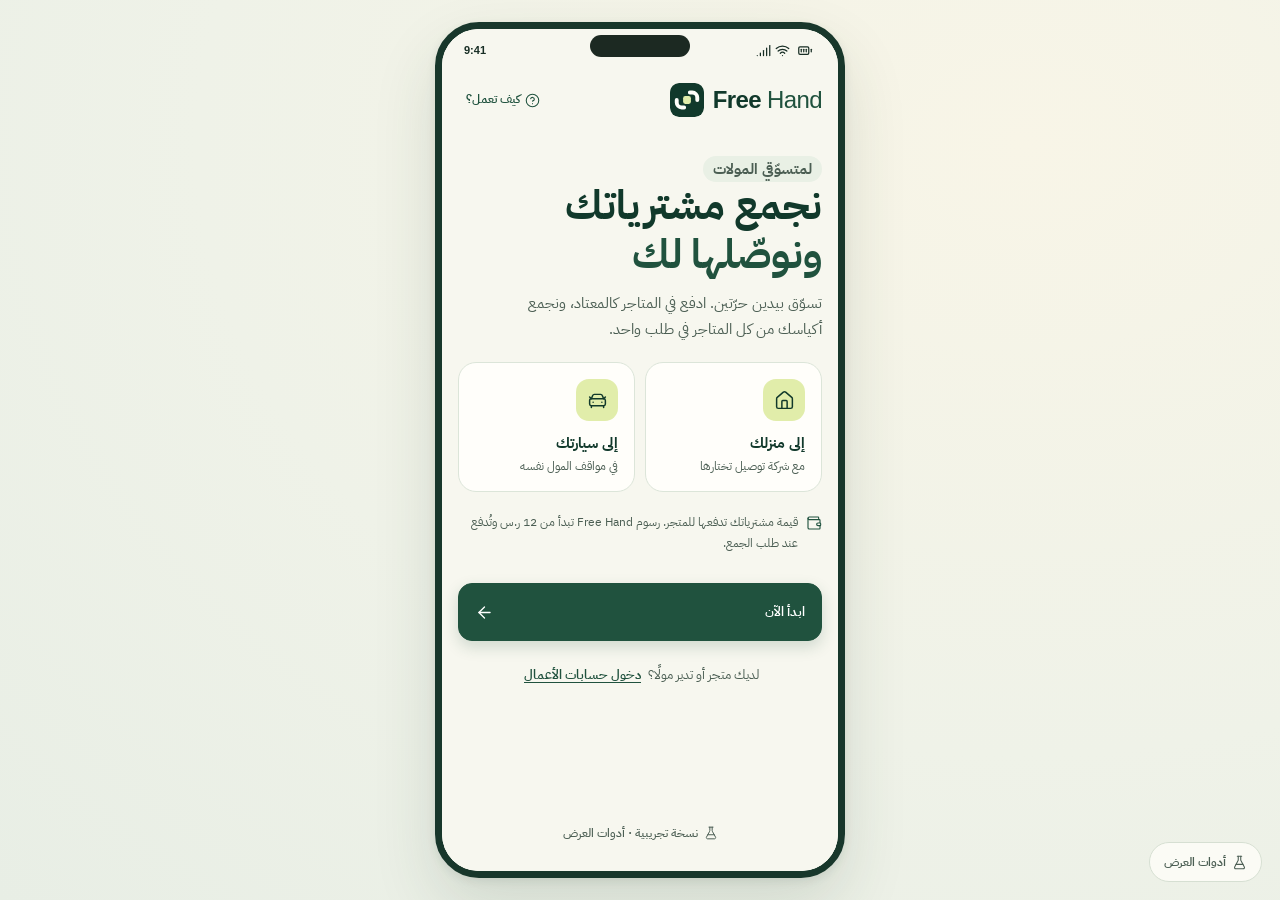
<file: index.html>
<!doctype html>
<html lang="ar" dir="rtl">
<head>
<meta charset="utf-8"><meta name="viewport" content="width=device-width,initial-scale=1,viewport-fit=cover">
<meta name="theme-color" content="#11392b"><meta name="description" content="تسوّق من المتاجر المشاركة واجمع مشترياتك في طلب واحد إلى منزلك أو موقف سيارتك.">
<title>Free Hand | جمع وتوصيل مشتريات المول</title>
<link rel="icon" type="image/svg+xml" href="assets/favicon.svg"><link rel="apple-touch-icon" href="assets/brand/free-hand-icon.svg">
<link rel="stylesheet" href="fonts.css?v=24"><link rel="stylesheet" href="app.css?v=24"><link rel="stylesheet" href="unified.css?v=24"><link rel="stylesheet" href="visit.css?v=24">
<link rel="stylesheet" href="assets/leaflet.css?v=24"><link rel="stylesheet" href="location.css?v=24"><link rel="stylesheet" href="saved-places.css?v=24"><link rel="stylesheet" href="design.css?v=24"></head>
<body class="unified-app">
<div id="studio">
  <header class="studio-header"><a class="studio-brand" href="#" aria-label="Free Hand"><span class="brand-symbol"><i data-lucide="shopping-bag"></i></span><strong dir="ltr">freehand</strong></a><div class="studio-heading"><span class="studio-kicker">PRODUCT EXPERIENCE / 01</span><h1>تطبيق يبدأ معك، من أول خطوة.</h1></div><span class="studio-demo"><span></span> نموذج تفاعلي للعرض فقط</span><button id="map-toggle" class="studio-icon" aria-label="فتح خريطة الصفحات"><i data-lucide="panel-right"></i></button></header>
  <div class="studio-layout">
    <aside id="journey-panel"><div class="panel-title"><span>خريطة التجربة</span><span id="screen-count"></span></div><label class="studio-label" for="role-picker">الواجهة</label><select id="role-picker"><option value="customer">تطبيق العميل</option><option value="merchant">بوابة المتجر</option><option value="operations">تطبيق العمليات</option><option value="delivery">شريك التوصيل</option><option value="mall">إدارة المول</option><option value="admin">إدارة Free Hand</option></select><div id="screen-tree"></div><div class="panel-bottom"><button id="restart-demo"><i data-lucide="rotate-ccw"></i> إعادة الرحلة من البداية</button><p>البيانات والأسعار افتراضية. لا تُرسل رسائل أو تُحصّل مبالغ فعلية.</p></div></aside>
    <section class="prototype-stage" aria-label="معاينة التطبيق"><div class="stage-toolbar"><div class="view-switch"><button data-view="phone" aria-pressed="true"><i data-lucide="smartphone"></i> جوال</button><button data-view="web" aria-pressed="false"><i data-lucide="monitor"></i> شاشة واسعة</button></div><div class="stage-buttons"><button id="presentation-toggle" aria-label="توسيع العرض"><i data-lucide="maximize-2"></i></button><button id="stage-options" aria-label="خيارات العرض"><i data-lucide="sliders-horizontal"></i></button></div></div>
      <div id="device" data-view="phone"><div class="device-notch" aria-hidden="true"></div><div id="phone-app"><div id="system-bar"><span dir="ltr">9:41</span><div><i data-lucide="signal"></i><i data-lucide="wifi"></i><i data-lucide="battery-full"></i></div></div><div id="app-header"></div><main id="app-screen"></main><div id="app-cta"></div><nav id="app-nav" aria-label="تنقل التطبيق"></nav><div id="app-overlay" hidden></div><div id="app-toast" role="status" aria-live="polite" hidden></div></div></div>
      <div class="stage-caption"><span id="current-screen-label">شاشة الافتتاح</span><span id="current-screen-id" dir="ltr">LAUNCH</span></div>
    </section>
    <aside id="context-panel"><div class="context-title">مسار العرض</div><h2 id="context-heading">من فتح التطبيق<br>إلى أول طلب.</h2><p id="context-description">تجربة متصلة يمكنك استعراضها خطوة بخطوة، أو القفز لأي شاشة من خريطة الصفحات.</p><div class="context-actions"><button id="walkthrough-start"><i data-lucide="play"></i><span>ابدأ من فتح التطبيق</span><i data-lucide="arrow-left"></i></button><button id="sample-shopping"><i data-lucide="shopping-bag"></i><span>جرّب جلسة فيها مشتريات</span><i data-lucide="arrow-left"></i></button><button id="sample-order"><i data-lucide="route"></i><span>جرّب طلبًا قيد التنفيذ</span><i data-lucide="arrow-left"></i></button></div><div class="context-note"><i data-lucide="mouse-pointer-2"></i><p>الأزرار والحقول والقوائم قابلة للتجربة. أدوات التحكم هنا خارج واجهة التطبيق.</p></div><div class="demo-shortcuts"><span>للتجربة</span><p dir="ltr">0500000000</p><p>رمز التحقق والاستلام: <b dir="ltr">1234</b></p></div><label class="studio-label" for="scenario-picker">استعراض حالة</label><select id="scenario-picker"><option value="normal">الحالة المعتادة</option><option value="empty">مشتريات فارغة</option><option value="pending">فاتورة قيد التحقق</option><option value="payment-failed">فشل الدفع</option><option value="collecting">جارٍ الجمع</option><option value="ready">جاهز للاستلام</option><option value="delivered">تم التسليم</option></select><div id="branch-control" hidden><label class="studio-label" for="branch-picker">حساب الفرع في العرض</label><select id="branch-picker"><option value="linen">لين للأزياء</option><option value="step">خطوة للأحذية</option><option value="home">دار المنزل</option></select></div></aside>
  </div>
  <footer class="studio-footer"><span>FREE HAND / EXPERIENCE PROTOTYPE</span><span>تصميم تصوري · نوفمبر 2026</span></footer>
</div>
<script src="assets/lucide.min.js?v=24"></script><script src="app.js?v=24"></script><script src="customer.js?v=24"></script><script src="partners.js?v=24"></script><script src="enterprise.js?v=24"></script><script src="studio.js?v=24"></script><script src="unified.js?v=24"></script><script src="access.js?v=24"></script><script src="journey.js?v=24"></script><script src="visit.js?v=24"></script><script src="visit-work.js?v=24"></script><script src="mall-joining.js?v=24"></script><script src="assets/leaflet.js?v=24"></script><script src="address-location.js?v=24"></script><script src="saved-places.js?v=24"></script>
<script src="assets/qrcode-generator.min.js?v=24"></script><script src="design.js?v=24"></script><script src="shell.js?v=24"></script><script src="shopper.js?v=24"></script><script src="business.js?v=24"></script>
</body></html>
</file>
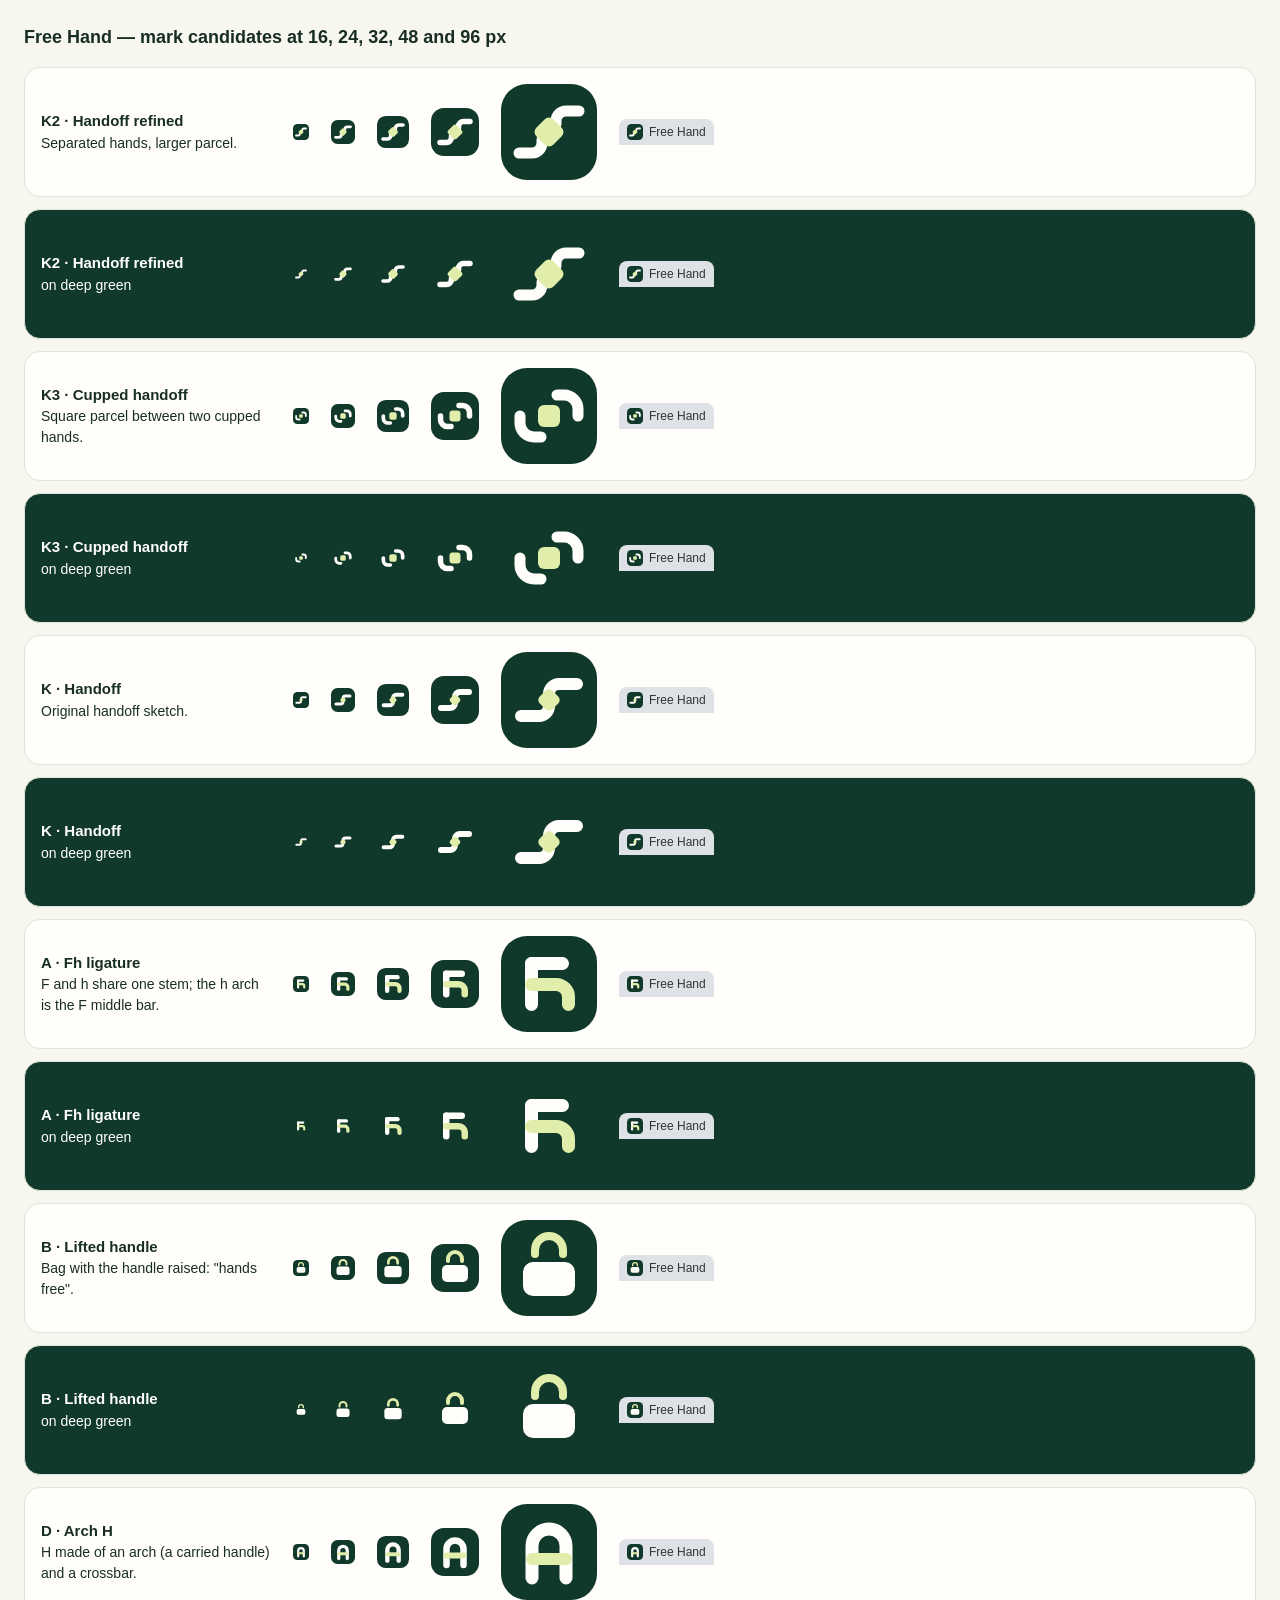
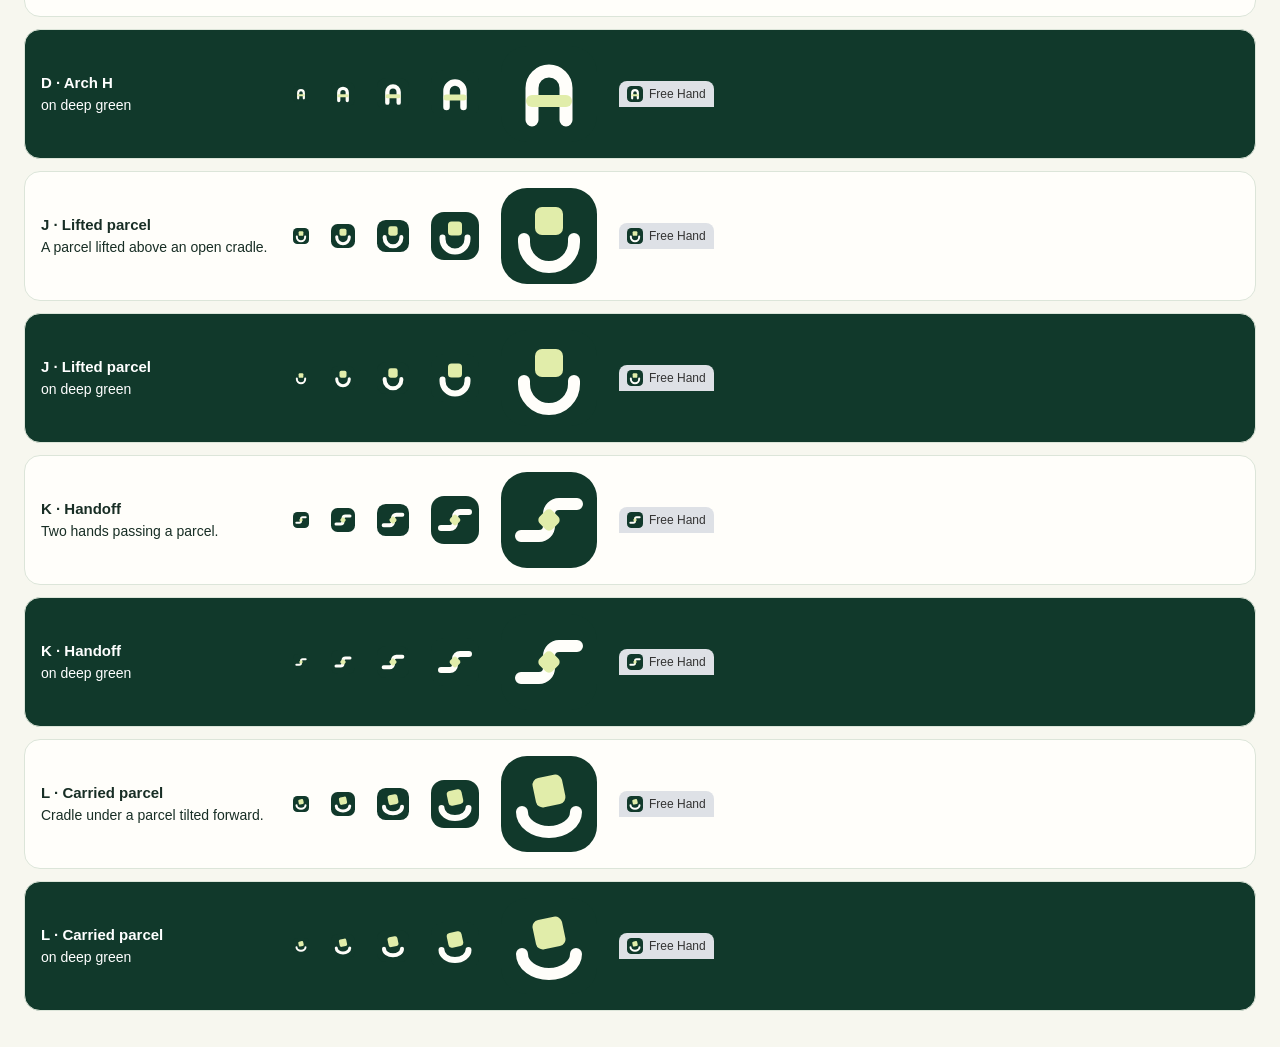
<file: docs/brand/exploration.html>
<!doctype html>
<html lang="en">
<head>
<meta charset="utf-8">
<title>Free Hand mark exploration</title>
<style>
  body { margin: 0; padding: 24px; font: 14px/1.5 'Segoe UI', Arial, sans-serif; background: #f7f7ef; color: #182e25; }
  h1 { font-size: 18px; margin: 0 0 16px; }
  .row { display: flex; align-items: center; gap: 22px; padding: 16px; margin-bottom: 12px; background: #fffefa; border: 1px solid #dce5d9; border-radius: 16px; }
  .row.dark { background: #11392b; color: #fff; }
  .label { width: 230px; }
  .label b { display: block; font-size: 15px; }
  svg { display: block; }
  .tab { display: flex; align-items: center; gap: 6px; padding: 4px 8px; background: #dee1e6; border-radius: 8px 8px 0 0; font-size: 12px; color: #333; }
</style>
</head>
<body>
<h1>Free Hand — mark candidates at 16, 24, 32, 48 and 96 px</h1>
<svg width="0" height="0" style="position:absolute">
  <defs>
    <!-- A. "Fh" ligature: F (white) shares its stem with a lowercase h whose arch (lime) is the F's middle bar. -->
    <symbol id="a" viewBox="0 0 48 48">
      <rect width="48" height="48" rx="13" fill="#11392b"/>
      <rect x="12" y="10.5" width="6.5" height="27" rx="3.25" fill="#fffefa"/>
      <rect x="12" y="10.5" width="22" height="6.5" rx="3.25" fill="#fffefa"/>
      <path d="M15.25 24.25H27.5a6.25 6.25 0 0 1 6.25 6.25v3.75" fill="none" stroke="#e1edaa" stroke-width="6.5" stroke-linecap="round"/>
    </symbol>
    <!-- B. Lifted handle: a bag body with its handle raised away from it — "hands free". -->
    <symbol id="b" viewBox="0 0 48 48">
      <rect width="48" height="48" rx="13" fill="#11392b"/>
      <path d="M17 17v-2a7 7 0 0 1 14 0v2" fill="none" stroke="#e1edaa" stroke-width="4" stroke-linecap="round"/>
      <rect x="11" y="21" width="26" height="17" rx="5" fill="#fffefa"/>
    </symbol>
    <!-- D. Arch H: two stems joined by an arch (a carried handle) with a lime crossbar. -->
    <symbol id="d" viewBox="0 0 48 48">
      <rect width="48" height="48" rx="13" fill="#11392b"/>
      <path d="M15.5 37V21a8.5 8.5 0 0 1 17 0v16" fill="none" stroke="#fffefa" stroke-width="6.5" stroke-linecap="round"/>
      <path d="M15.5 27.5h17" stroke="#e1edaa" stroke-width="6" stroke-linecap="round"/>
    </symbol>
    <!-- J. Lifted package: a parcel raised above an open cradle — "we take it off your hands". -->
    <symbol id="j" viewBox="0 0 48 48">
      <rect width="48" height="48" rx="13" fill="#11392b"/>
      <rect x="17" y="9.5" width="14" height="14" rx="3.5" fill="#e1edaa"/>
      <path d="M11.5 25.5v1.5a12.5 12.5 0 0 0 25 0v-1.5" fill="none" stroke="#fffefa" stroke-width="6" stroke-linecap="round"/>
    </symbol>
    <!-- K. Handoff: two quarter shapes passing a parcel between them. -->
    <symbol id="k" viewBox="0 0 48 48">
      <rect width="48" height="48" rx="13" fill="#11392b"/>
      <path d="M10 32h9a5 5 0 0 0 5-5" fill="none" stroke="#fffefa" stroke-width="6" stroke-linecap="round"/>
      <path d="M38 16h-9a5 5 0 0 0-5 5" fill="none" stroke="#fffefa" stroke-width="6" stroke-linecap="round"/>
      <rect x="19.5" y="19.5" width="9" height="9" rx="2.5" fill="#e1edaa" transform="rotate(45 24 24)"/>
    </symbol>
    <!-- L. Carried parcel: a cradle arc under a parcel tilted forward (motion). -->
    <symbol id="l" viewBox="0 0 48 48">
      <rect width="48" height="48" rx="13" fill="#11392b"/>
      <rect x="16.5" y="10" width="15" height="15" rx="3.5" fill="#e1edaa" transform="rotate(-12 24 17.5)"/>
      <path d="M10.5 28a13.5 10 0 0 0 27 0" fill="none" stroke="#fffefa" stroke-width="6" stroke-linecap="round"/>
    </symbol>
    <!-- K2. Handoff, refined: separated hands, larger parcel. -->
    <symbol id="k2" viewBox="0 0 48 48">
      <rect width="48" height="48" rx="13" fill="#11392b"/>
      <path d="M9 34.5h6.5a5 5 0 0 0 5-5V28" fill="none" stroke="#fffefa" stroke-width="5.5" stroke-linecap="round"/>
      <path d="M39 13.5h-6.5a5 5 0 0 0-5 5V20" fill="none" stroke="#fffefa" stroke-width="5.5" stroke-linecap="round"/>
      <rect x="18" y="18" width="12" height="12" rx="3" fill="#e1edaa" transform="rotate(45 24 24)"/>
    </symbol>
    <!-- K3. Handoff, square parcel held between two cupped hands. -->
    <symbol id="k3" viewBox="0 0 48 48">
      <rect width="48" height="48" rx="13" fill="#11392b"/>
      <path d="M9.5 24v3.5a7 7 0 0 0 7 7H20" fill="none" stroke="#fffefa" stroke-width="5.5" stroke-linecap="round"/>
      <path d="M38.5 24v-3.5a7 7 0 0 0-7-7H28" fill="none" stroke="#fffefa" stroke-width="5.5" stroke-linecap="round"/>
      <rect x="18.5" y="18.5" width="11" height="11" rx="3" fill="#e1edaa"/>
    </symbol>
  </defs>
</svg>
<div id="rows"></div>
<script>
  const sets = [['k2', 'K2 · Handoff refined', 'Separated hands, larger parcel.'], ['k3', 'K3 · Cupped handoff', 'Square parcel between two cupped hands.'], ['k', 'K · Handoff', 'Original handoff sketch.'], ['a', 'A · Fh ligature', 'F and h share one stem; the h arch is the F middle bar.'], ['b', 'B · Lifted handle', 'Bag with the handle raised: "hands free".'], ['d', 'D · Arch H', 'H made of an arch (a carried handle) and a crossbar.'], ['j', 'J · Lifted parcel', 'A parcel lifted above an open cradle.'], ['k', 'K · Handoff', 'Two hands passing a parcel.'], ['l', 'L · Carried parcel', 'Cradle under a parcel tilted forward.']];
  const sizes = [16, 24, 32, 48, 96];
  document.getElementById('rows').innerHTML = sets.map(([id, name, note]) =>
    ['', 'dark'].map(tone => `<div class="row ${tone}"><div class="label"><b>${name}</b>${tone ? 'on deep green' : note}</div>${sizes.map(s => `<svg width="${s}" height="${s}"><use href="#${id}"/></svg>`).join('')}<span class="tab"><svg width="16" height="16"><use href="#${id}"/></svg>Free Hand</span></div>`).join('')).join('');
</script>
</body>
</html>
</file>
<file: fonts.css>
@font-face {
  font-family: 'IBM Plex Sans Arabic';
  font-style: normal;
  font-weight: 400;
  font-display: swap;
  src: url(assets/arabic-1.ttf) format('truetype');
}
@font-face {
  font-family: 'IBM Plex Sans Arabic';
  font-style: normal;
  font-weight: 500;
  font-display: swap;
  src: url(assets/arabic-2.ttf) format('truetype');
}
@font-face {
  font-family: 'IBM Plex Sans Arabic';
  font-style: normal;
  font-weight: 600;
  font-display: swap;
  src: url(assets/arabic-3.ttf) format('truetype');
}
@font-face {
  font-family: 'IBM Plex Sans Arabic';
  font-style: normal;
  font-weight: 700;
  font-display: swap;
  src: url(assets/arabic-4.ttf) format('truetype');
}
</file>
<file: app.css>
:root{color-scheme:light;--ink:#172e25;--green:#174b38;--deep:#103a2d;--lime:#deec99;--mint:#edf3ea;--paper:#fff;--canvas:#f7f7f2;--muted:#7a857d;--line:#e8ebe3;--red:#b04d45;--amber:#8c6b20;--shadow:0 26px 90px #152b2220;--font:"IBM Plex Sans Arabic","Segoe UI",Tahoma,sans-serif}
*{box-sizing:border-box}body{margin:0;background:#f0f2ec;color:var(--ink);font:14px/1.7 var(--font)}button,input,select,textarea{font:inherit}button,a,input,select,textarea{-webkit-tap-highlight-color:transparent}button{cursor:pointer}button:disabled{cursor:not-allowed;opacity:.42}button,a{touch-action:manipulation}button:focus-visible,a:focus-visible,input:focus-visible,select:focus-visible,textarea:focus-visible{outline:3px solid #98b57a;outline-offset:3px}button{border:0}a{color:inherit;text-decoration:none}svg{width:20px;height:20px;stroke-width:1.7;flex-shrink:0}h1,h2,h3,h4,p{margin:0}input,select,textarea{min-width:0;max-width:100%}[hidden]{display:none!important}
.studio-header{height:92px;display:flex;align-items:center;gap:30px;max-width:1580px;margin:auto;padding:0 36px;border-bottom:1px solid #dce3d7}.studio-brand{display:flex;align-items:center;gap:10px;direction:ltr}.studio-brand strong{font:700 25px/1 Arial,sans-serif;letter-spacing:-1px}.studio-brand strong>span{font-size:10px;vertical-align:top;margin-left:2px}.brand-symbol{display:flex;align-items:center;justify-content:center;width:35px;height:38px;border-radius:11px;background:var(--green);color:#fff}.brand-symbol svg{width:22px;height:22px}.studio-heading{border-right:1px solid #d1dbce;padding-right:25px}.studio-kicker{font:10px/1.4 Arial,sans-serif;letter-spacing:2px;color:#788576}.studio-heading h1{font-size:15px;font-weight:500;margin-top:5px}.studio-demo{margin-right:auto;font-size:11px;display:flex;align-items:center;gap:7px;color:#657361;white-space:nowrap}.studio-demo>span{width:6px;height:6px;background:#4d7d4d;border-radius:50%}.studio-icon{display:none;background:transparent;color:var(--ink)}
.studio-layout{max-width:1580px;margin:auto;display:grid;grid-template-columns:248px minmax(430px,1fr) 254px;gap:25px;padding:27px 34px 15px;align-items:start}.studio-layout>aside{min-width:0}.panel-title{display:flex;justify-content:space-between;font-size:14px;font-weight:600;margin-bottom:22px}.panel-title span+span{font-size:11px;color:#7b8979;font-weight:400}.studio-label{display:block;font-size:11px;color:#778472;margin:16px 0 7px}.studio-layout select{width:100%;background:#ffffffb3;border:1px solid #d7dfd2;min-height:43px;border-radius:11px;color:var(--ink);padding:9px 11px;font-size:12px}.tree-group{margin-top:20px}.tree-group h3{font-size:10px;font-weight:500;color:#87927e;margin:0 0 6px;padding:0 8px}.tree-group>button{width:100%;display:flex;align-items:center;text-align:right;gap:9px;min-height:35px;padding:7px 10px;background:transparent;color:#65745e;border-radius:8px;font-size:11px;margin-bottom:2px}.tree-group>button .tree-dot{width:5px;height:5px;background:#bdc9b6;border-radius:50%;flex-shrink:0}.tree-group>button[aria-current=page]{background:#fff;color:var(--green);box-shadow:0 2px 7px #1e3d1b06;font-weight:600}.tree-group>button[aria-current=page] .tree-dot{background:var(--green)}.tree-group>button>span:last-child{margin-right:auto;font:9px/1 Arial,sans-serif;direction:ltr;color:#9aa690}.panel-bottom{border-top:1px solid #dce3d7;padding-top:16px;margin-top:24px}.panel-bottom button{display:flex;gap:8px;align-items:center;color:var(--green);background:transparent;font-size:11px;padding:8px 0}.panel-bottom button svg{width:15px;height:15px}.panel-bottom p{font-size:10px;color:#88927f;line-height:1.9;margin-top:10px}
.tree-group{border-bottom:1px solid #dfe5d8;padding-bottom:11px;margin-top:13px}.tree-group summary{list-style:none;display:flex;align-items:center;justify-content:space-between;font-size:10px;font-weight:500;color:#819071;padding:5px 8px 10px;cursor:pointer}.tree-group summary::-webkit-details-marker{display:none}.tree-group summary svg{width:12px;height:12px;transition:transform .15s}.tree-group[open] summary svg{transform:rotate(180deg)}#screen-tree{max-height:calc(100dvh -370px);overflow-y:auto;scrollbar-width:thin;padding-left:6px}
.prototype-stage{min-width:0;display:flex;flex-direction:column;align-items:center;padding:0 10px 22px;position:sticky;top:16px}.stage-toolbar{display:flex;align-items:center;justify-content:space-between;width:min(430px,100%);gap:10px;margin-bottom:20px}.view-switch{display:flex;gap:3px;background:#e5eadd;padding:4px;border-radius:11px}.view-switch button{display:flex;align-items:center;gap:6px;background:transparent;border-radius:8px;padding:6px 11px;font-size:10px;color:#71826a;min-height:30px}.view-switch button[aria-pressed=true]{background:#fff;color:var(--green);box-shadow:0 1px 5px #17372108}.view-switch svg{width:14px;height:14px}.stage-buttons{display:flex;gap:5px}.stage-buttons button{background:transparent;color:#778572;width:30px;height:32px;display:flex;align-items:center;justify-content:center;border-radius:8px}.stage-buttons button:hover{background:#e4e9de}.stage-buttons svg{width:17px;height:17px}
#device{width:390px;height:824px;border:7px solid #1c2922;border-radius:46px;box-shadow:var(--shadow),inset 0 0 0 1px #5d665c;position:relative;background:var(--canvas);padding:0;overflow:hidden;flex-shrink:0;isolation:isolate}.device-notch{position:absolute;z-index:30;top:7px;left:50%;transform:translateX(-50%);width:105px;height:24px;background:#1c2922;border-radius:18px;pointer-events:none}#phone-app{height:100%;display:flex;flex-direction:column;position:relative;overflow:hidden;border-radius:37px;background:var(--canvas)}#system-bar{height:43px;min-height:43px;display:flex;align-items:center;justify-content:space-between;padding:8px 22px 0;direction:ltr;font:600 12px/1 Arial,sans-serif;background:var(--canvas);color:var(--ink);z-index:11}#system-bar>div{display:flex;align-items:center;gap:4px}#system-bar svg{width:15px;height:15px;stroke-width:2}#system-bar svg:last-child{width:22px}
#app-header{flex-shrink:0}#app-screen{flex:1;min-height:0;overflow-y:auto;overflow-x:hidden;overscroll-behavior:contain;scrollbar-width:none;position:relative}#app-screen::-webkit-scrollbar{display:none}#app-screen.animating{animation:screen-enter .2s ease-out}#app-cta{flex-shrink:0;padding:14px 21px 18px;background:var(--canvas);border-top:1px solid transparent}#app-cta:empty{display:none}#app-nav{flex-shrink:0;display:grid;grid-template-columns:repeat(var(--tabs,4),minmax(0,1fr));gap:0;background:var(--paper);border-top:1px solid var(--line);padding:8px 8px 15px;z-index:8}#app-nav:empty{display:none}#app-nav button{background:transparent;display:flex;flex-direction:column;align-items:center;gap:4px;font-size:9px;line-height:1.5;color:#8d978e;padding:6px 2px;min-height:46px;position:relative}#app-nav svg{width:21px;height:21px}#app-nav button[aria-current=page]{color:var(--green);font-weight:600}#app-nav button[aria-current=page]:before{content:"";width:29px;height:3px;position:absolute;top:-8px;background:var(--green);border-radius:0 0 4px 4px}
.stage-caption{width:min(390px,100%);display:flex;justify-content:space-between;color:#7a8870;font-size:10px;margin-top:17px;gap:12px}.stage-caption span:last-child{font:9px/1.6 Arial,sans-serif;letter-spacing:1px;color:#96a18b}.context-title{font-size:10px;color:#7f8d74;letter-spacing:.5px;margin:8px 0 14px}.context-title:before{content:"";display:inline-block;width:6px;height:6px;border-radius:50%;background:#95aa70;margin-left:7px}#context-panel h2{font-size:27px;line-height:1.7;font-weight:500;letter-spacing:-.5px}#context-panel>p{font-size:11px;color:#7d8875;line-height:2.1;margin-top:12px}.context-actions{display:flex;flex-direction:column;gap:8px;margin-top:27px}.context-actions button{background:#fff;border:1px solid #e1e6da;border-radius:12px;display:flex;align-items:center;gap:10px;text-align:right;padding:13px 12px;color:#4f6546;font-size:11px;min-height:50px}.context-actions svg{width:15px;height:15px}.context-actions span{flex:1}.context-actions svg:last-child{width:13px}.context-note{display:flex;gap:10px;color:#88957c;margin-top:24px;font-size:10px;line-height:1.9}.context-note svg{width:16px;height:16px;margin-top:3px}.demo-shortcuts{border-top:1px solid #dce3d7;border-bottom:1px solid #dce3d7;padding:16px 0;margin-top:21px;color:#87917e;font-size:10px}.demo-shortcuts>span{display:block;margin-bottom:5px}.demo-shortcuts>p[dir=ltr]{text-align:right;color:#5b6e50;letter-spacing:1px;font:12px/1.8 Arial,sans-serif}.demo-shortcuts b{font-weight:500;color:#5b6e50}.studio-footer{max-width:1580px;margin:8px auto 0;padding:15px 36px 22px;display:flex;justify-content:space-between;border-top:1px solid #dce3d7;color:#8b967f;font-size:9px}.studio-footer>span:first-child{font:9px/1.7 Arial,sans-serif;letter-spacing:2px}
/* App foundations */
.a-pad{padding:18px 21px 25px}.a-stack{display:flex;flex-direction:column;gap:15px}.a-row{display:flex;align-items:center;justify-content:space-between;gap:10px;flex-wrap:wrap}.a-inline{display:flex;align-items:center;gap:10px;min-width:0}.a-grow{flex:1;min-width:0}.a-muted{color:var(--muted);font-size:11px;line-height:1.9}.a-small{font-size:11px}.a-code{display:inline-block;direction:ltr;font:11px/1.8 Arial,sans-serif;letter-spacing:.5px;color:var(--muted)}.a-title{font-size:24px;line-height:1.6;font-weight:600;letter-spacing:-.6px}.a-sub{font-size:11px;line-height:2;color:var(--muted);margin-top:7px}.a-section{font-size:14px;font-weight:600;line-height:1.7}.a-sectionrow{display:flex;justify-content:space-between;align-items:center;gap:8px;margin:5px 0 12px}.a-link{background:transparent;color:var(--green);font-size:10px;font-weight:500;display:inline-flex;align-items:center;gap:4px;padding:5px 0}.a-link svg{width:13px;height:13px}.a-button{display:flex;justify-content:center;align-items:center;gap:8px;min-height:49px;border-radius:14px;padding:12px 16px;background:var(--green);color:#fff;font-size:12px;font-weight:500;width:100%;transition:background .15s}.a-button:hover:not(:disabled){background:#0f3b2a}.a-button.secondary{background:var(--paper);color:var(--green);border:1px solid #dce4d7}.a-button.ghost{background:transparent;color:var(--green);min-height:37px;padding:8px}.a-button.lime{background:var(--lime);color:var(--deep)}.a-button.dark{background:#18251e}.a-button.small{min-height:36px;padding:7px 12px;width:auto;font-size:10px;border-radius:9px}.a-button svg{width:17px;height:17px}.a-iconbtn{width:36px;height:36px;border-radius:11px;display:inline-flex;justify-content:center;align-items:center;background:var(--paper);border:1px solid var(--line);color:var(--ink);flex-shrink:0}.a-iconbtn svg{width:17px;height:17px}.a-iconbtn.clear{background:transparent;border-color:transparent}.a-pagehead{height:62px;padding:10px 17px;display:flex;align-items:center;justify-content:space-between;gap:10px;background:var(--canvas)}.a-pagehead h1{font-size:14px;font-weight:600}.a-pagehead>.a-spacer{width:36px}.a-card{background:var(--paper);border:1px solid var(--line);border-radius:17px;padding:16px;min-width:0}.a-card.soft{background:var(--mint);border-color:transparent}.a-card.dark{background:var(--deep);color:#fff;border-color:var(--deep)}.a-tag{font-size:9px;color:#4c7052;background:#edf4e9;border-radius:6px;display:inline-flex;align-items:center;gap:4px;padding:3px 7px;line-height:1.7}.a-tag.warn{background:#f7efdc;color:var(--amber)}.a-tag.red{background:#f9ebe8;color:var(--red)}.a-tag.neutral{background:#f0f2ed;color:#7a8575}.a-tag:before{content:"";width:4px;height:4px;background:currentColor;border-radius:50%;flex-shrink:0}.a-rule{height:1px;background:var(--line);border:0;margin:13px 0}.a-grid2{display:grid;grid-template-columns:repeat(2,minmax(0,1fr));gap:10px}.a-grid3{display:grid;grid-template-columns:repeat(3,minmax(0,1fr));gap:9px}.a-note{font-size:10px;line-height:1.9;background:var(--mint);color:#527047;display:flex;gap:8px;align-items:flex-start;border-radius:11px;padding:11px 12px}.a-note svg{width:15px;height:15px;margin-top:3px}.a-note.warn{color:var(--amber);background:#f8f1e2}.a-note.error{color:var(--red);background:#fbefec}.a-empty{text-align:center;padding:31px 15px;display:flex;flex-direction:column;align-items:center;gap:11px}.a-empty .empty-art{width:91px;height:91px;border-radius:32px;background:#eaf0e4;display:flex;align-items:center;justify-content:center;transform:rotate(-6deg);margin:9px 0 12px}.empty-art svg{width:39px;height:39px;color:#527348;transform:rotate(6deg);stroke-width:1.3}.a-empty h2{font-size:17px;font-weight:500}.a-empty p{font-size:11px;line-height:2;color:var(--muted);max-width:245px}.a-avatar{display:flex;align-items:center;justify-content:center;width:37px;height:37px;border-radius:13px;background:#e6ecde;color:#47613c;font-size:13px;flex-shrink:0}.store-logo{display:flex;align-items:center;justify-content:center;width:40px;height:42px;border-radius:12px;background:#f1ece4;color:#5f584b;flex-shrink:0;font-size:18px;font-weight:500}.store-logo.step{background:#e9eeed;color:#4a6864}.store-logo.home{background:#efe8e2;color:#8c6e59}.a-itemrow{display:flex;align-items:center;gap:11px;padding:13px 0;border-top:1px solid var(--line)}.a-itemrow:first-child{padding-top:0;border-top:0}.a-itemrow:last-child{padding-bottom:0}.a-itemrow h3{font-size:12px;font-weight:500}.a-chevron{width:14px;height:14px;color:#a2ab9c;flex-shrink:0}.a-form{display:flex;flex-direction:column;gap:16px}.a-field{display:flex;flex-direction:column;gap:7px;font-size:11px;color:#596952}.a-field input,.a-field select,.a-field textarea{background:var(--paper);border:1px solid #dfe5d9;border-radius:12px;min-height:49px;width:100%;padding:11px 13px;color:var(--ink);font-size:13px}.a-field input::placeholder,.a-field textarea::placeholder{color:#a3ab9c}.a-field textarea{resize:vertical;min-height:100px;line-height:1.9}.a-field input:focus,.a-field select:focus,.a-field textarea:focus{border-color:#829775;outline:0;box-shadow:0 0 0 3px #dfe9d64d}.a-phonefield{display:flex;align-items:center;gap:12px;direction:ltr;background:#fff;border:1px solid #dfe5d9;border-radius:12px;padding:0 13px}.a-phonefield input{border:0;padding-inline:0;box-shadow:none!important;font:15px/1.7 Arial,sans-serif;letter-spacing:1px}.a-phonefield span{font:12px/1 Arial,sans-serif;color:#62755c;white-space:nowrap}.a-phonefield b{font-size:18px;font-weight:400}.a-phonefield:focus-within{border-color:#829775;box-shadow:0 0 0 3px #dfe9d64d}.a-check{display:flex;align-items:flex-start;gap:9px;font-size:10px;color:#78846e;line-height:1.9}.a-check input{width:17px;height:17px;accent-color:var(--green);flex-shrink:0;margin:2px 0 0}.a-error{color:var(--red);background:#faefec;font-size:10px;padding:9px 12px;border-radius:9px;margin-bottom:12px}.a-metric small{font-size:10px;color:#829078;display:block}.a-metric strong{font-size:22px;font-weight:600;line-height:1.5;display:block;margin:3px 0}.a-metric span{font-size:9px;color:#9aa490}.a-listbutton{width:100%;display:flex;align-items:center;gap:11px;background:#fff;color:var(--ink);padding:15px 0;text-align:right;border-bottom:1px solid var(--line)}.a-listbutton:last-child{border-bottom:0}.a-listbutton .a-grow{font-size:12px}.a-listbutton>svg:first-child{width:18px;height:18px;color:#708367}
/* First-open experience */
.app-splash #system-bar{background:var(--deep);color:#fff}.app-splash #phone-app{background:var(--deep)}.app-splash #app-screen{background:var(--deep);color:#fff}.splash{height:100%;min-height:420px;display:flex;flex-direction:column;align-items:center;justify-content:center;padding:40px 25px;position:relative;overflow:hidden}.splash-mark{width:88px;height:96px;border-radius:28px;background:var(--lime);color:var(--deep);display:flex;justify-content:center;align-items:center;box-shadow:0 20px 45px #00000012;transform:rotate(-8deg);margin-bottom:26px}.splash-mark svg{width:46px;height:46px;stroke-width:1.45;transform:rotate(8deg)}.splash h1{font:700 43px/1.2 Arial,sans-serif;letter-spacing:-2px}.splash p{font-size:14px;color:#c2d1ba;margin-top:12px;letter-spacing:1px}.splash-bottom{position:absolute;bottom:28px;display:flex;flex-direction:column;align-items:center;gap:15px}.splash-bottom small{font-size:9px;color:#8fa58c}.splash-bottom button{background:#ffffff0d;border:1px solid #ffffff20;color:#e2ebd7;padding:9px 20px;border-radius:30px;font-size:10px}.splash-dots{display:flex;gap:5px}.splash-dots span{width:4px;height:4px;background:#b8cc9f;border-radius:50%;animation:dot 1.2s infinite}.splash-dots span:nth-child(2){animation-delay:.2s}.splash-dots span:nth-child(3){animation-delay:.4s}
.onboarding{display:flex;flex-direction:column;min-height:100%;padding:12px 22px 15px}.onboard-top{display:flex;align-items:center;justify-content:space-between;margin-bottom:10px}.mini-brand{font:700 20px/1 Arial,sans-serif;letter-spacing:-.7px;direction:ltr}.mini-brand span{color:#74934b}.onboard-top button{background:transparent;font-size:10px;color:#86917d;padding:8px}.onboard-art{height:315px;min-height:260px;flex:1;max-height:350px;position:relative;margin:0 -6px 15px;border-radius:125px 125px 23px 23px;overflow:hidden;background:#eee9dc}.onboard-art img{width:100%;height:100%;object-fit:cover;object-position:center;display:block}.onboard-art:after{content:"";position:absolute;inset:0;background:linear-gradient(0deg,#132d1420,transparent 45%)}.onboard-float{position:absolute;z-index:1;background:#fffffff2;border-radius:12px;padding:9px 12px;box-shadow:0 10px 30px #172e2510;display:flex;gap:7px;align-items:center;font-size:10px;color:#4b6341;bottom:27px;right:15px}.onboard-float svg{width:17px;height:17px}.onboard-float.second{right:auto;left:12px;bottom:79px;background:var(--green);color:#fff;transform:rotate(-4deg)}.onboard-copy{padding:3px 2px}.onboard-copy small{font-size:9px;letter-spacing:1px;color:#84916f}.onboard-copy h1{font-size:29px;font-weight:600;line-height:1.55;letter-spacing:-.7px;margin:8px 0}.onboard-copy p{font-size:11px;line-height:2;color:#839077;max-width:286px}.onboard-dots{display:flex;justify-content:center;gap:5px;margin:18px 0 3px;direction:ltr}.onboard-dots span{height:4px;width:5px;border-radius:4px;background:#dce3d1}.onboard-dots span.active{width:21px;background:var(--green)}.auth-art{width:62px;height:65px;border-radius:21px;background:#e5edda;color:var(--green);display:flex;align-items:center;justify-content:center;margin:8px 0 22px}.auth-art svg{width:29px;height:29px;stroke-width:1.4}.auth-lead{margin-bottom:27px}.auth-legal{font-size:9px;text-align:center;color:#9aa28f;line-height:2;margin-top:20px}.otp-display{font:22px/1.5 Arial,sans-serif!important;letter-spacing:16px;text-align:center;direction:ltr;padding-right:0!important}.auth-resend{display:flex;justify-content:space-between;font-size:10px;color:#8a967f;margin-top:13px}.auth-resend button{background:transparent;color:var(--green);font-size:10px}
/* Home / sessions */
.home-head{padding:13px 21px;display:flex;justify-content:space-between;align-items:center;gap:10px}.location-button{display:flex;align-items:center;gap:6px;background:transparent;text-align:right;color:var(--ink);padding:0}.location-button svg:first-child{width:16px;height:16px;color:#729061}.location-button small{display:block;color:#9aa48e;font-size:9px}.location-button strong{font-size:11px;font-weight:500}.location-button svg:last-child{width:11px;height:11px;color:#7a8c6b}.home-actions{display:flex;gap:8px;align-items:center}.home-hello{font-size:22px;font-weight:500;letter-spacing:-.5px}.home-intro{font-size:11px;color:#8e9983;margin-top:4px}.session-card{background:var(--deep);border-radius:20px;padding:21px;color:#fff;position:relative;overflow:hidden}.session-card>.a-row{align-items:flex-start}.session-card small{font-size:9px;color:#b5c6a5}.session-card h2{font-size:22px;line-height:1.6;font-weight:500;letter-spacing:-.5px;margin:8px 0}.session-card .session-bag{position:absolute;left:-3px;bottom:18px;width:97px;height:114px;background:#ffffff09;border:1px solid #ffffff12;border-radius:45px 45px 18px 18px;transform:rotate(-10deg);display:flex;align-items:center;justify-content:center}.session-bag svg{width:50px;height:50px;stroke-width:1.25;color:#d4e3a0}.session-card .a-button{width:auto;min-height:36px;font-size:10px;border-radius:10px;margin-top:16px;padding:8px 12px}.session-card .a-tag{background:#ffffff12;color:#dbe9c3;position:relative;z-index:1}.quick-actions{display:grid;grid-template-columns:repeat(3,minmax(0,1fr));gap:10px}.quick-actions button{background:transparent;display:flex;flex-direction:column;gap:8px;align-items:center;color:#6d7d61;font-size:10px;padding:4px}.quick-actions .quick-icon{width:46px;height:46px;border:1px solid #e3e9dc;border-radius:15px;background:#fff;display:flex;align-items:center;justify-content:center;color:#45683d}.quick-icon svg{width:21px;height:21px}.session-count{font-size:10px;background:#e9efdf;color:#64814d;border-radius:7px;padding:2px 7px}.mall-banner{height:128px;background:#e9ebdf;border-radius:14px;position:relative;overflow:hidden;display:flex;align-items:end;padding:17px;color:#294f34;background-image:linear-gradient(0deg,#153b25ad,#12291a00);background-size:cover;background-position:center 37%}.mall-banner h2{color:#fff;font-size:20px;font-weight:500}.mall-card{padding:0;overflow:hidden}.mall-card .mall-banner{border-radius:0;height:135px}.mall-card .mall-info{padding:15px}.mall-card button{border:0;text-align:right;background:transparent;display:block;width:100%;padding:0}.mall-info h3{font-size:13px;font-weight:500}.session-code{padding:22px;text-align:center;background:#fff;border:1px solid var(--line);border-radius:20px}.session-code .qr-box{margin:0 auto 14px;width:152px;height:152px;border:1px solid #dfe6d6;border-radius:16px;padding:14px;display:flex;align-items:center;justify-content:center}.qr-box img{width:100%;height:100%;image-rendering:pixelated}.session-code h2{font:600 22px/1.5 Arial,sans-serif;letter-spacing:2px}.session-code p{font-size:10px;color:#91a082;line-height:1.9;margin-top:9px}.bag-check{display:flex;gap:9px;align-items:center;padding:12px 0;border-top:1px solid var(--line)}.bag-check:first-child{border:0;padding-top:0}.bag-check:last-child{padding-bottom:0}.bag-check input{width:17px;height:17px;accent-color:var(--green);margin:0;flex-shrink:0}.bag-check h3{font-size:11px;font-weight:500}.bag-check p{font-size:9px;color:#92a087;margin-top:3px}.bag-mini-icon{width:32px;height:35px;background:#f3f4ed;border-radius:9px;display:flex;align-items:center;justify-content:center;color:#82916e;flex-shrink:0}.bag-mini-icon svg{width:17px;height:17px}.store-head{display:flex;align-items:center;gap:10px;margin-bottom:14px}.store-head h2{font-size:13px;font-weight:500}.store-head p{font-size:9px;color:#9aa58e;margin-top:2px}.store-head .a-link{margin-right:auto}.cta-total{display:flex;align-items:center;justify-content:space-between;margin-bottom:12px;font-size:10px;color:#8b9780}.cta-total strong{font-size:14px;color:var(--ink);font-weight:500}.checkout-steps{display:flex;align-items:center;gap:5px;padding:0 21px 10px}.checkout-steps span{height:3px;flex:1;border-radius:3px;background:#e3e8db}.checkout-steps span.on{background:var(--green)}.destination-card{display:flex;align-items:center;gap:12px;width:100%;text-align:right;background:#fff;border:1px solid #e1e6d8;border-radius:15px;padding:16px;color:var(--ink)}.destination-card[aria-pressed=true]{border-color:#577b42;background:#f1f5e9;box-shadow:0 0 0 1px #577b4220}.destination-card .destination-icon{width:41px;height:44px;background:#f1f4eb;border-radius:12px;display:flex;align-items:center;justify-content:center;color:#5c7c48}.destination-card h3{font-size:12px;font-weight:500}.destination-card p{font-size:10px;color:#95a085;margin-top:4px}.a-radio{width:16px;height:16px;border:1px solid #cbd7bf;border-radius:50%;margin-right:auto;display:flex;align-items:center;justify-content:center}.destination-card[aria-pressed=true] .a-radio{border:5px solid var(--green)}.price-line{display:flex;justify-content:space-between;gap:10px;font-size:11px;padding:5px 0;color:#7d8d6c}.price-line.total{font-size:13px;color:var(--ink);font-weight:600;margin-top:7px;border-top:1px solid var(--line);padding-top:13px}.payment-choice{width:100%;display:flex;align-items:center;gap:10px;text-align:right;background:#fff;border:1px solid var(--line);padding:15px;border-radius:13px;color:var(--ink)}.payment-choice[aria-pressed=true]{border-color:#719157;background:#f4f7ee}.pay-logo{height:25px;min-width:45px;padding:4px 6px;border:1px solid #e3e6dc;border-radius:5px;display:flex;justify-content:center;align-items:center;font:600 10px/1 Arial,sans-serif;background:#fff;color:#183322}.pay-logo.mada{color:#087661}.payment-choice p{font-size:10px;color:#9aa58e}.success-screen{text-align:center;padding:25px 22px}.success-icon{display:flex;align-items:center;justify-content:center;width:91px;height:91px;border-radius:32px;background:#e6efdc;margin:12px auto 23px;transform:rotate(-7deg)}.success-icon svg{width:39px;height:39px;stroke-width:1.5;color:#426b31;transform:rotate(7deg)}.success-screen h1{font-size:24px;font-weight:500}.success-screen>p{font-size:11px;color:#8d9c7c;line-height:2;margin:10px auto 25px;max-width:270px}.success-summary{margin-top:25px;text-align:right}.order-card-title{font-size:11px;font-weight:600}.tracking-hero{background:var(--deep);color:#fff;border-radius:18px;padding:20px}.tracking-hero small{font-size:9px;color:#bdcfa8}.tracking-hero h2{font-size:21px;font-weight:500;line-height:1.6;margin:7px 0}.tracking-hero p{font-size:10px;color:#b9caa4;line-height:1.9}.tracking-time{display:flex;align-items:baseline;gap:5px;margin-top:13px}.tracking-time strong{font:500 25px/1.5 Arial,sans-serif;direction:ltr}.tracking-time span{font-size:10px;color:#bdcda9}.a-timeline{display:flex;flex-direction:column}.timeline-item{display:flex;gap:12px;position:relative;padding-bottom:22px;color:#a0aa95}.timeline-item:last-child{padding-bottom:0}.timeline-item:not(:last-child):before{content:"";position:absolute;right:12px;top:28px;height:calc(100% - 31px);width:1px;background:#dce5d0}.timeline-item.done:not(:last-child):before{background:#78965b}.timeline-dot{width:25px;height:25px;border:1px solid #dce4d2;border-radius:50%;display:flex;align-items:center;justify-content:center;background:#fff;flex-shrink:0;color:#9caa8e}.timeline-dot svg{width:13px;height:13px}.timeline-item.done{color:#3b5c2e}.timeline-item.done .timeline-dot{background:#e8f0de;border-color:#d7e3c7;color:#436b30}.timeline-item.current .timeline-dot{background:var(--green);border-color:var(--green);color:#fff;box-shadow:0 0 0 4px #e9f0e1}.timeline-item h3{font-size:11px;font-weight:500;line-height:1.7}.timeline-item p{font-size:9px;color:#98a58b;line-height:1.9;margin-top:4px}.delivery-code{display:flex;justify-content:space-between;align-items:center;background:#f0f5e8;border-radius:12px;padding:14px 16px;margin-top:10px}.delivery-code strong{font:500 24px/1.5 Arial,sans-serif;letter-spacing:5px;color:#406331}.delivery-code span{font-size:10px;color:#839571}.order-tabs{display:flex;border-bottom:1px solid var(--line);gap:25px;padding:0 21px}.order-tabs button{background:transparent;color:#9aa58f;font-size:11px;padding:10px 2px 13px;border-bottom:2px solid transparent}.order-tabs button[aria-pressed=true]{color:var(--green);border-color:var(--green)}.a-stars{display:flex;justify-content:center;gap:10px;direction:ltr;margin:23px 0}.a-stars button{padding:3px;background:transparent;color:#ccd5bf}.a-stars svg{width:29px;height:29px;stroke-width:1.3}.a-stars button.selected{color:#b99748}.a-stars button.selected svg{fill:#d8bd66;stroke:#b99748}
#phone-app .a-field input:not(.otp-display),#phone-app .a-field select,#phone-app .a-field textarea{font-size:16px}#phone-app .a-button{font-size:13px}#phone-app .a-button.small{font-size:11px}#app-nav button{font-size:10px}
/* Operations and management */
.task-banner{display:flex;justify-content:space-between;gap:10px;align-items:center;padding:12px 14px;background:#eaf1e1;border-radius:12px;color:#5a7747;font-size:10px}.task-title{font-size:19px;font-weight:500}.table-row{display:grid;grid-template-columns:1.4fr .7fr 1fr;gap:8px;font-size:10px;padding:12px 0;align-items:center;border-top:1px solid var(--line)}.table-row:first-child{border-top:0;padding-top:0}.table-row:last-child{padding-bottom:0}.storage-grid{display:grid;grid-template-columns:repeat(3,minmax(0,1fr));gap:8px}.storage-grid>div{padding:16px 5px;text-align:center;border:1px solid #e4eadb;border-radius:12px;background:#f8faf4}.storage-grid>div.occupied{background:#eaf1df;border-color:#d6e3c5}.storage-grid h3{font:600 14px/1.7 Arial,sans-serif;color:#557341}.storage-grid p{font-size:9px;color:#9aa88b;margin-top:5px}.metric-strip{display:grid;grid-template-columns:repeat(3,minmax(0,1fr));gap:9px}.metric-strip .a-card{padding:12px}.a-chat{display:flex;flex-direction:column;gap:12px}.chat-bubble{font-size:11px;line-height:2;background:#fff;padding:13px;border:1px solid var(--line);border-radius:14px 14px 3px 14px;max-width:90%;align-self:flex-start}.chat-bubble.me{background:#e9f0df;border-color:transparent;border-radius:14px 14px 14px 3px;align-self:flex-end}.chat-time{font-size:8px;color:#9baa8b;margin-top:3px;display:block}.attachment{border:1px dashed #cbd9bd;border-radius:12px;padding:15px;display:flex;align-items:center;justify-content:center;gap:8px;color:#799363;font-size:10px;background:#f8faf4}.attachment svg{width:17px;height:17px}.chip-row{display:flex;gap:6px;flex-wrap:wrap}.chip-row button{background:#fff;border:1px solid #e1e7d8;border-radius:8px;padding:6px 9px;color:#8b9a7c;font-size:9px}.chip-row button[aria-pressed=true]{background:#eaf0e0;color:#476e32;border-color:#b5c99f}.badge-icon{width:36px;height:36px;border-radius:12px;background:#edf3e5;color:#557a3d;display:flex;align-items:center;justify-content:center;flex-shrink:0}.badge-icon svg{width:18px;height:18px}
/* Sheets and feedback */
#app-overlay{position:absolute;inset:0;background:#13251970;z-index:25;display:flex;align-items:flex-end;backdrop-filter:blur(3px)}.a-sheet{width:100%;max-height:88%;overflow-y:auto;border-radius:25px 25px 0 0;background:var(--canvas);padding:10px 21px 23px;box-shadow:0 -12px 60px #001c1520;animation:sheet-enter .2s ease-out}.sheet-handle{width:32px;height:4px;background:#d1dac8;border-radius:4px;margin:0 auto 19px}.a-sheet h2{font-size:18px;font-weight:500;margin-bottom:9px}.a-sheet>p{font-size:11px;color:#87987a;line-height:2}.sheet-actions{display:flex;flex-direction:column;gap:9px;margin-top:21px}#app-toast{position:absolute;z-index:50;bottom:90px;left:17px;right:17px;background:#1b3529;color:#fff;border-radius:12px;padding:13px 15px;font-size:10px;line-height:1.9;box-shadow:0 8px 20px #15382020;text-align:center}#app-toast.error{background:#7c413a}.admin-web #device[data-view=web]{width:100%;max-width:900px;height:820px;border:1px solid #d5decf;border-radius:18px;box-shadow:0 12px 50px #14382310}.admin-web #device[data-view=web] .device-notch,.admin-web #device[data-view=web] #system-bar{display:none}.admin-web #device[data-view=web] #phone-app{border-radius:17px}.admin-web #device[data-view=web] .a-pad{padding:25px 30px}.admin-web #device[data-view=web] .a-stack.web-grid{display:grid;grid-template-columns:repeat(2,minmax(0,1fr))}.admin-web #device[data-view=web] .metric-strip{grid-template-columns:repeat(3,minmax(0,1fr))}.admin-web #device[data-view=web] #app-nav button{flex-direction:row;justify-content:center;gap:10px}.presentation .studio-layout{display:flex;justify-content:center}.presentation .studio-layout>aside{display:none}.presentation .prototype-stage{width:100%;max-width:1080px}.presentation .studio-heading,.presentation .studio-demo,.presentation .studio-footer{display:none}.presentation .studio-header{height:72px}.presentation .prototype-stage{position:static}.presentation .stage-toolbar{width:min(430px,100%)}
.present-exit{display:none;background:#fff;border:1px solid #dce3d7;border-radius:9px;padding:7px 12px;font-size:10px;color:var(--green);align-items:center;gap:7px;margin-right:auto}.present-exit svg{width:14px;height:14px}.presentation .present-exit{display:inline-flex}body.options-open #context-panel{display:block;position:fixed;top:92px;left:18px;bottom:20px;width:280px;background:#f1f3ed;border:1px solid #dce3d7;border-radius:18px;padding:22px;z-index:90;overflow-y:auto;box-shadow:0 10px 60px #142c2325}
@keyframes screen-enter{from{opacity:.45;transform:translateX(-7px)}to{opacity:1;transform:translateX(0)}}@keyframes sheet-enter{from{transform:translateY(25px);opacity:.6}to{transform:translateY(0);opacity:1}}@keyframes dot{0%,70%,100%{opacity:.3;transform:translateY(0)}35%{opacity:1;transform:translateY(-3px)}}
@media(min-width:1450px){#device{height:852px;width:402px}.studio-layout{grid-template-columns:265px minmax(430px,1fr) 280px;gap:38px;padding-inline:40px}#journey-panel{padding-top:6px}#context-panel{padding-top:3px}}
@media(max-width:1190px){.studio-layout{grid-template-columns:220px minmax(390px,1fr);gap:20px;padding:24px}#context-panel{display:none}.studio-heading{display:none}.studio-header{padding-inline:25px}.prototype-stage{padding-inline:0}.studio-demo{margin-right:auto}}
@media(max-width:720px){.studio-layout{display:block;padding:14px 10px}.studio-header{height:65px;padding:0 17px;gap:12px}.studio-brand strong{font-size:21px}.brand-symbol{width:29px;height:33px;border-radius:9px}.brand-symbol svg{width:18px;height:18px}.studio-demo{font-size:9px}.studio-icon{display:flex;align-items:center;justify-content:center;width:30px;height:34px;margin-right:4px}#journey-panel{display:none;position:fixed;top:65px;right:0;bottom:0;background:#f0f2ec;width:min(310px,90vw);padding:24px;z-index:80;overflow-y:auto;box-shadow:-20px 0 70px #142b2825;border-left:1px solid #dce3d7}#journey-panel.open{display:block}.prototype-stage{position:static}.stage-toolbar{margin-bottom:14px}.studio-footer{padding:12px 18px}.studio-footer span+span{display:none}#device{width:min(390px,100%);height:810px}.stage-caption{padding:0 6px}.presentation .studio-header{height:60px}.presentation .studio-layout{padding:0}.presentation .stage-toolbar,.presentation .stage-caption{display:none}.presentation #device{width:100%;height:calc(100dvh - 60px);border:0;border-radius:0;box-shadow:none}.presentation #phone-app{border-radius:0}.presentation .device-notch{display:none}.presentation #system-bar{display:none}.presentation .prototype-stage{padding-bottom:0}}
@media(max-width:390px){.studio-demo{font-size:8px}#device{border-width:5px;border-radius:39px;height:780px}#phone-app{border-radius:33px}.a-pad{padding-inline:17px}.a-pagehead{padding-inline:13px}.onboarding{padding-inline:19px}.onboard-copy h1{font-size:27px}.onboard-art{height:285px;min-height:235px}.onboard-copy p{font-size:10px}.a-title{font-size:22px}.a-card{padding:14px}.metric-strip{gap:6px}.a-metric strong{font-size:20px}.a-metric small{font-size:9px}.studio-header{padding-inline:12px;gap:9px}.studio-brand strong{font-size:19px}.studio-demo>span{display:none}}
@media(prefers-reduced-motion:reduce){*{scroll-behavior:auto!important;animation:none!important;transition:none!important}}
/* Business journeys retain the same material, typography and mobile scale. */
.business-hero{padding:22px 22px 24px;border-radius:20px;background:var(--deep);color:#fff;position:relative;overflow:hidden}.business-hero:after{content:"";position:absolute;width:150px;height:150px;left:-55px;bottom:-75px;border:28px solid #deec9914;border-radius:50%;pointer-events:none}.business-hero small{font:10px/1.6 Arial,sans-serif;letter-spacing:1.8px;color:#c5d9b6}.business-hero .a-row>span{display:flex;width:37px;height:37px;border:1px solid #d3e4c830;border-radius:12px;align-items:center;justify-content:center;color:var(--lime)}.business-hero h2{font-size:27px;font-weight:500;line-height:1.55;letter-spacing:-.4px;margin:16px 0 9px;overflow-wrap:anywhere}.business-hero p{font-size:11px;color:#c8d9c4;line-height:2;max-width:95%}.business-trail{display:flex;justify-content:space-between;position:relative;padding:0 0 13px;gap:7px;border-bottom:1px solid var(--line)}.business-trail>div{display:flex;align-items:center;gap:5px;min-width:0;color:#a0aa98}.business-trail span{width:21px;height:21px;border:1px solid #d9e1d3;border-radius:50%;font:10px/1 Arial,sans-serif;display:flex;align-items:center;justify-content:center;flex-shrink:0}.business-trail small{font-size:9px}.business-trail .done{color:var(--green)}.business-trail .done span{background:var(--green);border-color:var(--green);color:#fff}.business-trail svg{width:12px;height:12px}.business-list{margin:14px 0 0;padding-right:17px;color:#7a8871;font-size:11px;line-height:2.1}.business-list li+li{margin-top:8px}.document-upload{position:relative;display:flex;align-items:center;gap:12px;padding:18px;background:#f0f5e9;border:1px dashed #b6caa4;border-radius:13px;overflow:hidden;cursor:pointer}.document-upload>span{min-width:0}.document-upload strong{display:block;font-size:11px;font-weight:500}.document-upload small{display:block;font-size:9px;color:#819174;overflow-wrap:anywhere}.document-upload svg{width:22px;height:22px;color:var(--green)}.document-upload input{position:absolute;inset:0;opacity:0;cursor:pointer;width:100%;height:100%}.demo-url{padding:12px;background:#f0f4eb;border-radius:10px;color:var(--green);font:11px/1.7 monospace;overflow-wrap:anywhere;margin-top:12px}.parcel-dimensions{display:grid;grid-template-columns:repeat(3,minmax(0,1fr));gap:9px}.parcel-dimensions input{padding-inline:10px}.quote-context{display:flex;align-items:center;justify-content:space-between;gap:10px;padding:12px;background:#eaf0e2;border-radius:12px}.quote-context>span{display:flex;align-items:center;gap:7px;font-size:10px;color:#65814e}.quote-context svg{width:15px;height:15px}.quote-sort{display:flex;padding:4px;border-radius:12px;background:#e7ecdf;gap:3px}.quote-sort button{display:flex;align-items:center;justify-content:center;gap:6px;flex:1;background:transparent;font-size:10px;color:#809174;padding:9px 6px;border-radius:9px}.quote-sort button[aria-pressed=true]{background:#fff;color:var(--green);box-shadow:0 2px 6px #123c2409}.quote-sort svg{width:14px;height:14px}.quote-card{border:1px solid #e1e8d9;background:#fff;border-radius:17px;overflow:hidden}.quote-card.selected{border-color:#608c4b;box-shadow:0 0 0 2px #8fac6b14}.quote-main{background:transparent;display:block;width:100%;padding:17px 17px 13px;text-align:right;color:var(--ink)}.quote-main h3{font-size:15px;font-weight:500}.quote-main .a-inline p{font-size:10px;color:#8b9980;margin-top:1px}.carrier-mark{width:40px;height:40px;display:flex;align-items:center;justify-content:center;flex-shrink:0;border-radius:12px;background:#e4e8f5;color:#374a7c;font:700 23px/1 Arial,sans-serif;direction:ltr}.carrier-mark.sms a{color:inherit}.carrier-mark.sms a,.carrier-mark.smsa{background:#e9e8f4;color:#5a438c}.carrier-mark.aramex{background:#f9eae7;color:#bc514a}.carrier-mark.spl{background:#e4f0ed;color:#30856f}.quote-price{display:flex;align-items:center;justify-content:space-between;gap:8px;margin-top:15px}.quote-price>strong{font-size:22px;font-weight:500;white-space:nowrap;letter-spacing:-.5px}.quote-price .a-tag{font-size:8px}.quote-eta{display:flex;align-items:center;gap:6px;color:#718260;font-size:10px;margin-top:5px}.quote-eta svg{width:13px;height:13px}.quote-fees{display:flex;gap:14px;margin-top:10px;padding-top:11px;border-top:1px solid #edf0e7;font-size:9px;color:#97a08e}.quote-detail{padding:10px 17px;background:#f8faf5;display:flex;align-items:center;justify-content:space-between;width:100%;border-top:1px solid #edf0e7;font-size:9px;color:#748967}.quote-detail svg{width:12px;height:12px}.quote-card.selected .a-radio{border-color:var(--green);box-shadow:inset 0 0 0 4px #fff;background:var(--green)}.carrier-summary h3{font-size:13px}.carrier-summary .price-line{font-size:10px}.audit-event{display:flex;gap:11px;padding:15px 0;border-bottom:1px solid var(--line)}.audit-event:first-child{padding-top:0}.audit-event:last-child{border:0;padding-bottom:0}.audit-event h3{font-size:12px;font-weight:500}.audit-event p{font-size:10px;color:#829274;overflow-wrap:anywhere}.audit-event small{font-size:9px;color:#a0ab96;direction:ltr}.enterprise-launchers{border-top:1px solid #dce3d7;padding-top:4px;margin-top:21px}.enterprise-launchers button{background:#fff9;color:#607650;border:1px solid #dce4d4;border-radius:10px;padding:10px 11px;font-size:10px;display:flex;align-items:center;width:100%;gap:9px;margin-bottom:8px;text-align:right}.enterprise-launchers button span{flex:1}.enterprise-launchers button svg{width:15px;height:15px}.enterprise-launchers button svg:last-child{width:12px;height:12px}.a-form>.a-check+.a-check{margin-top:6px}.a-field textarea{min-height:90px}.a-card .price-line strong{max-width:65%;text-align:left;overflow-wrap:anywhere}.a-error{overflow-wrap:anywhere}.a-note span{min-width:0;overflow-wrap:anywhere}.a-inline .a-grow{min-width:0}.a-card h3{overflow-wrap:anywhere}.a-inline h3{overflow-wrap:anywhere}
@media(max-width:390px){.business-hero{padding:18px}.business-hero h2{font-size:24px}.quote-main{padding:15px}.quote-price>strong{font-size:20px}.business-trail{gap:3px}.business-trail small{font-size:8px}.business-trail>div{gap:3px}.parcel-dimensions{gap:6px}.parcel-dimensions .a-field{font-size:9px}}
.admin-web #device[data-view=web] .a-pad{max-width:1040px;margin-inline:auto;width:100%}.admin-web #device[data-view=web] .business-hero{padding:28px 30px}.admin-web #device[data-view=web] .business-hero h2{font-size:34px}.admin-web #device[data-view=web] .quote-card{max-width:620px;width:100%;margin-inline:auto}.admin-web #device[data-view=web] .business-trail{max-width:620px;width:100%;margin-inline:auto}
</file>
<file: unified.css>
/* One mobile-first application. Presentation plumbing stays out of the product. */
body.unified-app{background:#e9ede5;min-height:100dvh;overflow-x:hidden}
.unified-app .studio-header,.unified-app #journey-panel,.unified-app #context-panel,.unified-app .stage-toolbar,.unified-app .stage-caption,.unified-app .studio-footer{display:none!important}
.unified-app .studio-layout{display:flex;justify-content:center;max-width:none;padding:26px 20px;min-height:100dvh;align-items:center}
.unified-app .prototype-stage{position:relative;top:auto;padding:0;width:auto;min-width:0}
.unified-app #device,.unified-app #device[data-view=web]{width:430px;height:min(920px,calc(100dvh - 52px));min-height:640px;border:7px solid #203329;border-radius:44px;box-shadow:0 32px 90px #213c2a25;background:var(--canvas)}
.unified-app #phone-app{border-radius:36px}
.unified-app #system-bar{height:37px;min-height:37px;padding-top:5px;font-size:11px}
.unified-app .device-notch{width:100px;height:22px;top:6px}
.unified-app #app-screen{scroll-behavior:smooth}
.unified-app #app-cta{padding:12px 20px 15px;border-top:1px solid #e9ede2;background:#f7f7f2f5}
.unified-app #app-cta .a-button+.a-button{margin-top:8px}
.unified-app #app-cta:empty{display:none}
.unified-app .a-pad{padding:17px 20px 24px}
.unified-app .a-stack{gap:16px}
.unified-app .a-sub,.unified-app .a-muted{font-size:12px;line-height:1.9}
.unified-app .a-title{font-size:25px;line-height:1.6;letter-spacing:-.45px}
.unified-app .a-field{font-size:12px}
.unified-app .a-field input,.unified-app .a-field select{min-height:51px;font-size:14px}
.unified-app .a-button{font-size:13px;min-height:51px}
.unified-app .a-button.small{font-size:11px;min-height:38px}
.unified-app .a-link{font-size:11px}
.unified-app .a-note{font-size:11px;line-height:1.9}
.unified-app .a-check{font-size:12px;gap:10px}
.unified-app .a-check input{width:19px;height:19px}
.unified-app .a-pagehead{height:55px;padding-inline:15px;border-bottom:1px solid #e9ede3}
.unified-app .a-pagehead h1{font-size:15px;font-weight:500;max-width:calc(100% - 88px);overflow-wrap:anywhere;text-align:center;line-height:1.5}
.unified-app .a-listbutton .a-grow{font-size:13px}
.unified-app #app-nav{padding:7px 8px 11px;background:#fff}
.unified-app #app-nav button{font-size:10px;min-height:46px;gap:5px}
.unified-app #app-nav button[aria-current=page]:before{display:none}
.unified-app #app-nav button[aria-current=page]{background:#eff4e8;border-radius:13px}
.unified-app .a-empty{padding:22px 12px}
.unified-app .a-empty h2{font-size:20px}
.unified-app .a-empty p{font-size:12px;max-width:300px}
.unified-app .a-empty .empty-art{width:78px;height:78px;border-radius:27px;margin-bottom:7px}
#u-appbar{min-height:54px;display:flex;align-items:center;justify-content:space-between;padding:5px 20px 10px;gap:12px;border-bottom:1px solid #e9ede2;flex-shrink:0;background:var(--canvas)}
.u-space-switch{display:flex;align-items:center;gap:7px;background:#eaf0e1;color:var(--green);padding:7px 9px;border-radius:10px;min-height:35px;max-width:58%}
.u-space-switch>span{display:flex}.u-space-switch>span svg{width:15px;height:15px}.u-space-switch>svg{width:12px;height:12px}.u-space-switch strong{font-size:11px;font-weight:500;white-space:nowrap;overflow:hidden;text-overflow:ellipsis}
.u-brand-button{display:flex;flex-direction:column;align-items:flex-end;color:var(--deep);padding:0;background:transparent;min-width:0}
.u-brand-button b{font:700 20px/1.1 Arial,sans-serif;letter-spacing:-.7px}.u-brand-button b span{color:#88a25f;font-size:11px}.u-brand-button small{font-size:8px;color:#9aa38e;line-height:1.7}
.u-welcome{height:100%;min-height:530px;display:flex;flex-direction:column;padding:20px 23px 17px}
.u-welcome-brand{display:flex;align-items:center;justify-content:space-between;gap:15px}.u-welcome-brand>strong{font:700 25px/1.2 Arial,sans-serif;letter-spacing:-1px}.u-welcome-brand>strong span{color:#92a95f;font-size:13px}.u-welcome-brand>span{font-size:10px;color:#879576}
.u-welcome-art{position:relative;min-height:180px;height:clamp(200px,29vh,285px);overflow:hidden;border-radius:26px;margin:22px 0 23px;flex-shrink:1;background:#e8eee0}.u-welcome-art img{width:100%;height:100%;object-fit:cover;object-position:center 56%}.u-art-pill{position:absolute;bottom:14px;left:13px;right:13px;display:flex;align-items:center;justify-content:center;gap:7px;background:#ffffffd9;border:1px solid #fff9;backdrop-filter:blur(8px);border-radius:12px;padding:10px 6px;font-size:10px;color:#45603d}.u-art-pill svg{width:15px;height:15px}
.u-welcome-copy>span{font-size:10px;color:#8ca273}.u-welcome-copy h1{font-size:32px;line-height:1.5;font-weight:600;letter-spacing:-.8px;margin:5px 0 9px}.u-welcome-copy p{font-size:12px;color:#85917b;line-height:2.1;max-width:95%}.u-welcome-steps{display:flex;align-items:center;justify-content:space-between;gap:8px;margin-top:22px;font-size:10px;color:#65804e}.u-welcome-steps span{display:flex;gap:5px;align-items:center;white-space:nowrap}.u-welcome-steps svg{width:16px;height:16px}.u-welcome-steps>i{width:15px;height:1px;background:#d5dfc9;flex-shrink:1}
.u-legal{font-size:11px;color:#8b9780;line-height:2}.u-demo-hint{display:flex;align-items:center;justify-content:center;gap:6px;padding:12px;background:#eff3e8;border-radius:11px;font-size:10px;color:#82956f;flex-wrap:wrap}.u-demo-hint svg{width:15px;height:15px}.u-demo-hint b{font-weight:500}
.u-mall-heading{display:flex;justify-content:space-between;align-items:center;padding:15px 20px 13px;background:var(--canvas)}.u-current-mall{display:flex;align-items:center;gap:9px;color:var(--ink);background:transparent;padding:0;text-align:right;min-width:0}.u-map-icon{width:36px;height:39px;border-radius:12px;background:#e5eddc;color:#577745;display:flex;align-items:center;justify-content:center;flex-shrink:0}.u-map-icon svg{width:19px;height:19px}.u-current-mall>span:nth-child(2){display:flex;flex-direction:column;min-width:0}.u-current-mall small{font-size:9px;color:#8b9980}.u-current-mall strong{font-size:15px;font-weight:500;line-height:1.6;overflow-wrap:anywhere}.u-current-mall>svg{width:13px;height:13px;color:#829176}.u-mall-heading>.a-iconbtn{background:#fff;border-color:#e5eadd}
.u-directory{gap:15px!important;padding-top:7px!important}.u-directory-intro{display:flex;align-items:center;justify-content:space-between;gap:10px}.u-directory-intro small{font-size:11px;color:#8e9c80}.u-directory-intro h1{font-size:24px;font-weight:500;line-height:1.7;letter-spacing:-.6px}.u-session-dot{display:flex;align-items:center;gap:5px;font-size:9px;color:#789165;white-space:nowrap}.u-session-dot>span{width:5px;height:5px;border-radius:50%;background:#719858;box-shadow:0 0 0 4px #e7eedc}
.u-directory-banner{background:var(--deep);color:#fff;border-radius:21px;padding:20px 21px;position:relative;overflow:hidden;min-height:158px;display:flex;align-items:center;justify-content:space-between}.u-directory-banner>div{position:relative;z-index:1;max-width:75%}.u-directory-banner small{font-size:9px;color:#c6d9b7;letter-spacing:.1px}.u-directory-banner h2{font-size:26px;font-weight:500;line-height:1.5;margin:7px 0}.u-directory-banner p{font-size:10px;color:#c8d5be}.u-directory-banner>span{width:77px;height:92px;background:var(--lime);border-radius:22px;display:flex;align-items:center;justify-content:center;color:var(--green);transform:rotate(-12deg);position:absolute;left:-2px;bottom:23px;box-shadow:10px 5px 0 #ffffff0c}.u-directory-banner>span svg{width:37px;height:37px;stroke-width:1.4;transform:rotate(12deg)}.u-directory-banner:after{content:"";position:absolute;left:-40px;top:-40px;width:130px;height:130px;border:22px solid #deec9910;border-radius:50%}
.u-search{display:flex;align-items:center;gap:9px;background:#fff;border:1px solid #e2e8da;border-radius:13px;min-height:49px;padding:0 13px}.u-search>svg{width:17px;height:17px;color:#93a084}.u-search input{width:100%;border:0;background:transparent;outline:0;font-size:12px;color:var(--ink);min-width:0;min-height:47px}.u-search input::placeholder{color:#a0aa95}.u-search>button{display:flex;background:transparent;padding:4px;color:#81936f}.u-search>button svg{width:15px;height:15px}.u-category-strip{display:flex;gap:7px;overflow-x:auto;scrollbar-width:none;margin-inline:-20px;padding-inline:20px;scroll-snap-type:x proximity;min-height:35px;align-items:flex-start}.u-category-strip::-webkit-scrollbar{display:none}.u-category-strip>button{flex-shrink:0;border:1px solid #e3e9dc;border-radius:10px;background:#fff;color:#849576;padding:7px 12px;font-size:10px;scroll-snap-align:start}.u-category-strip>button[aria-pressed=true]{background:var(--green);border-color:var(--green);color:#fff}.u-result-count{font-size:10px;color:#95a187}
.u-stores-grid{display:grid;grid-template-columns:repeat(2,minmax(0,1fr));gap:12px}.u-store-card{background:#fff;border:1px solid #e5eadd;border-radius:17px;overflow:hidden;min-width:0}.u-store-open{display:block;background:transparent;color:var(--ink);padding:0;width:100%;text-align:right}.u-store-art{height:106px;background:#ebe8df;position:relative;overflow:hidden;display:flex;align-items:center;justify-content:center;color:#77705c}.u-store-art:before,.u-store-cover:before{content:"";position:absolute;width:93px;height:103px;border:16px solid #ffffff50;border-radius:65px 65px 0 0;left:-20px;bottom:-43px;transform:rotate(-18deg)}.u-store-art:after{content:"";position:absolute;width:78px;height:78px;border:1px solid #ffffff70;border-radius:50%;top:-28px;right:-20px}.u-store-art.step,.u-store-cover.step{background:#e3ebe6;color:#567569}.u-store-art.home,.u-store-cover.home{background:#eee3d7;color:#8e7359}.u-store-art.aroma,.u-store-cover.aroma{background:#e5e5d8;color:#75764e}.u-store-art.beauty,.u-store-cover.beauty{background:#eee3e2;color:#987774}.u-store-art.tech,.u-store-cover.tech{background:#e1e8eb;color:#647e89}.u-store-art.sport,.u-store-cover.sport{background:#e4e9d4;color:#78904d}.u-store-art.books,.u-store-cover.books{background:#e9e3d7;color:#8a7559}.u-store-art.gifts,.u-store-cover.gifts{background:#e7dfeb;color:#927b9b}.u-store-glyph{position:absolute;left:13px;top:13px;display:flex;opacity:.5}.u-store-glyph svg{width:17px;height:17px;stroke-width:1.3}.u-store-name{display:flex;align-items:center;justify-content:center;width:49px;height:55px;background:#ffffff60;border:1px solid #ffffff8a;border-radius:15px;font-size:29px;font-weight:500;box-shadow:0 7px 12px #273b2710}.u-store-done{position:absolute;right:9px;top:9px;background:#fff8;width:21px;height:21px;border-radius:50%;display:flex;align-items:center;justify-content:center;color:#527841}.u-store-done svg{width:12px;height:12px}.u-store-copy{padding:10px 12px 5px}.u-store-copy h3{font-size:13px;font-weight:500;overflow-wrap:anywhere}.u-store-copy p{font-size:9px;color:#a0aa94;margin-top:1px}.u-store-card-bottom{padding:5px 11px 10px;display:flex;align-items:center;justify-content:space-between;gap:4px}.u-store-card-bottom small{font-size:8px;color:#91a07f}.u-add-store{width:29px;height:29px;border:1px solid #e0e8d5;border-radius:9px;background:#f3f6ec;color:#63804f;display:flex;align-items:center;justify-content:center;flex-shrink:0}.u-add-store svg{width:15px;height:15px}.u-add-store.added{background:var(--green);border-color:var(--green);color:#fff}
.u-plan-shortcut{display:flex;align-items:center;justify-content:space-between;gap:10px;width:100%;padding:15px;background:#eaf1de;color:#5e7a48;border-radius:13px;font-size:10px}.u-plan-shortcut span,.u-plan-shortcut strong{display:flex;gap:6px;align-items:center}.u-plan-shortcut strong{font-size:10px;font-weight:500}.u-plan-shortcut svg{width:15px;height:15px}
.u-mall-card{display:block;text-align:right;background:#fff;border:1px solid #e2e8da;border-radius:19px;overflow:hidden;color:var(--ink);width:100%}.u-mall-visual{height:111px;background:#e6ecdc;position:relative;overflow:hidden;display:flex;align-items:center;justify-content:center}.u-mall-visual>span{display:flex;color:#81936d;z-index:2}.u-mall-visual>span svg{width:44px;height:44px;stroke-width:1}.u-mall-visual>i{position:absolute;bottom:-1px;width:75px;height:89px;border:1px solid #c9d5ba;background:#f4f7eb80;border-radius:40px 40px 0 0;transform:skewY(-8deg);left:25px}.u-mall-visual>i:nth-of-type(2){left:100px;height:65px}.u-mall-visual>i:nth-of-type(3){left:auto;right:20px;height:120px;width:100px}.u-mall-card.alternate .u-mall-visual{background:#e9e2d8}.u-mall-card.alternate .u-mall-visual>i{border-color:#d8c8b4;background:#f9f4eb80}.u-mall-card-copy{padding:13px 16px 16px}.u-mall-card-copy h3{font-size:17px;font-weight:500}.u-mall-card-copy p{font-size:11px;color:#93a087;margin-top:4px}.u-mall-card-copy>span{display:flex;gap:7px;align-items:center;color:#64804f;font-size:11px;margin-top:11px}.u-mall-card-copy>span svg{width:14px;height:14px}.u-small-note{font-size:10px;color:#9eaa92;text-align:center}
.u-store-cover{border-radius:20px;min-height:190px;position:relative;overflow:hidden;background:#ebe8df;color:#77705c;display:flex;flex-direction:column;align-items:center;justify-content:center;padding:20px;gap:10px}.u-store-cover>span{width:62px;height:65px;background:#ffffff60;border:1px solid #fff9;border-radius:18px;display:flex;align-items:center;justify-content:center;z-index:1}.u-store-cover>span svg{width:29px;height:29px;stroke-width:1.3}.u-store-cover>strong{font-size:25px;font-weight:500;z-index:1}.u-store-cover>small{font-size:10px;z-index:1}.u-detail-features{display:flex;justify-content:space-between;gap:8px;flex-wrap:wrap}.u-detail-features span{display:flex;align-items:center;gap:5px;font-size:10px;color:#788c67}.u-detail-features svg{width:15px;height:15px}
.u-plan-progress{background:#ebf1e2;padding:15px;border-radius:13px}.u-plan-progress>span{font-size:11px;color:#718a5c}.u-plan-progress>div{height:5px;background:#dbe5cf;border-radius:4px;overflow:hidden;margin-top:8px}.u-plan-progress i{display:block;height:100%;background:#789a56;border-radius:4px}.u-plan-list{display:flex;flex-direction:column;gap:10px}.u-plan-item{display:flex;gap:11px;align-items:center;padding:15px 13px;background:#fff;border:1px solid #e4e9dc;border-radius:15px}.u-plan-number{width:29px;height:29px;border-radius:50%;border:1px solid #dfe7d5;color:#82956e;display:flex;align-items:center;justify-content:center;font:12px/1 Arial,sans-serif;flex-shrink:0}.u-plan-item.complete .u-plan-number{background:#eaf2e1;border-color:transparent;color:#618548}.u-plan-number svg{width:14px;height:14px}.u-plan-title{font-size:14px;font-weight:500;background:transparent;color:var(--ink);padding:0;text-align:right}.u-plan-item p{font-size:10px;color:#98a38e;margin-top:3px}.u-plan-tools{display:flex;gap:13px;margin-top:7px}.u-plan-tools button{background:transparent;color:#99a489;font-size:9px;display:flex;gap:3px;align-items:center;padding:0}.u-plan-tools svg{width:11px;height:11px}
.u-session-qr{padding:20px;background:#fff;border:1px solid #e4e9db;border-radius:21px;text-align:center}.u-session-qr img{display:block;width:145px;height:145px;margin:auto}.u-session-qr strong{display:block;font:500 20px/1.5 Arial,sans-serif;color:#436234;margin:12px 0 5px;letter-spacing:1px}.u-session-qr p{font-size:11px;color:#92a082}.u-waiting{display:flex;gap:11px;align-items:center;padding:15px;border-radius:13px;background:#eff3e8}.u-waiting>span{width:8px;height:8px;border:2px solid #7b9562;border-radius:50%;box-shadow:0 0 0 5px #dfe9d2}.u-waiting h3{font-size:12px;font-weight:500;color:#78925e}.u-waiting p{font-size:10px;color:#97a48a;margin-top:1px}.u-demo-disclosure,.u-advanced,.u-page-index{border:1px solid #e2e8d9;border-radius:14px;background:#fff;padding:14px}.u-demo-disclosure summary,.u-advanced summary,.u-page-index summary{display:flex;align-items:center;gap:7px;list-style:none;font-size:11px;color:#829570;cursor:pointer;justify-content:space-between}.u-demo-disclosure summary::-webkit-details-marker,.u-advanced summary::-webkit-details-marker,.u-page-index summary::-webkit-details-marker{display:none}.u-demo-disclosure summary svg,.u-advanced summary svg{width:15px;height:15px}.u-demo-disclosure>p,.u-advanced>p,.u-page-index>p{font-size:10px;color:#9aa68c;line-height:1.9;margin:12px 0}.u-demo-disclosure .a-button{margin-top:15px}.u-advanced .a-grid2{margin-block:13px}
.u-account-avatar{display:flex;align-items:center;justify-content:center;width:56px;height:60px;border-radius:18px;background:#e8efde;color:#567742;font-size:24px}.u-partner-invite{display:flex;gap:13px;border-radius:17px;padding:17px;background:#e8efdd}.u-partner-invite>span{width:39px;height:42px;flex-shrink:0;display:flex;align-items:center;justify-content:center;border-radius:12px;background:#dbe7c9;color:#658446}.u-partner-invite h3{font-size:15px;font-weight:500}.u-partner-invite p{font-size:11px;color:#859773;line-height:1.9;margin:4px 0 11px}
.u-space-card{display:flex;align-items:center;gap:12px;padding:17px;background:#fff;border:1px solid #e3e9db;border-radius:16px;text-align:right;width:100%;color:var(--ink)}.u-space-symbol{display:flex;align-items:center;justify-content:center;width:42px;height:46px;border-radius:13px;background:#eef3e7;color:#779362;flex-shrink:0}.u-space-symbol svg{width:20px;height:20px}.u-space-card strong{font-size:14px;font-weight:500;display:block}.u-space-card small{display:block;font-size:10px;color:#97a48b;line-height:1.9;margin-top:4px}.u-space-card em{font-size:9px;background:#edf3e4;color:#799662;padding:2px 6px;border-radius:5px;font-style:normal;display:inline-block;margin-top:8px}.u-space-card>svg{width:15px;height:15px;color:#9aa98b}
.u-business-choice{border:1px solid #dfe7d4;border-radius:19px;padding:23px 20px;text-align:right;display:flex;gap:16px;background:#fff;color:var(--ink);width:100%}.u-business-choice>span{display:flex;align-items:center;justify-content:center;flex-shrink:0;width:49px;height:54px;background:#e9f0df;border-radius:15px;color:#6c8c51}.u-business-choice>span svg{width:25px;height:25px;stroke-width:1.4}.u-business-choice h3{font-size:19px;font-weight:500}.u-business-choice p{font-size:11px;color:#98a48b;line-height:2;margin:6px 0 13px}.u-business-choice strong{display:flex;align-items:center;gap:8px;font-size:11px;font-weight:500;color:#6e8a55}.u-business-choice strong svg{width:14px;height:14px}
.u-mini-steps{display:flex;align-items:center;gap:11px;margin-bottom:3px}.u-mini-steps>span{font-size:10px;color:#a0ab94}.u-mini-steps>span.active{color:#5b7e42}.u-mini-steps i{height:1px;flex:1;background:#dce4d1}.u-checkpoint{display:flex;align-items:center;gap:10px;padding:12px 0;font-size:12px;color:#a0ab95;border-bottom:1px solid #edf0e8}.u-checkpoint:first-child{padding-top:0}.u-checkpoint:last-child{padding-bottom:0;border:0}.u-checkpoint svg{width:18px;height:18px}.u-checkpoint.done{color:#72935b}.u-feature-heading{font-size:12px;font-weight:500;color:#8c9d7b;margin-bottom:10px}.u-pending-banner{display:flex;align-items:flex-start;gap:10px;border-radius:14px;padding:14px;background:#f3eddc;color:#98804f}.u-pending-banner>svg{width:18px;height:18px;flex-shrink:0;margin-top:3px}.u-pending-banner strong{font-size:12px;font-weight:500}.u-pending-banner p{font-size:10px;line-height:1.9;color:#a3946f;margin-top:3px}.u-active-order{display:flex;align-items:center;gap:10px;text-align:right;width:100%;padding:14px;border-radius:13px;background:#e9f0de;color:#67864b}.u-active-order>span{flex:1}.u-active-order strong{display:block;font-size:13px;font-weight:500}.u-active-order small{display:block;font:9px/1.6 Arial,sans-serif;color:#92a37b}.u-active-order>svg{width:18px;height:18px}.u-active-order>svg:last-child{width:14px;height:14px}
.u-demo-chips{display:flex;gap:7px;flex-wrap:wrap;margin-top:13px}.u-demo-chips>button{font-size:10px;border:1px solid #e1e8d5;border-radius:8px;padding:8px 9px;background:#f7f9f2;color:#8b9d79}.u-page-index details{margin-top:12px;border-top:1px solid #e9eee1;padding-top:12px}.u-page-index h4{font-size:10px;color:#a1ac95;font-weight:400;margin:13px 0 7px}.u-page-index details>button{display:flex;align-items:center;justify-content:space-between;gap:10px;width:100%;background:transparent;color:#758e61;border:0;padding:9px 4px;font-size:10px;text-align:right}.u-page-index details>button svg{width:12px;height:12px}
@media(min-width:800px){body.unified-app:before{content:"freehand";position:fixed;left:4%;top:44%;font:700 clamp(45px,8vw,120px)/1 Arial,sans-serif;letter-spacing:-6px;color:#dfe5d8;writing-mode:vertical-rl;transform:rotate(180deg);pointer-events:none}.unified-app #device{margin-right:0}}
@media(max-width:540px){body.unified-app{background:var(--canvas);height:100dvh;overflow:hidden}.unified-app #studio{height:100dvh}.unified-app .studio-layout{padding:0;min-height:0;height:100dvh;display:block}.unified-app .prototype-stage{width:100%;height:100%}.unified-app #device,.unified-app #device[data-view=web]{width:100%;height:100dvh;min-height:0;border:0;border-radius:0;box-shadow:none}.unified-app #phone-app{border-radius:0}.unified-app .device-notch{display:none}.unified-app #system-bar{display:none}.unified-app #app-nav{padding-bottom:max(10px,env(safe-area-inset-bottom))}.unified-app #app-cta{padding-bottom:max(15px,env(safe-area-inset-bottom))}#u-appbar{min-height:59px;padding-top:max(8px,env(safe-area-inset-top))}.u-welcome-art{height:31vh;min-height:180px;max-height:300px}.u-welcome{padding-top:max(25px,env(safe-area-inset-top));min-height:0}.u-welcome-copy h1{font-size:33px}.unified-app .u-splash{min-height:0}}
@media(max-width:360px){.unified-app .a-pad{padding-inline:16px}.unified-app #app-cta{padding-inline:16px}.unified-app .a-title{font-size:23px}.u-directory-intro h1{font-size:21px}.u-session-dot{font-size:8px}.u-directory-banner{padding:18px;min-height:150px}.u-directory-banner h2{font-size:24px}.u-directory-banner p{font-size:9px}.u-store-art{height:91px}.u-stores-grid{gap:10px}.u-store-copy{padding-inline:10px}.u-store-copy h3{font-size:12px}.u-store-card-bottom{padding-inline:9px}.u-store-card-bottom small{font-size:7px}.u-category-strip{margin-inline:-16px;padding-inline:16px}.u-welcome{padding-inline:20px}.u-welcome-copy h1{font-size:29px}.u-welcome-art{margin-block:16px;min-height:170px}.u-welcome-steps{margin-top:16px;font-size:9px}.u-welcome-steps svg{width:14px;height:14px}.u-welcome-copy p{font-size:11px}.u-business-choice{gap:11px;padding:18px 15px}.u-business-choice h3{font-size:17px}}
@media(max-height:730px){.u-welcome-art{min-height:130px;height:24vh;margin-block:14px}.u-welcome-copy h1{font-size:27px}.u-welcome-steps{margin-top:13px}.u-welcome{padding-top:16px}.u-welcome-copy p{font-size:11px}}
@media(prefers-reduced-motion:reduce){.unified-app #app-screen{scroll-behavior:auto}}
/* Separate account entry points. Role selection is only available while signed out. */
.auth-entry{padding:24px 22px 25px;min-height:100%;display:flex;flex-direction:column;gap:17px}.auth-entry-art{height:90px;position:relative;display:flex;align-items:center;justify-content:flex-start;color:#749656;margin-top:5px}.auth-entry-art>svg{height:54px;width:54px;background:#e7eedc;border-radius:18px;padding:12px;box-sizing:content-box;transform:rotate(-8deg);z-index:1}.auth-entry-art>span{position:absolute;width:94px;height:94px;border:1px solid #dae5cb;border-radius:50%;right:35px;top:1px}.auth-entry-copy>small{font-size:10px;color:#8ba176}.auth-entry-copy h1{font-size:33px;font-weight:500;letter-spacing:-.7px;line-height:1.5;margin:5px 0}.auth-entry-copy p{font-size:12px;line-height:1.9;color:#94a084}.auth-entry-options{display:flex;flex-direction:column;gap:10px;margin-top:2px}.auth-type-card{width:100%;background:#fff;border:1px solid #e1e8d8;border-radius:16px;padding:15px 14px;display:flex;align-items:center;gap:12px;color:var(--ink);text-align:right}.auth-type-card>span{height:43px;width:42px;display:flex;align-items:center;justify-content:center;border-radius:13px;background:#eef3e5;color:#75945b;flex-shrink:0}.auth-type-card>span svg{width:21px;height:21px;stroke-width:1.5}.auth-type-card>div{flex:1;min-width:0}.auth-type-card strong{display:block;font-size:16px;font-weight:500}.auth-type-card small{display:block;font-size:10px;color:#97a58a;line-height:1.9;margin-top:2px}.auth-type-card>svg{width:15px;height:15px;color:#9bac8c}.auth-entry-options>.auth-type-card:first-child{background:var(--deep);color:#fff;border-color:var(--deep)}.auth-entry-options>.auth-type-card:first-child>span{background:#dfec9b;color:var(--deep)}.auth-entry-options>.auth-type-card:first-child small{color:#b8cba8}.auth-entry-options>.auth-type-card:first-child>svg{color:#c0d4ad}.auth-team-link{font-size:10px!important;justify-content:center}.auth-demo-label{font-size:9px;color:#acb59f;line-height:1.8;text-align:center;margin-top:auto}.auth-role-intro>span{width:57px;height:62px;border-radius:18px;background:#e8f0dd;display:flex;align-items:center;justify-content:center;margin:5px 0 18px;color:#6f9153}.auth-role-intro>span svg{width:28px;height:28px;stroke-width:1.4}.auth-password-field{display:flex;align-items:center;background:#fff;border:1px solid #dfe5d9;border-radius:12px;direction:ltr;padding-right:8px}.auth-password-field input{border:0!important;box-shadow:none!important;background:transparent!important;direction:ltr}.auth-password-field>button{display:flex;align-items:center;justify-content:center;width:36px;height:38px;background:transparent;color:#94a486;flex-shrink:0}.auth-password-field>button svg{width:17px;height:17px}.auth-password-field:focus-within{border-color:#829775;box-shadow:0 0 0 3px #dfe9d64d}.auth-signup-link{display:flex;gap:7px;align-items:center;justify-content:center;padding-top:9px;font-size:11px;color:#98a58b;border-top:1px solid #e7eddf}.auth-demo-credentials{border:1px dashed #d8e3ca;padding:12px 14px;border-radius:12px;background:#f0f5e8}.auth-demo-credentials summary{display:flex;align-items:center;justify-content:space-between;list-style:none;font-size:10px;color:#8ca476;cursor:pointer}.auth-demo-credentials summary::-webkit-details-marker{display:none}.auth-demo-credentials summary svg{width:13px;height:13px}.auth-demo-credentials p{font:12px/2 monospace;color:#6f8759;margin:9px 0;text-align:left;overflow-wrap:anywhere}.auth-identity{display:inline-block;font:11px/1.9 Arial,sans-serif;color:#91a07f;overflow-wrap:anywhere;max-width:100%}.auth-current-account{display:flex;align-items:center;gap:7px;min-height:35px;padding:7px 9px;border-radius:10px;background:#ebf1e3;color:#6c8a53;font-size:11px}.auth-current-account svg{width:15px;height:15px}
@media(max-height:760px){.auth-entry{gap:12px;padding-top:19px}.auth-entry-art{height:66px}.auth-entry-art>svg{width:38px;height:38px;padding:10px}.auth-entry-art>span{height:65px;width:65px;right:23px;top:0}.auth-entry-copy h1{font-size:29px}.auth-type-card{padding:12px}.auth-entry-copy p{font-size:11px}}
/* Guided shopping: a single, visible next action at each step. */
.j-page{gap:17px!important}.j-mall-bar{display:flex;align-items:center;justify-content:space-between;gap:9px;padding:11px 20px 12px;border-bottom:1px solid #e7ecdf;background:var(--canvas)}.j-mall-bar>span{display:flex;align-items:center;gap:7px;font-size:13px;font-weight:500}.j-mall-bar>span svg{width:16px;height:16px;color:#80956b}.j-mall-bar button{display:flex;align-items:center;gap:5px;background:transparent;color:#94a186;font-size:9px;padding:5px 0}.j-mall-bar button svg{width:12px;height:12px}.j-progress{display:flex;gap:6px;align-items:center;width:100%;padding-bottom:13px;border-bottom:1px solid #e3e9da}.j-progress>span{display:flex;align-items:center;justify-content:center;gap:6px;flex:1;position:relative;color:#a2ad95;min-width:0}.j-progress>span:not(:last-child):after{content:"";position:absolute;width:14px;height:1px;background:#dce5cf;left:-9px}.j-progress i{font:10px/1 Arial,sans-serif;font-style:normal;display:flex;align-items:center;justify-content:center;width:20px;height:20px;border:1px solid #dce5d0;border-radius:50%;flex-shrink:0}.j-progress small{font-size:10px;white-space:nowrap}.j-progress .current{color:#476c36;font-weight:500}.j-progress .current i{background:var(--green);color:#fff;border-color:var(--green);box-shadow:0 0 0 3px #e8efdf}.j-progress .done{color:#779561}.j-progress .done i{background:#e7efdc;color:#6f9155;border-color:#e7efdc}.j-progress svg{width:11px;height:11px;stroke-width:2}.j-lead>span{font-size:10px;color:#8fa478;display:block;margin-bottom:5px}.j-lead h1{font-size:26px;line-height:1.6;font-weight:500;letter-spacing:-.5px;color:var(--ink);overflow-wrap:anywhere}.j-lead p{font-size:12px;color:#8e9c7e;line-height:2;margin-top:6px}.j-picker{gap:13px!important;padding-top:14px!important}.j-picker .j-lead h1{font-size:25px}.j-picker .j-lead p{font-size:11px}.j-picker .u-search{min-height:48px}.j-picker .u-search input{min-height:46px}.j-categories{display:flex;gap:6px;overflow-x:auto;scrollbar-width:none;padding-block:1px;align-items:center;min-height:34px;margin-inline:-20px;padding-inline:20px}.j-categories::-webkit-scrollbar{display:none}.j-categories button{flex-shrink:0;font-size:9px;border:1px solid #e4eadd;border-radius:9px;padding:7px 11px;background:#fff;color:#96a387}.j-categories button[aria-pressed=true]{background:#e7efdb;border-color:#d6e2c4;color:#607f48}.j-results-label{display:flex;align-items:center;justify-content:space-between;font-size:11px;color:#6f8659}.j-results-label small{font-size:9px;color:#a0ad90}.j-store-list{display:flex;flex-direction:column;gap:8px}.j-store-row{position:relative;background:#fff;border:1px solid #e3e9da;border-radius:14px;overflow:hidden;display:flex;align-items:center;min-width:0;min-height:73px}.j-store-row.selected{border-color:#a0b88b;background:#f9fbf5}.j-store-row.selected .store-logo{background:#e5efd8;color:#6e8d52}.j-store-select{display:flex;align-items:center;gap:11px;background:transparent;color:var(--ink);text-align:right;padding:13px 13px 13px 8px;width:100%;min-width:0;flex:1}.j-store-select .store-logo{width:37px;height:41px;font-size:18px;border-radius:11px}.j-store-select strong{display:block;font-size:13px;font-weight:500;overflow-wrap:anywhere}.j-store-select small{display:block;font-size:9px;color:#9eaa92;margin-top:2px}.j-choice-mark{width:23px;height:23px;border-radius:8px;background:#f3f6ed;border:1px solid #e1e8d7;display:flex;align-items:center;justify-content:center;color:#92a67b;flex-shrink:0}.j-choice-mark svg{width:12px;height:12px}.j-store-row.selected .j-choice-mark{background:var(--green);border-color:var(--green);color:#fff}.j-store-info{display:flex;align-items:center;justify-content:center;background:transparent;width:31px;min-height:50px;flex-shrink:0;color:#aebba0;padding:0 8px 0 9px}.j-store-info svg{width:14px;height:14px}.j-store-row.visited{opacity:.75}.j-store-row.visited .j-store-select{opacity:1;cursor:default}.j-visited-label{font-size:8px;color:#8eaa75;white-space:nowrap;padding-left:12px}.j-cta-summary{display:flex;justify-content:space-between;align-items:center;gap:8px;margin:0 0 10px;padding-inline:2px}.j-cta-summary>span{font-size:11px;color:#617d4b}.j-cta-summary small{font-size:9px;color:#a0ad91}.unified-app #app-cta>.a-link{display:flex;justify-content:center;width:100%;padding-top:10px}.j-current-store{display:flex;align-items:center;gap:17px;min-height:143px;background:#eaf0e1;border:1px solid #dfe7d5;border-radius:21px;padding:24px 21px;position:relative;overflow:hidden}.j-current-store:after{content:"";position:absolute;width:110px;height:110px;border:20px solid #ffffff50;border-radius:50%;left:-50px;bottom:-50px;pointer-events:none}.j-current-store .store-logo{width:60px;height:67px;border:1px solid #ffffffa0;border-radius:18px;background:#ffffff90;color:#7f9667;font-size:28px;flex-shrink:0}.j-current-store>div{min-width:0;z-index:1}.j-current-store>div>span{font-size:10px;color:#94a482;display:block}.j-current-store h2{font-size:21px;font-weight:500;line-height:1.7;margin:3px 0;overflow-wrap:anywhere}.j-current-store p{font-size:11px;color:#82966e}.j-next-explainer{display:flex;align-items:flex-start;gap:12px;padding:16px;background:#fff;border:1px solid #e3e9da;border-radius:15px}.j-next-explainer>span{display:flex;align-items:center;justify-content:center;width:36px;height:39px;border-radius:11px;background:#f0f4e9;color:#829a69;flex-shrink:0}.j-next-explainer>span svg{width:19px;height:19px}.j-next-explainer strong{font-size:13px;font-weight:500}.j-next-explainer p{font-size:11px;color:#9aa78b;line-height:2;margin-top:3px}.j-instruction{display:flex;gap:11px;align-items:flex-start;border-radius:14px;padding:15px;background:#edf3e5;color:#68864f}.j-instruction>span{display:flex;align-items:center;justify-content:center;width:31px;height:34px;border-radius:10px;background:#e0eacc;flex-shrink:0}.j-instruction>span svg{width:17px;height:17px}.j-instruction strong{font-size:12px;font-weight:500;display:block}.j-instruction p{font-size:10px;color:#8d9f7b;line-height:2;margin-top:3px}.j-instruction.warn{background:#f4efdf;color:#9a8455}.j-instruction.warn>span{background:#eae1c6}.j-instruction.warn p{color:#ad9d79}.j-saved-line{display:flex;align-items:center;gap:8px;padding:12px 14px;border-radius:11px;background:#eef3e6;color:#8aa16f;font-size:10px}.j-saved-line svg{width:17px;height:17px}.j-qr-card{background:#fff;border:1px solid #e2e8d9;border-radius:22px;padding:17px 20px;text-align:center}.j-qr-store{display:flex;align-items:center;justify-content:center;gap:8px;margin-bottom:10px}.j-qr-store .store-logo{width:27px;height:29px;border-radius:8px;font-size:14px}.j-qr-store>span{font-size:11px;color:#81936e}.j-qr-card>img{width:145px;height:145px;display:block;margin:0 auto}.j-qr-card>strong{display:block;direction:ltr;font:500 18px/1.7 Arial,sans-serif;letter-spacing:1px;margin-top:8px;color:#608047}.j-qr-card>small{font-size:10px;color:#a0ad90;display:block;margin-top:3px}.j-awaiting{display:flex;align-items:center;gap:10px;padding:13px 14px;border:1px solid #e2e9d8;border-radius:12px;background:#f1f5eb}.j-awaiting>span{width:7px;height:7px;border-radius:50%;background:#89a76a;box-shadow:0 0 0 4px #e3ecd6;flex-shrink:0;margin-right:3px}.j-awaiting strong{font-size:11px;font-weight:500;color:#7b9462}.j-awaiting p{font-size:10px;color:#a0ae8f;margin-top:3px}.j-demo-action{border-top:1px dashed #dce5cf;padding-top:11px;text-align:center}.j-demo-action small{font-size:8px;color:#a6b397;display:block;margin-bottom:7px}.j-demo-action .a-button{width:100%;font-size:10px;min-height:37px;border-color:#dce5cf;background:#edf3e4;color:#819a68}.j-demo-action p{font-size:8px;color:#b0ba9f;margin-top:5px}.j-success{display:flex;align-items:center;flex-direction:column;text-align:center;padding:13px 10px}.j-success>span{width:68px;height:72px;border-radius:23px;background:var(--green);color:var(--lime);display:flex;align-items:center;justify-content:center;transform:rotate(-7deg);margin:10px 0 22px;box-shadow:0 10px 25px #34681f12}.j-success>span svg{width:30px;height:30px;transform:rotate(7deg)}.j-success h1{font-size:29px;font-weight:500;line-height:1.5;letter-spacing:-.5px}.j-success p{font-size:11px;color:#96a389;line-height:2;margin-top:12px;max-width:295px}.j-bag-total{display:flex;align-items:center;gap:12px;border:1px solid #e0e8d4;border-radius:16px;background:#edf3e3;padding:17px}.j-bag-total>span{width:43px;height:46px;background:#dce9c4;color:#739455;border-radius:13px;display:flex;align-items:center;justify-content:center;flex-shrink:0}.j-bag-total>span svg{width:22px;height:22px}.j-bag-total strong{display:block;font-size:16px;font-weight:500;line-height:1.8}.j-bag-total small{display:block;font-size:10px;color:#98a884;margin-top:1px}.j-visit-number{width:26px;height:26px;border:1px solid #dfe7d4;border-radius:50%;display:flex;align-items:center;justify-content:center;font:10px/1 Arial,sans-serif;color:#88a06d;flex-shrink:0}.j-visit-number svg{width:13px;height:13px}.j-destinations{display:flex;flex-direction:column;gap:10px}.j-destination{width:100%;display:flex;align-items:center;gap:10px;padding:16px 14px;background:#fff;border:1px solid #e1e8d6;border-radius:16px;text-align:right;color:var(--ink)}.j-destination.selected{background:#f4f8ed;border-color:#96b47c;box-shadow:0 0 0 2px #b1c6970c}.j-destination>span{width:37px;height:42px;background:#edf2e6;color:#789460;border-radius:12px;display:flex;align-items:center;justify-content:center;flex-shrink:0}.j-destination>span svg{width:19px;height:19px}.j-destination strong{font-size:14px;font-weight:500;display:block}.j-destination small{font-size:9px;color:#9ba98d;display:block;margin-top:3px;line-height:1.9}.j-dest-price{display:flex;align-items:center;gap:8px;flex-shrink:0}.j-dest-price b{font-size:10px;font-weight:500;color:#799361;white-space:nowrap}.j-dest-price i{display:flex;width:17px;height:17px;border:1px solid #d2dfc2;border-radius:50%;align-items:center;justify-content:center;background:#fff}.j-dest-price i svg{width:10px;height:10px;color:#fff}.j-destination.selected .j-dest-price i{background:var(--green);border-color:var(--green)}.j-fineprint{font-size:9px;color:#a9b498;line-height:1.9}.j-address{font-size:11px;color:#9fac90;line-height:2;margin:3px 0 2px}.j-total{border-top:1px solid #e5ebdc;margin-top:7px;padding-top:7px;color:#426e2d}.j-total .price-line{font-size:14px}.j-payment-methods{display:grid;grid-template-columns:repeat(2,minmax(0,1fr));gap:9px}.j-payment-methods>button{display:flex;align-items:center;gap:6px;padding:13px 11px;min-height:49px;border:1px solid #e2e8d8;border-radius:13px;background:#fff;color:#98a68b;font-size:11px}.j-payment-methods>button span{flex:1;white-space:nowrap}.j-payment-methods>button>svg{width:15px;height:15px}.j-payment-methods>button>svg:last-child{width:13px;height:13px}.j-payment-methods>button[aria-pressed=true]{border-color:#9db784;background:#eff5e6;color:#6b8950}.j-status-visual{height:175px;border-radius:22px;background:#e9f0df;display:flex;align-items:center;justify-content:center;position:relative;overflow:hidden}.j-status-visual>svg{width:65px;height:65px;color:#7b9b5f;stroke-width:1.2;z-index:1}.j-status-visual>span{position:absolute;width:160px;height:160px;border:25px solid #ffffff50;border-radius:50%;left:-50px;bottom:-50px}
@media(max-width:360px){.j-page{gap:14px!important}.j-mall-bar{padding-inline:16px}.j-lead h1{font-size:24px}.j-picker .j-lead h1{font-size:23px}.j-lead p{font-size:11px}.j-categories{margin-inline:-16px;padding-inline:16px}.j-store-select{gap:8px;padding:11px}.j-store-select strong{font-size:12px}.j-store-info{width:27px;padding-inline:6px}.j-store-row{min-height:69px}.j-destination{padding:14px 11px;gap:8px}.j-destination strong{font-size:13px}.j-dest-price{gap:5px}.j-dest-price b{font-size:9px}.j-destination>span{width:31px;height:37px;border-radius:10px}.j-current-store{padding:20px 16px;gap:12px}.j-current-store h2{font-size:19px}.j-cta-summary small{font-size:8px}.j-qr-card>img{width:125px;height:125px}.j-success h1{font-size:26px}.j-progress small{font-size:9px}.j-payment-methods>button{padding-inline:8px;font-size:10px}}
.unified-app .a-button.ghost{background:transparent;color:var(--green);min-height:34px;padding-block:7px}.unified-app .a-button.ghost:hover:not(:disabled){background:#eaf1df;color:var(--green)}.j-scan{gap:12px!important}.j-scan .j-lead h1{font-size:24px}.j-scan .j-lead p{font-size:10px;margin-top:4px}.j-scan .j-qr-card{padding:12px 15px}.j-scan .j-qr-card>img{width:120px;height:120px}.j-scan .j-qr-card>strong{font-size:16px;margin-top:4px}.j-scan .j-qr-store{margin-bottom:6px}.j-scan .j-qr-card>small{font-size:9px;margin-top:1px}.j-scan .j-awaiting{padding:11px 13px}.j-demo-footer-label{font-size:9px;color:#a6b394;text-align:center;margin:0 0 9px}.unified-app #app-cta form[data-form=journey-review]{margin-bottom:11px}.unified-app #app-cta form[data-form=journey-review] .a-check{font-size:11px;align-items:center;line-height:1.8}.unified-app #app-cta form[data-form=journey-review] .a-check input{margin-top:0}.j-review-payment{display:flex;align-items:center;justify-content:space-between;gap:10px;padding:13px 15px;background:#fff;border:1px solid #e0e8d4;border-radius:13px;width:100%;color:#819a68}.j-review-payment>span{display:flex;align-items:center;gap:6px;font-size:11px}.j-review-payment b{font-weight:500;color:#5a7c42}.j-review-payment svg{width:15px;height:15px}.j-review-payment>strong{display:flex;align-items:center;gap:5px;font-size:10px;font-weight:400;color:#9eae8b}.j-review-payment>strong svg{width:12px;height:12px}
</file>
<file: visit.css>
.visit-page{color:#203a2d}
.visit-hero{position:relative;isolation:isolate;overflow:hidden;padding:22px 19px;border-radius:20px;background:#123d30;color:#fff}
.visit-hero::after{content:"";position:absolute;z-index:-1;inset-inline-end:-27px;bottom:-56px;width:150px;height:150px;border:1px solid #bdd6a84d;border-radius:50%;box-shadow:0 0 0 17px #bdd6a812,0 0 0 35px #bdd6a80b}
.visit-hero h2{margin:6px 0 4px;font-size:25px;line-height:1.45;overflow-wrap:anywhere}
.visit-hero small{font-size:10px;color:#cde1b8;letter-spacing:.06em}
.visit-hero p{font-size:12px;line-height:1.8;color:#e2edda;margin:0;overflow-wrap:anywhere}
.visit-hero-icon,.visit-icon{display:grid;place-items:center;width:38px;height:38px;border-radius:12px;flex:none}
.visit-hero-icon{background:#cee1b328;color:#ddedc8;margin-bottom:9px}
.visit-welcome-art{width:100%;max-height:195px;object-fit:cover;object-position:center 55%;border-radius:18px}
.visit-caption,.visit-page .a-muted{overflow-wrap:anywhere}
.visit-caption{text-align:center;font-size:11px;color:#506354}
.visit-services,.visit-links,.visit-demo-accounts{display:flex;flex-wrap:wrap;align-items:center;gap:8px}
.visit-links{justify-content:space-between}
.visit-list,.visit-form-card{display:grid;gap:9px}
.visit-form-card .a-note,.visit-form-card .a-muted{margin:0}
.visit-store-row,.visit-option{display:grid;grid-template-columns:auto minmax(0,1fr) auto;align-items:center;gap:10px;text-align:start;width:100%;color:inherit;min-height:58px;cursor:pointer}
.visit-store-row{padding:9px 11px}
.visit-option{padding:11px;border:1px solid #dce5d7;border-radius:15px;background:#fff}
.visit-option[aria-pressed=true]{border-color:#578064;background:#ecf3e9;box-shadow:inset 0 0 0 1px #578064}
.visit-option>svg,.visit-store-row>svg{width:17px;height:17px;color:#4d735e}
.visit-option strong,.visit-store-row strong{display:block;font-size:13px;overflow-wrap:anywhere}
.visit-option small,.visit-store-row small,.visit-person small,.visit-invoice small{display:block;font-size:11px;color:#506354;overflow-wrap:anywhere}
.visit-option b{font-size:11px;white-space:nowrap}
.visit-icon,.visit-logo{background:#e8f0e5;color:#265640}
.visit-logo{overflow:hidden;flex:none}
.visit-logo img,.visit-photo{width:100%;object-fit:cover}
.visit-logo img{height:100%}
.visit-photo{max-height:180px;border-radius:15px;display:block}
.visit-total{background:#edf4ea;border-color:#d7e6d6}
.visit-total p,.visit-invoice,.visit-person{margin-top:8px}
.visit-invoice{border-top:1px solid #e3eae0;padding-top:8px;font-size:12px;overflow-wrap:anywhere}
.visit-invoice .a-tag{margin-top:5px}
.visit-person{display:flex;flex-wrap:wrap;align-items:center;gap:8px;padding:8px;border:1px solid #d9e7d7;border-radius:12px;background:#ecf4e9;font-size:12px}
.visit-metrics{display:grid;grid-template-columns:repeat(2,minmax(0,1fr));gap:8px}
.visit-metrics .a-card{padding:10px}
.visit-page .a-card .a-button.small{margin-top:6px}
.visit-page .a-card strong,.visit-page .a-card span{overflow-wrap:anywhere}
.visit-details{padding:10px 12px;border:1px solid #dae5d7;border-radius:12px;background:#fff;font-size:13px}
.visit-details summary{cursor:pointer;font-weight:600}
.visit-demo-accounts{margin-top:8px}
.visit-progress{display:grid;gap:5px;font-size:11px;color:#506354}
.visit-progress progress{width:100%;height:7px;accent-color:#315e45}
.visit-page .a-field input[type=file]{font-size:11px;padding:9px}
.visit-page .a-field input[type=file]::file-selector-button{border:0;border-radius:8px;background:#e8f0e5;color:#1a4a35;padding:7px 8px;margin-inline-end:6px;cursor:pointer}
@media(max-width:360px){.visit-welcome-art{max-height:148px}.visit-hero h2{font-size:22px}}
</file>
<file: assets/leaflet.css>
/* required styles */

.leaflet-pane,
.leaflet-tile,
.leaflet-marker-icon,
.leaflet-marker-shadow,
.leaflet-tile-container,
.leaflet-pane > svg,
.leaflet-pane > canvas,
.leaflet-zoom-box,
.leaflet-image-layer,
.leaflet-layer {
	position: absolute;
	left: 0;
	top: 0;
	}
.leaflet-container {
	overflow: hidden;
	}
.leaflet-tile,
.leaflet-marker-icon,
.leaflet-marker-shadow {
	-webkit-user-select: none;
	   -moz-user-select: none;
	        user-select: none;
	  -webkit-user-drag: none;
	}
/* Prevents IE11 from highlighting tiles in blue */
.leaflet-tile::selection {
	background: transparent;
}
/* Safari renders non-retina tile on retina better with this, but Chrome is worse */
.leaflet-safari .leaflet-tile {
	image-rendering: -webkit-optimize-contrast;
	}
/* hack that prevents hw layers "stretching" when loading new tiles */
.leaflet-safari .leaflet-tile-container {
	width: 1600px;
	height: 1600px;
	-webkit-transform-origin: 0 0;
	}
.leaflet-marker-icon,
.leaflet-marker-shadow {
	display: block;
	}
/* .leaflet-container svg: reset svg max-width decleration shipped in Joomla! (joomla.org) 3.x */
/* .leaflet-container img: map is broken in FF if you have max-width: 100% on tiles */
.leaflet-container .leaflet-overlay-pane svg {
	max-width: none !important;
	max-height: none !important;
	}
.leaflet-container .leaflet-marker-pane img,
.leaflet-container .leaflet-shadow-pane img,
.leaflet-container .leaflet-tile-pane img,
.leaflet-container img.leaflet-image-layer,
.leaflet-container .leaflet-tile {
	max-width: none !important;
	max-height: none !important;
	width: auto;
	padding: 0;
	}

.leaflet-container img.leaflet-tile {
	/* See: https://bugs.chromium.org/p/chromium/issues/detail?id=600120 */
	mix-blend-mode: plus-lighter;
}

.leaflet-container.leaflet-touch-zoom {
	-ms-touch-action: pan-x pan-y;
	touch-action: pan-x pan-y;
	}
.leaflet-container.leaflet-touch-drag {
	-ms-touch-action: pinch-zoom;
	/* Fallback for FF which doesn't support pinch-zoom */
	touch-action: none;
	touch-action: pinch-zoom;
}
.leaflet-container.leaflet-touch-drag.leaflet-touch-zoom {
	-ms-touch-action: none;
	touch-action: none;
}
.leaflet-container {
	-webkit-tap-highlight-color: transparent;
}
.leaflet-container a {
	-webkit-tap-highlight-color: rgba(51, 181, 229, 0.4);
}
.leaflet-tile {
	filter: inherit;
	visibility: hidden;
	}
.leaflet-tile-loaded {
	visibility: inherit;
	}
.leaflet-zoom-box {
	width: 0;
	height: 0;
	-moz-box-sizing: border-box;
	     box-sizing: border-box;
	z-index: 800;
	}
/* workaround for https://bugzilla.mozilla.org/show_bug.cgi?id=888319 */
.leaflet-overlay-pane svg {
	-moz-user-select: none;
	}

.leaflet-pane         { z-index: 400; }

.leaflet-tile-pane    { z-index: 200; }
.leaflet-overlay-pane { z-index: 400; }
.leaflet-shadow-pane  { z-index: 500; }
.leaflet-marker-pane  { z-index: 600; }
.leaflet-tooltip-pane   { z-index: 650; }
.leaflet-popup-pane   { z-index: 700; }

.leaflet-map-pane canvas { z-index: 100; }
.leaflet-map-pane svg    { z-index: 200; }

.leaflet-vml-shape {
	width: 1px;
	height: 1px;
	}
.lvml {
	behavior: url(#default#VML);
	display: inline-block;
	position: absolute;
	}


/* control positioning */

.leaflet-control {
	position: relative;
	z-index: 800;
	pointer-events: visiblePainted; /* IE 9-10 doesn't have auto */
	pointer-events: auto;
	}
.leaflet-top,
.leaflet-bottom {
	position: absolute;
	z-index: 1000;
	pointer-events: none;
	}
.leaflet-top {
	top: 0;
	}
.leaflet-right {
	right: 0;
	}
.leaflet-bottom {
	bottom: 0;
	}
.leaflet-left {
	left: 0;
	}
.leaflet-control {
	float: left;
	clear: both;
	}
.leaflet-right .leaflet-control {
	float: right;
	}
.leaflet-top .leaflet-control {
	margin-top: 10px;
	}
.leaflet-bottom .leaflet-control {
	margin-bottom: 10px;
	}
.leaflet-left .leaflet-control {
	margin-left: 10px;
	}
.leaflet-right .leaflet-control {
	margin-right: 10px;
	}


/* zoom and fade animations */

.leaflet-fade-anim .leaflet-popup {
	opacity: 0;
	-webkit-transition: opacity 0.2s linear;
	   -moz-transition: opacity 0.2s linear;
	        transition: opacity 0.2s linear;
	}
.leaflet-fade-anim .leaflet-map-pane .leaflet-popup {
	opacity: 1;
	}
.leaflet-zoom-animated {
	-webkit-transform-origin: 0 0;
	    -ms-transform-origin: 0 0;
	        transform-origin: 0 0;
	}
svg.leaflet-zoom-animated {
	will-change: transform;
}

.leaflet-zoom-anim .leaflet-zoom-animated {
	-webkit-transition: -webkit-transform 0.25s cubic-bezier(0,0,0.25,1);
	   -moz-transition:    -moz-transform 0.25s cubic-bezier(0,0,0.25,1);
	        transition:         transform 0.25s cubic-bezier(0,0,0.25,1);
	}
.leaflet-zoom-anim .leaflet-tile,
.leaflet-pan-anim .leaflet-tile {
	-webkit-transition: none;
	   -moz-transition: none;
	        transition: none;
	}

.leaflet-zoom-anim .leaflet-zoom-hide {
	visibility: hidden;
	}


/* cursors */

.leaflet-interactive {
	cursor: pointer;
	}
.leaflet-grab {
	cursor: -webkit-grab;
	cursor:    -moz-grab;
	cursor:         grab;
	}
.leaflet-crosshair,
.leaflet-crosshair .leaflet-interactive {
	cursor: crosshair;
	}
.leaflet-popup-pane,
.leaflet-control {
	cursor: auto;
	}
.leaflet-dragging .leaflet-grab,
.leaflet-dragging .leaflet-grab .leaflet-interactive,
.leaflet-dragging .leaflet-marker-draggable {
	cursor: move;
	cursor: -webkit-grabbing;
	cursor:    -moz-grabbing;
	cursor:         grabbing;
	}

/* marker & overlays interactivity */
.leaflet-marker-icon,
.leaflet-marker-shadow,
.leaflet-image-layer,
.leaflet-pane > svg path,
.leaflet-tile-container {
	pointer-events: none;
	}

.leaflet-marker-icon.leaflet-interactive,
.leaflet-image-layer.leaflet-interactive,
.leaflet-pane > svg path.leaflet-interactive,
svg.leaflet-image-layer.leaflet-interactive path {
	pointer-events: visiblePainted; /* IE 9-10 doesn't have auto */
	pointer-events: auto;
	}

/* visual tweaks */

.leaflet-container {
	background: #ddd;
	outline-offset: 1px;
	}
.leaflet-container a {
	color: #0078A8;
	}
.leaflet-zoom-box {
	border: 2px dotted #38f;
	background: rgba(255,255,255,0.5);
	}


/* general typography */
.leaflet-container {
	font-family: "Helvetica Neue", Arial, Helvetica, sans-serif;
	font-size: 12px;
	font-size: 0.75rem;
	line-height: 1.5;
	}


/* general toolbar styles */

.leaflet-bar {
	box-shadow: 0 1px 5px rgba(0,0,0,0.65);
	border-radius: 4px;
	}
.leaflet-bar a {
	background-color: #fff;
	border-bottom: 1px solid #ccc;
	width: 26px;
	height: 26px;
	line-height: 26px;
	display: block;
	text-align: center;
	text-decoration: none;
	color: black;
	}
.leaflet-bar a,
.leaflet-control-layers-toggle {
	background-position: 50% 50%;
	background-repeat: no-repeat;
	display: block;
	}
.leaflet-bar a:hover,
.leaflet-bar a:focus {
	background-color: #f4f4f4;
	}
.leaflet-bar a:first-child {
	border-top-left-radius: 4px;
	border-top-right-radius: 4px;
	}
.leaflet-bar a:last-child {
	border-bottom-left-radius: 4px;
	border-bottom-right-radius: 4px;
	border-bottom: none;
	}
.leaflet-bar a.leaflet-disabled {
	cursor: default;
	background-color: #f4f4f4;
	color: #bbb;
	}

.leaflet-touch .leaflet-bar a {
	width: 30px;
	height: 30px;
	line-height: 30px;
	}
.leaflet-touch .leaflet-bar a:first-child {
	border-top-left-radius: 2px;
	border-top-right-radius: 2px;
	}
.leaflet-touch .leaflet-bar a:last-child {
	border-bottom-left-radius: 2px;
	border-bottom-right-radius: 2px;
	}

/* zoom control */

.leaflet-control-zoom-in,
.leaflet-control-zoom-out {
	font: bold 18px 'Lucida Console', Monaco, monospace;
	text-indent: 1px;
	}

.leaflet-touch .leaflet-control-zoom-in, .leaflet-touch .leaflet-control-zoom-out  {
	font-size: 22px;
	}


/* layers control */

.leaflet-control-layers {
	box-shadow: 0 1px 5px rgba(0,0,0,0.4);
	background: #fff;
	border-radius: 5px;
	}
.leaflet-control-layers-toggle {
	background-image: url(images/layers.png);
	width: 36px;
	height: 36px;
	}
.leaflet-retina .leaflet-control-layers-toggle {
	background-image: url(images/layers-2x.png);
	background-size: 26px 26px;
	}
.leaflet-touch .leaflet-control-layers-toggle {
	width: 44px;
	height: 44px;
	}
.leaflet-control-layers .leaflet-control-layers-list,
.leaflet-control-layers-expanded .leaflet-control-layers-toggle {
	display: none;
	}
.leaflet-control-layers-expanded .leaflet-control-layers-list {
	display: block;
	position: relative;
	}
.leaflet-control-layers-expanded {
	padding: 6px 10px 6px 6px;
	color: #333;
	background: #fff;
	}
.leaflet-control-layers-scrollbar {
	overflow-y: scroll;
	overflow-x: hidden;
	padding-right: 5px;
	}
.leaflet-control-layers-selector {
	margin-top: 2px;
	position: relative;
	top: 1px;
	}
.leaflet-control-layers label {
	display: block;
	font-size: 13px;
	font-size: 1.08333em;
	}
.leaflet-control-layers-separator {
	height: 0;
	border-top: 1px solid #ddd;
	margin: 5px -10px 5px -6px;
	}

/* Default icon URLs */
.leaflet-default-icon-path { /* used only in path-guessing heuristic, see L.Icon.Default */
	background-image: url(images/marker-icon.png);
	}


/* attribution and scale controls */

.leaflet-container .leaflet-control-attribution {
	background: #fff;
	background: rgba(255, 255, 255, 0.8);
	margin: 0;
	}
.leaflet-control-attribution,
.leaflet-control-scale-line {
	padding: 0 5px;
	color: #333;
	line-height: 1.4;
	}
.leaflet-control-attribution a {
	text-decoration: none;
	}
.leaflet-control-attribution a:hover,
.leaflet-control-attribution a:focus {
	text-decoration: underline;
	}
.leaflet-attribution-flag {
	display: inline !important;
	vertical-align: baseline !important;
	width: 1em;
	height: 0.6669em;
	}
.leaflet-left .leaflet-control-scale {
	margin-left: 5px;
	}
.leaflet-bottom .leaflet-control-scale {
	margin-bottom: 5px;
	}
.leaflet-control-scale-line {
	border: 2px solid #777;
	border-top: none;
	line-height: 1.1;
	padding: 2px 5px 1px;
	white-space: nowrap;
	-moz-box-sizing: border-box;
	     box-sizing: border-box;
	background: rgba(255, 255, 255, 0.8);
	text-shadow: 1px 1px #fff;
	}
.leaflet-control-scale-line:not(:first-child) {
	border-top: 2px solid #777;
	border-bottom: none;
	margin-top: -2px;
	}
.leaflet-control-scale-line:not(:first-child):not(:last-child) {
	border-bottom: 2px solid #777;
	}

.leaflet-touch .leaflet-control-attribution,
.leaflet-touch .leaflet-control-layers,
.leaflet-touch .leaflet-bar {
	box-shadow: none;
	}
.leaflet-touch .leaflet-control-layers,
.leaflet-touch .leaflet-bar {
	border: 2px solid rgba(0,0,0,0.2);
	background-clip: padding-box;
	}


/* popup */

.leaflet-popup {
	position: absolute;
	text-align: center;
	margin-bottom: 20px;
	}
.leaflet-popup-content-wrapper {
	padding: 1px;
	text-align: left;
	border-radius: 12px;
	}
.leaflet-popup-content {
	margin: 13px 24px 13px 20px;
	line-height: 1.3;
	font-size: 13px;
	font-size: 1.08333em;
	min-height: 1px;
	}
.leaflet-popup-content p {
	margin: 17px 0;
	margin: 1.3em 0;
	}
.leaflet-popup-tip-container {
	width: 40px;
	height: 20px;
	position: absolute;
	left: 50%;
	margin-top: -1px;
	margin-left: -20px;
	overflow: hidden;
	pointer-events: none;
	}
.leaflet-popup-tip {
	width: 17px;
	height: 17px;
	padding: 1px;

	margin: -10px auto 0;
	pointer-events: auto;

	-webkit-transform: rotate(45deg);
	   -moz-transform: rotate(45deg);
	    -ms-transform: rotate(45deg);
	        transform: rotate(45deg);
	}
.leaflet-popup-content-wrapper,
.leaflet-popup-tip {
	background: white;
	color: #333;
	box-shadow: 0 3px 14px rgba(0,0,0,0.4);
	}
.leaflet-container a.leaflet-popup-close-button {
	position: absolute;
	top: 0;
	right: 0;
	border: none;
	text-align: center;
	width: 24px;
	height: 24px;
	font: 16px/24px Tahoma, Verdana, sans-serif;
	color: #757575;
	text-decoration: none;
	background: transparent;
	}
.leaflet-container a.leaflet-popup-close-button:hover,
.leaflet-container a.leaflet-popup-close-button:focus {
	color: #585858;
	}
.leaflet-popup-scrolled {
	overflow: auto;
	}

.leaflet-oldie .leaflet-popup-content-wrapper {
	-ms-zoom: 1;
	}
.leaflet-oldie .leaflet-popup-tip {
	width: 24px;
	margin: 0 auto;

	-ms-filter: "progid:DXImageTransform.Microsoft.Matrix(M11=0.70710678, M12=0.70710678, M21=-0.70710678, M22=0.70710678)";
	filter: progid:DXImageTransform.Microsoft.Matrix(M11=0.70710678, M12=0.70710678, M21=-0.70710678, M22=0.70710678);
	}

.leaflet-oldie .leaflet-control-zoom,
.leaflet-oldie .leaflet-control-layers,
.leaflet-oldie .leaflet-popup-content-wrapper,
.leaflet-oldie .leaflet-popup-tip {
	border: 1px solid #999;
	}


/* div icon */

.leaflet-div-icon {
	background: #fff;
	border: 1px solid #666;
	}


/* Tooltip */
/* Base styles for the element that has a tooltip */
.leaflet-tooltip {
	position: absolute;
	padding: 6px;
	background-color: #fff;
	border: 1px solid #fff;
	border-radius: 3px;
	color: #222;
	white-space: nowrap;
	-webkit-user-select: none;
	-moz-user-select: none;
	-ms-user-select: none;
	user-select: none;
	pointer-events: none;
	box-shadow: 0 1px 3px rgba(0,0,0,0.4);
	}
.leaflet-tooltip.leaflet-interactive {
	cursor: pointer;
	pointer-events: auto;
	}
.leaflet-tooltip-top:before,
.leaflet-tooltip-bottom:before,
.leaflet-tooltip-left:before,
.leaflet-tooltip-right:before {
	position: absolute;
	pointer-events: none;
	border: 6px solid transparent;
	background: transparent;
	content: "";
	}

/* Directions */

.leaflet-tooltip-bottom {
	margin-top: 6px;
}
.leaflet-tooltip-top {
	margin-top: -6px;
}
.leaflet-tooltip-bottom:before,
.leaflet-tooltip-top:before {
	left: 50%;
	margin-left: -6px;
	}
.leaflet-tooltip-top:before {
	bottom: 0;
	margin-bottom: -12px;
	border-top-color: #fff;
	}
.leaflet-tooltip-bottom:before {
	top: 0;
	margin-top: -12px;
	margin-left: -6px;
	border-bottom-color: #fff;
	}
.leaflet-tooltip-left {
	margin-left: -6px;
}
.leaflet-tooltip-right {
	margin-left: 6px;
}
.leaflet-tooltip-left:before,
.leaflet-tooltip-right:before {
	top: 50%;
	margin-top: -6px;
	}
.leaflet-tooltip-left:before {
	right: 0;
	margin-right: -12px;
	border-left-color: #fff;
	}
.leaflet-tooltip-right:before {
	left: 0;
	margin-left: -12px;
	border-right-color: #fff;
	}

/* Printing */

@media print {
	/* Prevent printers from removing background-images of controls. */
	.leaflet-control {
		-webkit-print-color-adjust: exact;
		print-color-adjust: exact;
		}
	}
</file>
<file: location.css>
/* Location widgets inherit the original Free Hand phone, typography and cards. */
.destination-choices{display:grid;gap:12px}
.location-map-wrap{margin:12px 0}
.location-map-heading{display:flex;justify-content:space-between;gap:8px;margin-bottom:9px;font-size:12px}
.location-map-heading span{font-size:11px;color:#61735f}
#delivery-map{height:245px;width:100%;border-radius:15px;z-index:0;background:#e8eee8;color:#234832;direction:ltr}
.location-map-wrap>.a-muted{margin:8px 0;font-size:11px}
.location-map-wrap>.a-button{width:100%}
.location-privacy{display:block;color:#657264;font-size:10px;line-height:1.8;margin:9px 0}
.location-message{padding:11px;background:#eff4e9;border-radius:12px;font-size:12px;line-height:1.9;color:#244931}
.location-confirm{display:flex;align-items:center;gap:6px;padding:9px 0;font-size:12px;color:#265640}
.delivery-pin{background:none;border:0}
.delivery-pin span{display:block;width:27px;height:27px;border:3px solid white;border-radius:50% 50% 50% 0;transform:rotate(-45deg);background:#174f38;box-shadow:0 2px 7px #0005}
.delivery-pin span:after{content:'';position:absolute;width:7px;height:7px;border-radius:50%;background:white;top:7px;left:7px}
#delivery-map .leaflet-control-attribution{font:9px Arial;white-space:normal}
#delivery-map .leaflet-control-zoom a{color:#174f38}
</file>
<file: saved-places.css>
/* Delivery screens use the original phone frame and app typography. */
.place-list,.place-carriers{display:grid;gap:12px}
.place-payment-methods{display:grid;gap:8px}
.unified-app .place-payment-methods .visit-option{min-height:52px;padding:6px 10px}
.place-payment-methods .visit-option small:empty{display:none}
.place-row{background:#fff;border:1px solid #dce5d7;border-radius:16px;overflow:hidden}
.place-row.is-selected{border-color:#567d61;background:#f0f5ed;box-shadow:inset 0 0 0 1px #567d61}
.place-choice,.place-address-bar{display:flex;align-items:center;gap:12px;width:100%;padding:15px;text-align:start;background:transparent;color:inherit;cursor:pointer}
.place-choice>svg,.place-address-bar>svg{width:18px;height:18px;flex:none;color:#52745a}
.place-symbol{display:grid;place-items:center;width:40px;height:40px;background:#e9f1e5;color:#265640;border-radius:13px;flex:none}
.place-symbol svg{width:21px;height:21px}
.place-copy{display:block;flex:1;min-width:0}
.place-copy strong{display:block;font-size:14px;line-height:1.7}
.place-copy small{display:block;font-size:11px;color:#62765e;line-height:1.8;overflow-wrap:anywhere}
.place-copy p{margin:3px 0 0}
.place-edit{display:flex;align-items:center;gap:5px;margin-inline-start:auto;padding:0 15px 12px}
.place-edit svg{width:13px;height:13px}
.place-summary{display:flex;align-items:flex-start;gap:11px}
.place-summary>.a-link{flex:none;margin-top:8px}
.place-address-bar{border:1px solid #dbe5d5;background:#fff;border-radius:15px;padding:11px 13px}
.place-address-bar .place-copy small:last-child{white-space:nowrap;overflow:hidden;text-overflow:ellipsis;max-width:270px}
.place-empty{text-align:center;padding:17px 10px 8px;color:#4f7157}
.place-empty>svg{width:48px;height:48px;background:#eaf2e5;border-radius:18px;padding:11px;box-sizing:content-box}
.place-empty p{font-size:13px;margin-top:12px}
.place-steps{display:flex;align-items:center;justify-content:space-between;list-style:none;margin:0;padding:0;gap:8px}
.place-steps li{display:flex;align-items:center;gap:6px;color:#7e8b76;font-size:11px}
.place-steps li>span{display:grid;place-items:center;width:24px;height:24px;border-radius:50%;background:#e9eee3;font:12px Arial}
.place-steps li.current{color:#214f35;font-weight:600}
.place-steps li.current>span,.place-steps li.done>span{background:#214f35;color:#fff}
.place-steps svg{width:13px;height:13px}
.place-editor-map{border:1px solid #dce5d7;border-radius:16px;overflow:hidden;background:#fff}
.place-editor-map #delivery-map{border-radius:0;height:230px}
.place-map-caption{display:flex;align-items:center;gap:6px;padding:10px 12px;font-size:11px;color:#5f7558}
.place-map-caption svg{width:15px;height:15px;flex:none}
.place-editor-status{font-size:11px;line-height:1.9;padding:10px;background:#edf3e8;border-radius:11px;color:#3e613f;margin:0}
.place-footnote{font-size:10px;line-height:1.9;color:#72826c;margin:0}
.place-tracking-title{background:#123d30;color:#fff;border-radius:20px;padding:20px}
.place-tracking-title>span{display:grid;place-items:center;width:42px;height:42px;background:#ffffff14;border-radius:13px;margin-bottom:12px}
.place-tracking-title small{display:block;font-size:11px;direction:ltr;text-align:start;color:#d0dfbf}
.place-tracking-title h2{font-size:23px;line-height:1.6;margin:5px 0}
.place-tracking-title p{font-size:12px;color:#d7e4cb;margin:0;line-height:1.8}
.place-timeline{list-style:none;padding:0;margin:0}
.place-timeline li{position:relative;display:flex;gap:12px;padding-bottom:24px;color:#87917f}
.place-timeline li:last-child{padding-bottom:0}
.place-timeline li:not(:last-child):before{content:'';position:absolute;inset-inline-start:15px;top:32px;bottom:0;width:2px;background:#e3e9dd}
.place-timeline li>span{display:grid;place-items:center;border-radius:50%;width:32px;height:32px;background:#edf1e8;flex:none}
.place-timeline li>span svg{width:16px;height:16px}
.place-timeline li strong{display:block;font-size:13px;line-height:1.8}
.place-timeline li small{display:block;font-size:11px;line-height:1.8;font-weight:400}
.place-timeline li.current{color:#1e5036}
.place-timeline li.current>span{background:#1e5036;color:#fff;box-shadow:0 0 0 4px #edf4e8}
.place-timeline li.done{color:#507450}
.place-timeline li.done>span{color:#fff;background:#6a8d60}
.place-timeline li.done:before{background:#8dab7a}
.place-map-link{display:flex;align-items:center;justify-content:center;gap:7px;color:#214f35;font-size:12px;margin-top:14px;padding:10px;border:1px solid #d8e4ce;border-radius:11px;text-decoration:none}
.place-map-link svg{width:16px;height:16px}
.place-store-stop{display:flex;align-items:center;gap:9px;padding:13px 0;border-bottom:1px solid #edf0e8;font-size:12px}
.place-store-stop:last-child{border:0}
.place-store-stop svg{width:16px;height:16px;color:#5c7b54;flex:none}
.place-store-stop small{margin-inline-start:auto;color:#6b7e63;font-size:10px}
.places-screen .a-button.secondary:hover:not(:disabled){background:#edf4ea;color:#174f38}.places-screen .a-button.secondary{color:#174f38}.places-screen .place-summary .place-symbol{margin-top:3px}
</file>
<file: design.css>
/* Free Hand design system — the last stylesheet loaded.
   Tokens, type scale, spacing and every shared component used by the shopper and business screens.
   Older layer styles (app.css, unified.css, visit.css, saved-places.css, location.css) remain for
   legacy markup; anything rendered by shell.js / shopper.js / business.js is styled here. */

:root {
  /* Brand palette */
  --canvas: #f7f7ef;
  --paper: #fffefa;
  --ink: #182e25;
  --green: #20523e;
  --deep: #11392b;
  --mint: #e9f0e5;
  --lime: #e1edaa;
  /* Derived neutrals (contrast ≥ 4.5:1 on canvas and paper) */
  --muted: #4b5e53;
  --line: #dce5d9;
  --line-strong: #b9c9b7;
  --hover: #f0f5ec;
  /* Status */
  --ok-bg: #e2eedb;   --ok-ink: #1f4a2c;
  --info-bg: #e9f0e5; --info-ink: #20523e;
  --wait-bg: #f7eccf; --wait-ink: #6b4708;
  --error-bg: #f9e5e1; --error-ink: #8a2c1f;
  --demo-bg: #e1edaa; --demo-ink: #34430b;
  /* Type */
  --font: 'IBM Plex Sans Arabic', 'Segoe UI', Tahoma, sans-serif;
  --fs-xs: 12px; --fs-sm: 13px; --fs-md: 15px; --fs-lg: 18px; --fs-xl: 24px; --fs-2xl: 30px;
  /* Space, radius, motion */
  --s1: 4px; --s2: 8px; --s3: 12px; --s4: 16px; --s5: 20px; --s6: 24px;
  --r-sm: 10px; --r: 14px; --r-lg: 18px;
  --fh-radius: var(--r-lg);
  --ease: cubic-bezier(.2, .72, .3, 1);
  --shadow: 0 1px 2px #1a3a2a0d, 0 4px 14px #1a3a2a0f;
}

/* ---------- Page and desktop preview ---------- */
body.unified-app { background: radial-gradient(ellipse at 80% 16%, #f8f5e7 0, #eff2e8 57%, #e8eee5 100%); color: var(--ink); font-family: var(--font); }
body.unified-app::before { content: none; }
.unified-app .studio-layout { padding: 22px 24px; gap: 32px; }
.unified-app #device, .unified-app #device[data-view=web] {
  width: 410px; height: clamp(600px, calc(100dvh - 44px), 880px); min-height: 0;
  border-color: #18372b; box-shadow: 0 29px 64px #263e2b23, 0 3px 10px #20392a17;
}
.unified-app #phone-app { font-size: 14px; line-height: 1.6; }
.unified-app #system-bar { flex-shrink: 0; }

/* ---------- App bar (tab screens) and page header (sub-screens) ---------- */
.unified-app #phone-app.is-root #app-header { display: none; }
#u-appbar.fh-appbar { display: flex; align-items: center; justify-content: space-between; gap: var(--s2); min-height: 60px; padding: 10px var(--s4); background: var(--canvas); border-bottom: 1px solid var(--line); flex-shrink: 0; }
#u-appbar[hidden] { display: none !important; }
.fh-appbar-title { display: flex; align-items: center; gap: var(--s2); min-width: 0; }
.fh-appbar-title h1 { font-size: var(--fs-lg); font-weight: 700; color: var(--deep); white-space: nowrap; overflow: hidden; text-overflow: ellipsis; margin: 0; }
.fh-appbar-context { display: flex; align-items: center; gap: 6px; min-width: 0; }
.fh-mark { display: block; flex: none; border-radius: 8px; }
.fh-mall-chip, .fh-org-chip { display: inline-flex; align-items: center; gap: 5px; min-height: 40px; max-width: 170px; padding: 4px 10px; border: 1px solid var(--line); border-radius: 999px; background: var(--paper); color: var(--deep); font: 600 var(--fs-xs)/1.3 var(--font); cursor: pointer; }
.fh-mall-chip span, .fh-org-chip span { overflow: hidden; text-overflow: ellipsis; white-space: nowrap; }
.fh-mall-chip svg { width: 15px; height: 15px; flex: none; color: var(--green); }
.fh-mall-chip svg:last-child { width: 13px; height: 13px; }
.fh-org-chip { flex-direction: column; align-items: flex-end; gap: 0; border-radius: 12px; padding: 4px 10px; }
.fh-org-chip small { font-size: 10.5px; color: var(--muted); font-weight: 500; }
.fh-avatar { display: grid; place-items: center; width: 40px; height: 40px; flex: none; border-radius: 50%; background: var(--mint); color: var(--green); border: 1px solid var(--line); cursor: pointer; }
.fh-avatar.big { width: 52px; height: 52px; cursor: default; }
.fh-avatar svg { width: 20px; height: 20px; }
.unified-app .a-pagehead { height: 56px; padding: 6px 10px; border-bottom: 1px solid var(--line); }
.unified-app .a-pagehead h1 { font-size: var(--fs-md); font-weight: 700; color: var(--deep); margin: 0; overflow: hidden; text-overflow: ellipsis; white-space: nowrap; }
.unified-app .a-iconbtn { width: 44px; height: 44px; display: grid; place-items: center; border-radius: 12px; }
.unified-app .a-iconbtn:hover { background: var(--hover); }

/* ---------- Layout ---------- */
.unified-app .a-pad { padding: var(--s4) var(--s4) var(--s6); }
.unified-app .visit-page, .unified-app .fh-page { gap: 14px; color: var(--ink); }
.unified-app #app-screen { background: var(--canvas); scroll-padding-block: 16px 90px; }
.unified-app #app-cta { padding: 10px var(--s4) 12px; background: var(--canvas); border-top: 1px solid var(--line); display: grid; gap: var(--s2); }
.unified-app #app-cta:empty { display: none; }
.unified-app #app-nav { padding: 6px 6px 10px; background: var(--paper); }
.unified-app #app-nav:empty { display: none; }
.unified-app #app-nav button { font-size: 11.5px; min-height: 52px; color: var(--muted); border-radius: 12px; transition: background-color 140ms, color 140ms; }
.unified-app #app-nav button svg { width: 21px; height: 21px; }
.unified-app #app-nav button[aria-current=page] { background: var(--mint); color: var(--deep); font-weight: 700; }
.fh-row { display: flex; align-items: center; justify-content: space-between; gap: var(--s2); flex-wrap: wrap; }
.fh-list, .fh-option-list { display: grid; gap: 10px; }
.a-grid2 { display: grid; grid-template-columns: repeat(2, minmax(0, 1fr)); gap: 10px; }

/* ---------- Type ---------- */
.unified-app .a-title { font-size: var(--fs-xl); font-weight: 700; line-height: 1.35; color: var(--deep); margin: 0; letter-spacing: 0; }
.unified-app .a-sub, .fh-lead { color: var(--muted); font-size: var(--fs-sm); line-height: 1.75; margin: 4px 0 0; }
.fh-lead { margin: 0; }
.unified-app .a-muted, .fh-muted-small { color: var(--muted); font-size: var(--fs-xs); line-height: 1.7; }
.fh-footnote { display: flex; align-items: flex-start; gap: 6px; margin: 0; color: var(--muted); font-size: var(--fs-xs); line-height: 1.7; }
.fh-footnote svg { width: 14px; height: 14px; flex: none; margin-top: 3px; }
.fh-body { font-size: var(--fs-sm); line-height: 1.8; margin: 0; }
.fh-section-head { display: flex; align-items: center; justify-content: space-between; gap: var(--s2); margin-top: 4px; }
.fh-section-head h3 { font-size: var(--fs-md); font-weight: 700; color: var(--deep); margin: 0; }
.fh-money { white-space: nowrap; unicode-bidi: isolate; }
bdi[dir=ltr] { unicode-bidi: isolate; }
.fh-order-id { font-weight: 700; font-size: var(--fs-sm); }

/* ---------- Buttons ---------- */
.unified-app .a-button { min-height: 50px; border-radius: var(--r); font: 600 var(--fs-md)/1.3 var(--font); gap: 8px; padding: 12px 16px; background: var(--green); color: #fff; border: 1px solid var(--green); transition: background-color 150ms, border-color 150ms, transform 150ms; }
.unified-app .a-button:hover:not(:disabled) { background: var(--deep); border-color: var(--deep); }
.unified-app .a-button svg { width: 19px; height: 19px; flex: none; }
.unified-app .a-button.secondary { background: var(--paper); color: var(--green); border: 1px solid var(--line-strong); }
.unified-app .a-button.secondary:hover:not(:disabled) { background: var(--hover); color: var(--deep); border-color: var(--green); }
.unified-app .a-button.ghost { background: transparent; color: var(--green); border-color: transparent; width: auto; min-height: 44px; padding: 8px 10px; }
.unified-app .a-button.ghost:hover:not(:disabled) { background: var(--hover); color: var(--deep); border-color: transparent; }
.unified-app .a-button.small { font-size: var(--fs-sm); min-height: 44px; padding: 8px 12px; }
.unified-app .a-button.danger { background: var(--error-ink); border-color: var(--error-ink); }
.unified-app .a-button:disabled { opacity: .55; cursor: not-allowed; }
.unified-app .a-button:active:not(:disabled) { transform: scale(.985); }
.unified-app .a-button[aria-busy=true] { opacity: 1; }
.unified-app .a-link { font-size: var(--fs-sm); font-weight: 600; color: var(--green); text-decoration: underline; text-underline-offset: 3px; min-height: 44px; display: inline-flex; align-items: center; gap: 5px; padding: 0 4px; background: none; }
.unified-app .a-link svg { width: 15px; height: 15px; }
.fh-text-btn { display: inline-flex; align-items: center; gap: 5px; min-height: 40px; padding: 4px 8px; border-radius: 10px; background: transparent; color: var(--green); font: 600 var(--fs-xs)/1.3 var(--font); cursor: pointer; }
.fh-text-btn:hover { background: var(--hover); }
.fh-text-btn svg { width: 15px; height: 15px; }
.fh-inline-actions { display: flex; flex-wrap: wrap; justify-content: space-between; gap: var(--s2); }
.fh-inline-actions.center { justify-content: center; }
.fh-spinner { display: inline-block; width: 18px; height: 18px; flex: none; border-radius: 50%; border: 2.5px solid currentColor; border-inline-end-color: transparent; animation: fh-spin .8s linear infinite; }

/* ---------- Fields ---------- */
.unified-app .a-form { display: grid; gap: 14px; }
.unified-app .a-field { gap: 6px; font-size: var(--fs-sm); color: var(--ink); font-weight: 600; }
.fh-label { font-size: var(--fs-sm); font-weight: 600; color: var(--ink); }
.unified-app .a-field input, .unified-app .a-field select, .unified-app .a-field textarea { font: 400 16px/1.4 var(--font); min-height: 50px; border: 1px solid var(--line-strong); border-radius: 12px; background: var(--paper); color: var(--ink); padding: 11px 13px; }
.unified-app .a-field input:focus, .unified-app .a-field select:focus, .unified-app .a-field textarea:focus { border-color: var(--green); box-shadow: 0 0 0 3px #20523e26; outline: 0; }
.unified-app .a-field input:disabled { background: #f1f3ec; color: #7d8a80; }
.unified-app .a-field input::placeholder { color: #66736a; }
.unified-app .a-field input[dir=ltr] { text-align: left; }
.fh-hint { font-size: var(--fs-xs); font-weight: 400; color: var(--muted); line-height: 1.6; }
.fh-field-error { display: flex; align-items: flex-start; gap: 5px; font-size: var(--fs-xs); font-weight: 600; color: var(--error-ink); line-height: 1.6; }
.fh-field-error svg { width: 14px; height: 14px; flex: none; margin-top: 3px; }
.fh-field.has-error input, .fh-field.has-error select { border-color: var(--error-ink); background: #fffaf8; }
.fh-code { text-align: center !important; font-size: 24px !important; letter-spacing: .5em; font-variant-numeric: tabular-nums; }
.fh-password { position: relative; }
.unified-app .fh-password input { padding-inline-end: 52px; }
.fh-password .a-iconbtn { position: absolute; inset-inline-end: 4px; top: 30px; }
.fh-file input[type=file] { font-size: var(--fs-sm); padding: 10px; min-height: 0; }
.fh-file input[type=file]::file-selector-button { border: 0; border-radius: 8px; background: var(--mint); color: var(--deep); padding: 8px 10px; margin-inline-end: 8px; font: 600 var(--fs-xs) var(--font); cursor: pointer; }
.fh-file-name { font-weight: 600; color: var(--ink); overflow-wrap: anywhere; }
.unified-app .a-check { display: flex; align-items: flex-start; gap: 10px; min-height: 44px; font-size: var(--fs-sm); line-height: 1.7; padding: 8px 0; cursor: pointer; }
.unified-app .a-check input { width: 20px; height: 20px; margin-top: 3px; accent-color: var(--green); flex: none; }
.fh-form-section { display: grid; gap: 12px; min-width: 0; margin: 0; padding: 14px; background: var(--paper); border: 1px solid var(--line); border-radius: var(--r-lg); }
.fh-form-section legend { display: inline-flex; align-items: center; gap: 8px; padding-inline: 6px; font-size: var(--fs-md); font-weight: 700; color: var(--deep); }
.fh-form-section.is-locked { background: #f9faf4; }
.fh-num { display: inline-grid; place-items: center; width: 26px; height: 26px; border-radius: 8px; background: var(--mint); color: var(--green); font-size: var(--fs-sm); }
.fh-details { padding: 0 14px; border: 1px solid var(--line); border-radius: var(--r); background: var(--paper); }
.fh-details > summary { min-height: 48px; display: flex; align-items: center; font-weight: 600; font-size: var(--fs-sm); cursor: pointer; color: var(--deep); }
.fh-details[open] { padding-bottom: 14px; display: grid; gap: 12px; }
.fh-details hr, .fh-summary-card hr { border: 0; border-top: 1px solid var(--line); margin: 4px 0; }
.fh-divider { display: flex; align-items: center; gap: 10px; color: var(--muted); font-size: var(--fs-sm); font-weight: 600; margin-top: 6px; }
.fh-divider::before, .fh-divider::after { content: ''; flex: 1; border-top: 1px solid var(--line); }

/* ---------- Status, callouts, empty states ---------- */
.fh-status { display: inline-flex; align-items: center; gap: 4px; padding: 2px 9px; border-radius: 999px; font: 600 11.5px/1.7 var(--font); white-space: nowrap; background: var(--info-bg); color: var(--info-ink); }
.fh-status.ok { background: var(--ok-bg); color: var(--ok-ink); }
.fh-status.wait { background: var(--wait-bg); color: var(--wait-ink); }
.fh-status.error { background: var(--error-bg); color: var(--error-ink); }
.fh-status.demo { background: var(--demo-bg); color: var(--demo-ink); }
.fh-status.muted { background: #eceee6; color: var(--muted); }
.fh-tags { display: inline-flex; flex-wrap: wrap; gap: 4px; justify-content: flex-end; }
.fh-callout { display: flex; gap: 10px; align-items: flex-start; padding: 12px 14px; border-radius: var(--r); background: var(--info-bg); color: var(--info-ink); }
.fh-callout > svg { width: 20px; height: 20px; flex: none; margin-top: 2px; }
.fh-callout strong { display: block; font-size: var(--fs-sm); }
.fh-callout p { font-size: var(--fs-sm); line-height: 1.7; margin: 2px 0 0; color: var(--ink); }
.fh-callout.warn { background: var(--wait-bg); color: var(--wait-ink); }
.fh-empty { display: grid; justify-items: center; text-align: center; gap: 6px; padding: 22px 12px 8px; }
.fh-empty-icon { display: grid; place-items: center; width: 64px; height: 64px; border-radius: 20px; background: var(--mint); color: var(--green); margin-bottom: 6px; }
.fh-empty-icon svg { width: 28px; height: 28px; }
.fh-empty h2 { font-size: var(--fs-lg); font-weight: 700; color: var(--deep); margin: 0; }
.fh-empty p { font-size: var(--fs-sm); color: var(--muted); max-width: 32ch; margin: 0 0 8px; line-height: 1.75; }
.unified-app .a-error { font-size: var(--fs-sm); padding: 12px 14px; border-radius: var(--r); background: var(--error-bg); color: var(--error-ink); font-weight: 600; }
.unified-app #app-toast { font-size: var(--fs-sm); line-height: 1.6; padding: 12px 14px; bottom: var(--toast-bottom, 84px); border-radius: 14px; background: var(--deep); box-shadow: 0 7px 25px #163c2f38; pointer-events: none; z-index: 60; }
.unified-app #app-toast.error { background: var(--error-ink); }

/* ---------- Cards and rows ---------- */
.unified-app .a-card { border-radius: var(--r-lg); border-color: var(--line); background: var(--paper); padding: 14px; }
.fh-icon-tile, .unified-app .visit-icon { display: grid; place-items: center; width: 42px; height: 42px; flex: none; border-radius: 13px; background: var(--mint); color: var(--green); }
.fh-icon-tile svg, .unified-app .visit-icon svg { width: 21px; height: 21px; }
.fh-line { display: flex; align-items: baseline; justify-content: space-between; gap: 12px; padding: 5px 0; font-size: var(--fs-sm); }
.fh-line > span { color: var(--muted); }
.fh-line > span small { color: var(--muted); font-size: var(--fs-xs); margin-inline-start: 4px; }
.fh-line > strong { font-weight: 600; text-align: end; overflow-wrap: anywhere; }
.fh-line.is-total { border-top: 1px solid var(--line); margin-top: 6px; padding-top: 10px; font-size: var(--fs-md); }
.fh-line.is-total > span { color: var(--ink); font-weight: 700; }
.fh-line.is-total > strong { font-size: var(--fs-lg); font-weight: 700; color: var(--deep); }
.unified-app .visit-option, .fh-choice, .fh-place-option, .fh-task-row, .fh-order-row, .fh-store-row, .fh-order-shortcut, .fh-place-chip {
  display: grid; grid-template-columns: auto minmax(0, 1fr) auto; align-items: center; gap: 12px; width: 100%; min-height: 64px; padding: 12px; text-align: start;
  border: 1px solid var(--line); border-radius: var(--r-lg); background: var(--paper); color: var(--ink); font-family: var(--font); cursor: pointer;
  transition: background-color 150ms, border-color 150ms, box-shadow 150ms, transform 150ms;
}
.unified-app .visit-option:hover, .fh-choice:hover, .fh-place-option:hover, button.fh-task-row:hover, .fh-order-row:hover, .fh-store-row:hover, .fh-place-chip:hover { border-color: var(--line-strong); background: #fdfdf6; }
.unified-app .visit-option:active, .fh-choice:active, .fh-place-option:active, button.fh-task-row:active { transform: scale(.99); }
.unified-app .visit-option strong, .fh-choice strong, .fh-place-option strong, .fh-task-row strong, .fh-order-row strong, .fh-store-row strong, .fh-place-chip strong { display: block; font-size: var(--fs-md); font-weight: 700; line-height: 1.5; overflow-wrap: anywhere; }
.unified-app .visit-option small, .fh-choice small, .fh-place-option small, .fh-task-row small, .fh-order-row small, .fh-store-row small, .fh-place-chip small { display: block; font-size: var(--fs-xs); color: var(--muted); line-height: 1.6; overflow-wrap: anywhere; }
.unified-app .visit-option > svg, .fh-place-option > svg, .fh-task-row > svg, .fh-order-row > svg, .fh-store-row > svg, .fh-order-shortcut > svg, .fh-place-chip > svg { width: 18px; height: 18px; color: var(--green); }
.unified-app .visit-option b, .fh-choice b, .fh-task-row > b { font-size: var(--fs-sm); font-weight: 700; color: var(--deep); white-space: nowrap; }
.unified-app .visit-option[aria-pressed=true], .fh-choice[aria-checked=true], .fh-place-option[aria-pressed=true] { border-color: var(--green); background: #eef4e9; box-shadow: inset 0 0 0 1px var(--green); }
.fh-choice { grid-template-columns: auto minmax(0, 1fr) auto auto; }
.fh-choice small svg { width: 13px; height: 13px; vertical-align: -2px; }
.fh-radio { width: 22px; height: 22px; border-radius: 50%; border: 2px solid var(--line-strong); background: var(--paper); flex: none; }
.fh-choice[aria-checked=true] .fh-radio { border: 7px solid var(--green); }
.fh-fee-hint { color: var(--deep) !important; font-weight: 600; margin-top: 2px; }
.fh-task-row > b { padding: 6px 12px; border-radius: 999px; background: var(--green); color: #fff; font-size: var(--fs-xs); }
div.fh-task-row { cursor: default; grid-template-columns: auto minmax(0, 1fr); }
.fh-task-row strong .fh-status, .fh-order-row .fh-status { margin-inline-start: 4px; vertical-align: 1px; }
.fh-next-actor { display: flex !important; align-items: center; gap: 4px; color: var(--green) !important; font-weight: 600; margin-top: 2px; }
.fh-next-actor svg { width: 13px; height: 13px; flex: none; }
.fh-next-actor.light { color: var(--lime) !important; font-size: var(--fs-sm); margin: 6px 0 0; }
.fh-order-row .fh-status { margin: 4px 0 0; }

/* ---------- Landing ---------- */
.fh-brand { display: inline-flex; align-items: center; gap: 9px; }
.fh-brand strong { color: var(--deep); font: 750 24px/1 'Segoe UI', 'Helvetica Neue', Arial, sans-serif; letter-spacing: -.6px; }
.fh-brand strong span { font-weight: 500; color: var(--green); }
/* Top-aligned flow: brand, promise and options start at the top; the sign-in actions settle at the
   bottom only when there is spare height, so short and tall phones both start with the headline. */
.fh-landing { display: flex; flex-direction: column; min-height: 100%; padding: 10px var(--s4) 16px; gap: 18px; }
.fh-landing-top { display: flex; justify-content: space-between; align-items: center; gap: 8px; min-height: 48px; }
.fh-landing-hero { padding-top: clamp(0px, 2.5vh, 24px); }
.fh-eyebrow { display: inline-flex; align-items: center; min-height: 26px; padding: 0 10px; margin: 0 0 10px; border-radius: 999px; background: var(--mint); color: var(--green); font-size: var(--fs-xs); font-weight: 700; }
.fh-landing-hero h1 { font-size: clamp(30px, 9.2vw, 40px); font-weight: 700; line-height: 1.22; margin: 0 0 10px; color: var(--deep); }
.fh-landing-hero h1 span { color: var(--green); }
.fh-landing-hero p { font-size: var(--fs-md); line-height: 1.75; color: var(--muted); margin: 0; max-width: 34ch; }
.fh-landing-options { list-style: none; margin: 0; padding: 0; display: grid; grid-template-columns: repeat(2, minmax(0, 1fr)); gap: 10px; }
.fh-landing-options li { display: grid; gap: 2px; padding: 14px; border-radius: var(--r-lg); background: var(--paper); border: 1px solid var(--line); }
.fh-landing-options .fh-icon-tile { background: var(--lime); color: var(--deep); margin-bottom: 8px; }
.fh-landing-options strong { font-size: var(--fs-md); color: var(--deep); }
.fh-landing-options small { font-size: var(--fs-xs); color: var(--muted); line-height: 1.5; }
.fh-landing-fee { display: flex; align-items: flex-start; gap: 8px; margin: 0; font-size: var(--fs-xs); line-height: 1.7; color: var(--muted); }
.fh-landing-fee svg { width: 16px; height: 16px; flex: none; margin-top: 3px; color: var(--green); }
.fh-landing-actions { margin-top: auto; display: grid; gap: 10px; padding-top: 4px; }
.fh-landing-actions .a-button { justify-content: flex-start; min-height: 58px; }
.fh-landing-actions .a-button > span { flex: 1; text-align: start; display: grid; }
.fh-landing-actions .a-button small { font-size: var(--fs-xs); font-weight: 500; }
.fh-landing-actions .fh-primary small { color: #d9e6d2; }
.fh-landing-actions .fh-secondary small { color: var(--muted); }
.fh-landing-actions .fh-primary { box-shadow: 0 6px 15px #20523e2e; }
.fh-prototype { justify-self: center; display: inline-flex; align-items: center; gap: 6px; min-height: 44px; padding: 4px 12px; border-radius: 999px; background: transparent; font: 500 var(--fs-xs) var(--font); color: var(--muted); cursor: pointer; }
.fh-prototype:hover { background: var(--hover); }
.fh-prototype svg { width: 14px; height: 14px; }
.fh-landing-hero, .fh-landing-options, .fh-landing-actions { animation: fh-rise 340ms var(--ease) both; }
.fh-landing-options { animation-delay: 60ms; }
.fh-landing-actions { animation-delay: 120ms; }
@media (max-height: 640px) {
  .fh-landing { gap: 14px; }
  .fh-landing-hero h1 { font-size: 30px; margin-bottom: 6px; }
  .fh-landing-hero p { font-size: var(--fs-sm); }
  .fh-eyebrow { margin-bottom: 6px; }
  .fh-landing-options li { padding: 10px 12px; }
  .fh-landing-options .fh-icon-tile { width: 36px; height: 36px; margin-bottom: 4px; }
}

/* How a paid receipt reaches the app: the same four steps wherever linking is explained. */
.fh-link-flow { list-style: none; margin: 0; padding: 0; display: grid; }
.fh-link-flow li { position: relative; display: flex; gap: 12px; align-items: flex-start; padding-bottom: 14px; }
.fh-link-flow li:last-child { padding-bottom: 0; }
.fh-link-flow li:not(:last-child)::before { content: ""; position: absolute; inset-inline-start: 20px; top: 44px; bottom: 4px; width: 2px; background: var(--line); }
.fh-link-flow.is-tail { margin-top: 14px; }
.fh-link-flow strong { display: block; font-size: var(--fs-sm); line-height: 1.6; color: var(--deep); }
.fh-link-flow small { display: block; font-size: var(--fs-xs); line-height: 1.6; color: var(--muted); }
.fh-link-flow small bdi { color: var(--deep); font-weight: 700; }
.fh-number-card { display: grid; grid-template-columns: auto minmax(0, 1fr) auto; align-items: center; gap: 12px; padding: 12px 14px; border-radius: var(--r-lg); background: var(--paper); border: 1px solid var(--line); }
.fh-number-card > div { display: grid; }
.fh-number-card small { font-size: var(--fs-xs); color: var(--muted); line-height: 1.5; }
.fh-number-card bdi { font-size: var(--fs-lg); font-weight: 700; color: var(--deep); justify-self: start; letter-spacing: .02em; }
.fh-first-purchase { display: grid; gap: 10px; }
.fh-first-purchase h2 { font-size: var(--fs-lg); margin: 0; color: var(--deep); }
.fh-first-purchase > p { margin: 0; font-size: var(--fs-sm); color: var(--muted); }
.fh-receipt-store > div { display: grid; }
.fh-receipt-store small { font-size: var(--fs-xs); color: var(--muted); font-weight: 400; }
.fh-receipt .fh-tags { justify-content: flex-start; margin-top: 4px; }
.fh-code-card { display: grid; justify-items: center; gap: 4px; padding: 18px; border-radius: var(--r-lg); background: var(--paper); border: 1.5px dashed var(--line-strong); text-align: center; }
.fh-code-card small { font-size: var(--fs-xs); color: var(--muted); }
.fh-code-card strong { font: 700 26px/1.3 'Segoe UI', Consolas, monospace; letter-spacing: .08em; color: var(--deep); }
.fh-code-card span { font-size: var(--fs-sm); color: var(--ink); }

/* Cashier: confirm the shopper before linking. */
.fh-match { display: grid; gap: 8px; padding: 12px; border-radius: var(--r); background: #fbf7e6; border: 1px solid #ecdcaa; }
.fh-match > small { font-size: var(--fs-xs); font-weight: 700; color: var(--wait-ink); }
.fh-match-id { display: flex; align-items: center; gap: 10px; }
.fh-match-id > div { display: grid; }
.fh-match-id strong { font-size: var(--fs-lg); color: var(--deep); }
.fh-match-id bdi { font-size: var(--fs-md); font-weight: 600; color: var(--ink); justify-self: start; }
.fh-match p { margin: 0; font-size: var(--fs-sm); line-height: 1.7; color: var(--ink); }
.fh-match-actions { display: grid; grid-template-columns: repeat(2, minmax(0, 1fr)); gap: 8px; }
.fh-match-actions .a-button { margin: 0; }

/* Forms: what you need before you start, required/optional marking. */
.fh-needs { padding: 12px 14px; border-radius: var(--r-lg); background: var(--paper); border: 1px solid var(--line); }
.fh-needs h3 { display: flex; align-items: center; gap: 6px; font-size: var(--fs-sm); margin: 0 0 6px; color: var(--deep); }
.fh-needs h3 svg { width: 17px; height: 17px; color: var(--green); }
.fh-needs ul { list-style: none; margin: 0; padding: 0; display: grid; gap: 4px; }
.fh-needs li, .fh-needs p { display: flex; gap: 6px; align-items: flex-start; font-size: var(--fs-xs); line-height: 1.6; margin: 0; }
.fh-needs li svg { width: 14px; height: 14px; flex: none; margin-top: 3px; color: var(--green); }
.fh-needs p { margin-top: 8px; padding-top: 8px; border-top: 1px dashed var(--line); font-weight: 600; color: var(--deep); }
.fh-needs p svg { width: 15px; height: 15px; flex: none; margin-top: 2px; }
.fh-form-note { margin: 0; font-size: var(--fs-xs); color: var(--muted); }
.fh-optional { display: inline-block; margin-inline-start: 4px; padding: 0 6px; border-radius: 6px; background: #eceee6; color: var(--muted); font-size: 11px; font-weight: 600; vertical-align: 1px; }
.fh-mini-steps.plain { border-top: 0; margin-top: 2px; padding-top: 0; }
.fh-mini-steps.plain li { color: var(--ink); align-items: flex-start; line-height: 1.6; }
.fh-mini-steps.plain li > span { background: var(--mint); color: var(--green); font-size: 11.5px; font-weight: 700; flex: none; margin-top: 1px; }
.fh-demo-steps { margin: 0; padding-inline-start: 18px; display: grid; gap: 6px; }
.fh-demo-steps li { display: list-item; }
.fh-guide-steps { list-style: none; padding: 0; margin: 4px 0 14px; display: grid; gap: 14px; }
.fh-guide-steps li { display: flex; align-items: flex-start; gap: 12px; }
.fh-guide-steps strong { display: block; font-size: var(--fs-md); }
.fh-guide-steps p { font-size: var(--fs-sm); color: var(--muted); margin: 2px 0 0; line-height: 1.7; }
.fh-step-icon, .fh-auth-icon { display: grid; place-items: center; flex: none; width: 42px; height: 42px; border-radius: 13px; background: var(--mint); color: var(--green); }
.fh-fee-explain { padding: 10px 14px; border-radius: var(--r); background: var(--paper); border: 1px solid var(--line); }

/* ---------- Sign-in ---------- */
.fh-auth-intro { padding-block: 4px 0; }
.fh-auth-icon { width: 52px; height: 52px; border-radius: 16px; margin-bottom: 12px; }
.fh-steps { list-style: none; display: flex; gap: 6px; margin: 0; padding: 6px; background: var(--paper); border: 1px solid var(--line); border-radius: var(--r); }
.fh-steps li { flex: 1 1 0; display: flex; align-items: center; justify-content: center; gap: 6px; min-height: 36px; padding: 2px 4px; border-radius: 9px; color: var(--muted); font-size: var(--fs-xs); font-weight: 600; text-align: center; }
.fh-steps li > span { display: grid; place-items: center; width: 22px; height: 22px; flex: none; border-radius: 50%; background: var(--mint); color: var(--green); font-size: 11.5px; }
.fh-steps li > span svg { width: 13px; height: 13px; }
.fh-steps li.current { color: var(--deep); background: var(--mint); }
.fh-steps li.current > span, .fh-steps li.done > span { background: var(--green); color: #fff; }

/* ---------- Stores and purchases ---------- */
.fh-search input { font-size: 16px; }
.unified-app .fh-chips { display: flex; gap: 6px; overflow-x: auto; scrollbar-width: none; padding-bottom: 2px; }
.unified-app .fh-chips button { flex: none; min-height: 40px; padding: 4px 14px; border-radius: 999px; font: 600 var(--fs-xs) var(--font); color: var(--ink); background: var(--paper); border: 1px solid var(--line); }
.unified-app .fh-chips button[aria-pressed=true] { background: var(--green); color: #fff; border-color: var(--green); }
.unified-app .visit-logo, .unified-app .store-logo { display: grid; place-items: center; width: 42px; height: 42px; border-radius: 13px; background: var(--mint); color: var(--green); font-weight: 700; font-size: var(--fs-md); flex: none; }
.fh-store-card { display: flex; gap: 12px; align-items: center; }
.fh-store-card h2 { font-size: var(--fs-lg); margin: 0; }
.fh-store-card p { margin: 0; font-size: var(--fs-sm); color: var(--muted); }
.fh-order-shortcut { background: #eef1dc; border-color: #d9e2be; min-height: 60px; }
.fh-order-shortcut > span:nth-child(2) { display: grid; }
.fh-order-shortcut .fh-icon-tile { background: var(--paper); }
.fh-purchases-head p { margin: 0; font-size: var(--fs-sm); color: var(--muted); line-height: 1.7; }
.fh-purchases-head bdi, .fh-purchases-head strong { color: var(--deep); font-weight: 700; }
.fh-place-chip { min-height: 60px; padding: 10px 12px; }
.fh-place-chip > span:nth-child(2) { display: grid; }
.fh-place-chip .fh-icon-tile { width: 38px; height: 38px; }
.fh-summary-card { padding: 14px; border-radius: var(--r-lg); background: var(--mint); border: 1px solid #d5e2d0; display: grid; gap: 2px; }
.fh-summary-card .fh-line strong { font-size: var(--fs-lg); color: var(--deep); }
.fh-summary-card p { display: flex; gap: 6px; align-items: flex-start; margin: 0; font-size: var(--fs-xs); color: var(--ink); line-height: 1.6; }
.fh-summary-card p svg { width: 14px; height: 14px; margin-top: 3px; flex: none; color: var(--green); }
.fh-receipt-group { display: grid; gap: 4px; padding: 12px 14px; }
.fh-receipt-store { display: flex; align-items: center; gap: 10px; padding-bottom: 6px; font-size: var(--fs-md); }
.fh-receipt { display: flex; justify-content: space-between; align-items: flex-start; gap: 10px; padding: 10px 0 4px; border-top: 1px solid var(--line); }
.fh-receipt-no { display: block; font-size: var(--fs-sm); font-weight: 600; }
.fh-receipt small { font-size: var(--fs-xs); color: var(--muted); }
.fh-receipt-end { display: grid; justify-items: end; gap: 4px; }
.fh-receipt-end strong { font-size: var(--fs-md); }
.fh-receipt.is-new { animation: fh-flash 900ms var(--ease) both; }
.fh-active-order { padding: 14px; border-radius: var(--r-lg); background: #eef1dc; border: 1px solid #d9e2be; }
.fh-active-order h3 { font-size: var(--fs-md); margin: 8px 0 4px; color: var(--deep); }
.fh-active-order p { font-size: var(--fs-sm); color: var(--ink); margin: 0; line-height: 1.7; }
.fh-demo-card { padding: 14px; border-radius: var(--r-lg); border: 1.5px dashed #b9c98a; background: #f8faeb; }
.fh-demo-card h3 { font-size: var(--fs-md); margin: 8px 0 2px; color: var(--deep); }
.fh-demo-card p { font-size: var(--fs-sm); margin: 0; color: var(--ink); line-height: 1.7; }

/* ---------- Places and map ---------- */
.fh-place-card { border: 1px solid var(--line); border-radius: var(--r-lg); background: var(--paper); padding: 12px 12px 6px; }
.fh-place-card.is-selected { border-color: var(--green); box-shadow: inset 0 0 0 1px var(--green); background: #f3f7ef; }
.fh-place-card.is-saved, .fh-place-option.is-saved { animation: fh-saved 1.1s var(--ease) both; }
.fh-place-main { display: flex; gap: 12px; align-items: flex-start; }
.fh-place-main > div { display: grid; gap: 2px; min-width: 0; }
.fh-place-main strong { font-size: var(--fs-md); }
.fh-place-main small { font-size: var(--fs-xs); color: var(--muted); line-height: 1.6; overflow-wrap: anywhere; }
.fh-place-main small svg { width: 12px; height: 12px; vertical-align: -1px; }
.fh-place-main .fh-status { justify-self: start; margin-top: 4px; }
.fh-place-actions { display: flex; flex-wrap: wrap; justify-content: flex-end; gap: 2px; margin-top: 4px; }
.fh-place-actions .a-button svg { width: 16px; height: 16px; }
.fh-place-option > span:nth-child(2) { display: grid; }
.fh-editor-title { margin-top: 2px !important; }
.fh-map-card { position: relative; border: 1px solid var(--line-strong); border-radius: var(--r-lg); overflow: hidden; background: var(--paper); }
.fh-map-card.has-pin { border-color: var(--green); }
.fh-map-card #delivery-map { height: 250px; border-radius: 0; background: #e6ece4; }
.fh-map-bar { display: flex; align-items: center; gap: 8px; padding: 8px 12px; font-size: var(--fs-xs); font-weight: 600; color: var(--deep); background: var(--paper); border-top: 1px solid var(--line); min-height: 44px; }
.fh-map-bar > svg { width: 17px; height: 17px; flex: none; color: var(--green); }
.fh-map-bar > span { flex: 1; }
.fh-map-card.has-pin .fh-map-bar { background: var(--mint); }
.fh-map-failed { position: absolute; inset: 0; z-index: 500; display: grid; place-content: center; justify-items: center; gap: 4px; padding: 16px; text-align: center; background: #eef2ebee; color: var(--deep); font-size: var(--fs-sm); direction: rtl; }
.fh-map-failed svg { width: 28px; height: 28px; }
.fh-map-status { margin: 0; padding: 10px 12px; border-radius: 12px; background: var(--mint); font-size: var(--fs-xs); line-height: 1.7; color: var(--deep); }
.fh-locate { display: flex; gap: 6px; }
.fh-locate .a-button.secondary { flex: 1; }
.unified-app .delivery-pin span { width: 32px; height: 32px; background: var(--deep); border: 3px solid #fff; box-shadow: 0 3px 10px #0006; }
.unified-app .delivery-pin span::after { width: 10px; height: 10px; top: 8px; left: 8px; background: var(--lime); }
/* Animate the inner shape only: Leaflet positions the marker element itself with transform. */
.unified-app .delivery-pin span { animation: fh-drop 300ms var(--ease) both; }
#delivery-map .leaflet-control-zoom a { width: 36px; height: 36px; line-height: 36px; }
.fh-map-link { display: flex; align-items: center; justify-content: center; gap: 7px; min-height: 44px; margin-top: 10px; border: 1px solid var(--line-strong); border-radius: 12px; color: var(--green); font-size: var(--fs-sm); font-weight: 600; text-decoration: none; }
.fh-map-link svg { width: 17px; height: 17px; }

/* ---------- Review and payment ---------- */
.fh-review-block { display: grid; gap: 4px; }
.fh-review-block.plain { padding: 0; background: none; border: 0; gap: 8px; }
.fh-review-block.plain:focus { outline: 0; }
.fh-review-block.plain:focus-visible { outline: 3px solid #628045; outline-offset: 4px; border-radius: 8px; }
.fh-review-block h3, .fh-group-title { display: flex; align-items: center; gap: 6px; font-size: var(--fs-md); font-weight: 700; color: var(--deep); margin: 0; }
.fh-review-block h3 svg { width: 18px; height: 18px; color: var(--green); }
.fh-review-block > strong { font-size: var(--fs-md); }
.fh-review-block > p { margin: 0; font-size: var(--fs-sm); color: var(--muted); line-height: 1.7; }
.fh-block-head { display: flex; align-items: center; justify-content: space-between; gap: 8px; margin-bottom: 4px; }
.fh-block-head .a-link { min-height: 36px; }
.fh-paid-note { display: flex; gap: 6px; align-items: flex-start; font-size: var(--fs-xs) !important; color: var(--ok-ink) !important; margin-top: 6px !important; }
.fh-paid-note svg { width: 14px; height: 14px; margin-top: 3px; flex: none; }
.fh-total-block { background: var(--mint); border-color: #d5e2d0; }
.fh-pay-cta { font-size: var(--fs-md) !important; }
.unified-app .a-sheet { padding: 10px var(--s4) calc(20px + env(safe-area-inset-bottom)); background: var(--canvas); }
.unified-app .a-sheet h2 { font-size: var(--fs-lg); font-weight: 700; color: var(--deep); }
.unified-app .a-sheet > p, .fh-sheet-text { font-size: var(--fs-sm); color: var(--ink); line-height: 1.8; }
.unified-app .sheet-actions { gap: 10px; margin-top: 16px; }
.fh-pay-head { display: flex; align-items: center; gap: 12px; }
.fh-pay-head strong { display: block; font-size: var(--fs-lg); }
.fh-pay-head small { font-size: var(--fs-xs); color: var(--muted); }
.fh-pay-amount { display: grid; justify-items: center; gap: 2px; margin-top: 16px; padding: 18px; border-radius: var(--r-lg); background: var(--paper); border: 1px solid var(--line); }
.fh-pay-amount small { font-size: var(--fs-xs); color: var(--muted); }
.fh-pay-amount strong { font-size: var(--fs-2xl); color: var(--deep); font-weight: 700; }
.fh-decline { display: flex; margin: 10px auto 0; color: var(--muted); }
.fh-pay-processing { display: grid; justify-items: center; gap: 8px; padding: 34px 0 30px; color: var(--deep); }
.fh-pay-processing .fh-spinner { width: 38px; height: 38px; border-width: 3.5px; color: var(--green); }
.fh-pay-processing strong { font-size: var(--fs-lg); }
.fh-pay-processing small { color: var(--muted); font-size: var(--fs-sm); }
.fh-pay-result { display: grid; justify-items: center; text-align: center; gap: 6px; padding: 12px 0 2px; }
.fh-pay-result > span { display: grid; place-items: center; width: 60px; height: 60px; border-radius: 50%; background: var(--error-bg); color: var(--error-ink); animation: fh-pop 320ms var(--ease) both; }
.fh-pay-result > span svg { width: 30px; height: 30px; }
.fh-pay-result strong { font-size: var(--fs-lg); color: var(--deep); }
.fh-pay-result p { font-size: var(--fs-sm); margin: 0; line-height: 1.8; color: var(--ink); }

/* ---------- Success and tracking ---------- */
.fh-success { display: flex; align-items: center; gap: 12px; padding: 14px; border-radius: var(--r-lg); background: var(--ok-bg); color: var(--ok-ink); }
.fh-success strong { display: block; font-size: var(--fs-md); }
.fh-success small { font-size: var(--fs-sm); color: var(--ink); }
.fh-success-check { display: grid; place-items: center; width: 44px; height: 44px; flex: none; border-radius: 50%; background: var(--green); color: #fff; animation: fh-pop 420ms cubic-bezier(.18, .9, .3, 1.3) both; }
.fh-success-check svg { width: 24px; height: 24px; stroke-width: 3; stroke-dasharray: 30; stroke-dashoffset: 30; animation: fh-draw 380ms 200ms ease-out forwards; }
.fh-track-hero { padding: 18px; border-radius: 20px; color: #fff; background: linear-gradient(140deg, #225540, #11392b 80%); }
.fh-track-hero .fh-row small { color: #d4e2c6; font-size: var(--fs-xs); }
.fh-track-hero .fh-icon-tile { background: #ffffff1c; color: var(--lime); }
.fh-track-hero h2 { font-size: 24px; line-height: 1.4; margin: 6px 0 2px; }
.fh-track-hero p { font-size: var(--fs-sm); color: #e3ecd9; margin: 0; line-height: 1.7; }
.fh-collection-progress { appearance: none; display: block; width: 100%; height: 7px; margin-top: 12px; border: 0; border-radius: 99px; overflow: hidden; background: #ffffff35; }
.fh-collection-progress::-webkit-progress-bar { background: #ffffff35; }
.fh-collection-progress::-webkit-progress-value { background: var(--lime); border-radius: 99px; transition: width 300ms; }
.fh-collection-progress::-moz-progress-bar { background: var(--lime); border-radius: 99px; }
.fh-next-grid { display: grid; gap: 8px; }
.fh-next { display: flex; gap: 10px; align-items: flex-start; padding: 12px 14px; border-radius: var(--r); background: var(--paper); border: 1px solid var(--line); }
.fh-next > svg { width: 20px; height: 20px; flex: none; color: var(--green); margin-top: 2px; }
.fh-next small { display: block; font-size: var(--fs-xs); font-weight: 700; color: var(--muted); }
.fh-next p { margin: 0; font-size: var(--fs-sm); line-height: 1.7; }
.fh-next.is-you { background: #f8faeb; border-color: #d9e2be; }
.fh-timeline { list-style: none; margin: 0; padding: 0; }
.fh-timeline li { position: relative; display: flex; gap: 12px; padding-bottom: 20px; color: var(--muted); }
.fh-timeline li:last-child { padding-bottom: 0; }
.fh-timeline li:not(:last-child)::before { content: ''; position: absolute; inset-inline-start: 16px; top: 34px; bottom: 2px; width: 2px; background: var(--line); }
.fh-timeline li > span { display: grid; place-items: center; width: 34px; height: 34px; flex: none; border-radius: 50%; background: #eef1e8; }
.fh-timeline li > span svg { width: 16px; height: 16px; }
.fh-timeline strong { display: block; font-size: var(--fs-sm); line-height: 1.7; }
.fh-timeline small { display: block; font-size: var(--fs-xs); line-height: 1.6; }
.fh-timeline li.done { color: var(--ink); }
.fh-timeline li.done > span { background: #6a8d60; color: #fff; }
.fh-timeline li.done::before { background: #8dab7a !important; }
.fh-timeline li.current { color: var(--deep); }
.fh-timeline li.current strong { font-weight: 700; }
.fh-timeline li.current > span { background: var(--green); color: #fff; box-shadow: 0 0 0 4px var(--mint); }
.fh-stop { display: flex; align-items: center; gap: 10px; padding: 8px 0; font-size: var(--fs-sm); }
.fh-stop > svg { width: 17px; height: 17px; color: var(--green); flex: none; }
.fh-stop > span { flex: 1; }
.fh-order-row .fh-order-details { display: grid; justify-items: start; }

/* ---------- Account and business ---------- */
.fh-identity { display: flex; align-items: center; gap: 12px; }
.fh-identity > div { display: grid; gap: 1px; min-width: 0; }
.fh-identity strong { font-size: var(--fs-lg); }
.fh-identity bdi { font-size: var(--fs-sm); font-weight: 600; color: var(--deep); justify-self: start; }
.fh-identity small { font-size: var(--fs-xs); color: var(--muted); }
.fh-menu { padding: 4px 6px; }
.unified-app .a-listbutton { min-height: 56px; padding: 8px; gap: 12px; font-size: var(--fs-sm); font-weight: 600; border-radius: 12px; color: var(--ink); width: 100%; }
.unified-app .a-listbutton:hover { background: var(--hover); }
.unified-app .a-listbutton + .a-listbutton { border-top: 1px solid var(--line); border-radius: 0; }
.unified-app .a-listbutton small { font-size: var(--fs-xs) !important; font-weight: 400; color: var(--muted) !important; }
.unified-app .a-listbutton > svg:first-child { color: var(--green); }
.fh-org-head { padding: 16px; border-radius: 20px; color: #fff; background: linear-gradient(140deg, #225540, #11392b 80%); }
.fh-org-head small { font-size: var(--fs-xs); color: #d4e2c6; }
.fh-org-head h2 { font-size: 22px; line-height: 1.4; margin: 2px 0; }
.fh-org-head p { font-size: var(--fs-sm); color: #e3ecd9; margin: 0; }
.fh-org-head .fh-status { margin-top: 6px; }
.fh-metrics { display: grid; grid-template-columns: repeat(3, minmax(0, 1fr)); gap: 8px; }
.fh-metrics.two { grid-template-columns: repeat(2, minmax(0, 1fr)); }
.fh-metrics > * { display: grid; gap: 0; padding: 12px; text-align: start; border: 1px solid var(--line); border-radius: var(--r); background: var(--paper); color: var(--ink); font-family: var(--font); }
.fh-metrics button { cursor: pointer; }
.fh-metrics button:hover { border-color: var(--line-strong); }
.fh-metrics strong { font-size: 24px; line-height: 1.3; color: var(--deep); }
.fh-metrics small { font-size: var(--fs-xs); color: var(--muted); line-height: 1.4; }
.fh-store-admin { display: grid; gap: 6px; }
.fh-store-admin .fh-row { flex-wrap: nowrap; }
.fh-store-admin .fh-row > div { display: grid; min-width: 0; }
.fh-store-admin small { font-size: var(--fs-xs); color: var(--muted); }
.fh-doc { display: flex; align-items: center; gap: 8px; padding: 8px 0; font-size: var(--fs-sm); border-top: 1px solid var(--line); }
.fh-doc:first-of-type { border-top: 0; }
.fh-doc > svg { width: 17px; height: 17px; color: var(--green); flex: none; }
.fh-doc > span { flex: 1; overflow-wrap: anywhere; }
.fh-doc a { color: var(--green); font-weight: 700; }
.fh-doc small { color: var(--muted); font-size: var(--fs-xs); }
.fh-mini-steps { list-style: none; margin: 8px 0 0; padding: 8px 0 0; border-top: 1px solid var(--line); display: grid; gap: 6px; }
.fh-mini-steps li { display: flex; align-items: center; gap: 8px; font-size: var(--fs-sm); color: var(--muted); }
.fh-mini-steps li > span { display: grid; place-items: center; width: 22px; height: 22px; border-radius: 50%; background: #eef1e8; }
.fh-mini-steps svg { width: 12px; height: 12px; }
.fh-mini-steps li.done { color: var(--ink); }
.fh-mini-steps li.done > span { background: var(--green); color: #fff; }
.fh-mini-steps li.current { color: var(--deep); font-weight: 700; }
.fh-mini-steps li.current > span { background: var(--wait-bg); color: var(--wait-ink); }
.fh-person { display: flex; align-items: center; gap: 10px; padding: 10px 12px; border-radius: 12px; background: var(--ok-bg); color: var(--ok-ink); }
.fh-person > svg { width: 22px; height: 22px; flex: none; }
.fh-person > div { flex: 1; display: grid; }
.fh-person strong { font-size: var(--fs-md); color: var(--ink); }
.fh-person small { font-size: var(--fs-xs); color: var(--ink); }
.fh-stop-card { display: grid; gap: 4px; }
.fh-stop-card.is-done { background: #f6f9f2; }
.fh-stop-card small { font-size: var(--fs-xs); color: var(--muted); }
.fh-stop-card .a-button { margin-top: 6px; }
.unified-app .visit-photo { border-radius: var(--r-lg); max-height: 190px; width: 100%; object-fit: cover; }

/* ---------- Refinement: landing spacing, auth, home session, QR, purchases, staff tasks ---------- */
/* Landing: content flows from the top; the primary action follows the content, and only the demo
   link sits at the bottom, so tall screens no longer open a gap above the sign-in. */
.fh-landing { gap: 16px; }
.fh-landing-hero { padding-top: clamp(0px, 1.5vh, 12px); }
.fh-landing-actions { margin-top: 6px; }
.fh-landing > .fh-prototype { margin-top: auto; justify-self: center; align-self: center; }
.fh-landing-actions .fh-primary { justify-content: space-between; }
.fh-landing-business { margin: 2px 0 0; text-align: center; font-size: var(--fs-sm); color: var(--muted); }
.fh-landing-business .a-link { min-height: 44px; }
@media (min-height: 760px) { .fh-landing { gap: 20px; } .fh-landing-options li { padding: 16px; } }

.fh-auth-head { display: grid; justify-items: start; gap: 4px; padding-top: 6px; }
.fh-auth-head .fh-mark { margin-bottom: 10px; }

/* Compact post-purchase sequence. */
.fh-how { list-style: none; margin: 0; padding: 0; display: grid; grid-template-columns: repeat(3, minmax(0, 1fr)); gap: 6px; position: relative; }
.fh-how::before { content: ""; position: absolute; inset-inline: 16%; top: 20px; height: 2px; background: repeating-linear-gradient(to left, var(--line-strong) 0 4px, transparent 4px 8px); }
.fh-how li { position: relative; display: grid; justify-items: center; gap: 6px; text-align: center; }
.fh-how li > span { display: grid; place-items: center; width: 40px; height: 40px; border-radius: 13px; background: var(--paper); border: 1px solid var(--line); color: var(--green); }
.fh-how li:nth-child(2) > span { background: var(--deep); border-color: var(--deep); color: var(--lime); }
.fh-how svg { width: 19px; height: 19px; }
.fh-how small { font-size: var(--fs-xs); font-weight: 600; line-height: 1.4; color: var(--ink); }
.fh-how li { animation: fh-rise 320ms var(--ease) both; }
.fh-how li:nth-child(2) { animation-delay: 70ms; }
.fh-how li:nth-child(3) { animation-delay: 140ms; }

/* Home: greeting and a card that follows the shopper's state. */
.fh-greet { margin: 0; font-size: var(--fs-lg); font-weight: 700; color: var(--deep); }
.fh-session { display: grid; gap: 8px; padding: 14px; border-radius: var(--r-lg); background: var(--paper); border: 1px solid var(--line); }
.fh-session > small, .fh-session .fh-row small { font-size: var(--fs-xs); color: var(--muted); font-weight: 600; }
.fh-session h2 { margin: 0; font-size: var(--fs-lg); line-height: 1.45; color: var(--deep); }
.fh-session p { margin: 0; font-size: var(--fs-sm); color: var(--muted); line-height: 1.7; }
.fh-session.is-ready { background: var(--mint); border-color: #d5e2d0; }
.fh-session.is-active { background: linear-gradient(140deg, #225540, #11392b 80%); border-color: transparent; color: #fff; }
.fh-session.is-active h2 { color: #fff; }
.fh-session.is-active p, .fh-session.is-active .fh-row small { color: #e3ecd9; }
.fh-session.is-active .a-button { background: var(--lime); border-color: var(--lime); color: var(--deep); justify-self: start; }
.fh-session.is-start .fh-how { margin: 6px 0 2px; }
.fh-session-actions { display: flex; flex-wrap: wrap; align-items: center; gap: 8px; }
.fh-session-actions .a-button { width: auto; }
.fh-session .a-button.small, .fh-first-purchase .a-button.small { margin: 0; }

/* App bar: the shopper's code is one tap away. */
.fh-qr-chip { display: inline-flex; align-items: center; gap: 4px; min-height: 40px; padding: 4px 10px; border-radius: 999px; border: 1px solid var(--deep); background: var(--deep); color: var(--lime); font: 700 var(--fs-xs)/1 var(--font); cursor: pointer; flex: none; }
.fh-qr-chip svg { width: 16px; height: 16px; }

/* My code sheet. */
.fh-pass { display: grid; justify-items: center; gap: 6px; text-align: center; }
.fh-pass-qr { width: min(240px, 70vw); aspect-ratio: 1; padding: 10px; border-radius: var(--r-lg); background: #fff; border: 1px solid var(--line); }
.fh-pass-qr svg { display: block; width: 100%; height: 100%; }
.fh-pass-code { font: 700 26px/1.3 'Segoe UI', Consolas, monospace; letter-spacing: .1em; color: var(--deep); }
.fh-pass p { margin: 0; font-size: var(--fs-sm); color: var(--ink); }
.fh-pass small { font-size: var(--fs-xs); color: var(--muted); max-width: 34ch; line-height: 1.6; }
#fh-pass-timer { font-variant-numeric: tabular-nums; font-weight: 700; color: var(--green); }

/* Purchases: selectable receipts with bag readiness. */
label.fh-receipt { display: grid; grid-template-columns: auto minmax(0, 1fr) auto; align-items: start; gap: 10px; cursor: pointer; }
.fh-collect { width: 22px; height: 22px; margin-top: 3px; accent-color: var(--green); }
.fh-collect-off { display: grid; place-items: center; width: 22px; height: 22px; margin-top: 3px; color: var(--muted); }
.fh-collect-off svg { width: 16px; height: 16px; }
.fh-receipt.is-off .fh-receipt-main, .fh-receipt.is-off .fh-receipt-end { opacity: .6; }
.fh-receipt-main { display: grid; gap: 1px; min-width: 0; }
.fh-receipt-main small svg, .fh-receipt-store small svg { width: 12px; height: 12px; vertical-align: -1px; }
.fh-receipt-items { color: var(--ink) !important; }

/* Account: phone hidden until asked for. */
.fh-phone-row { display: grid; grid-template-columns: auto minmax(0, 1fr) auto; align-items: center; gap: 12px; min-height: 56px; padding: 8px; border-top: 1px solid var(--line); border-bottom: 1px solid var(--line); }
.fh-phone-row > svg { width: 20px; height: 20px; color: var(--green); }
.fh-phone-row strong { display: block; font-size: var(--fs-sm); }
.fh-phone-row small { font-size: var(--fs-xs); color: var(--muted); }

/* Tracking states. */
.fh-track-hero.is-closed { background: linear-gradient(140deg, var(--muted), var(--deep) 80%); }
.fh-track-hero.is-alert .fh-icon-tile { color: var(--wait-bg); }

/* Staff task cards: meaningful status icons and readable detail lines. */
.fh-icon-tile.is-alert { background: var(--wait-bg); color: var(--wait-ink); }
.fh-task-row small svg { width: 12px; height: 12px; vertical-align: -1px; margin-inline-end: 2px; }
.fh-task-row strong .fh-status + .fh-status { margin-inline-start: 2px; }
.fh-assign { display: grid; grid-template-columns: auto minmax(0, 1fr) auto; align-items: center; gap: 12px; }
.fh-assign small { display: block; font-size: var(--fs-xs); color: var(--muted); }
.fh-assign strong { font-size: var(--fs-md); }
.fh-assign .a-button { width: auto; margin: 0; }
.fh-stop-card small svg { width: 12px; height: 12px; vertical-align: -1px; }
.fh-stop-actions { display: grid; grid-template-columns: minmax(0, 1fr) auto; gap: 6px; margin-top: 6px; }
.fh-stop-actions .a-button { margin: 0; }
.fh-stop-card .fh-callout { margin-top: 6px; }

/* Cashier scanner. */
.fh-scan { display: grid; gap: 10px; justify-items: center; }
.fh-scan video { width: 100%; max-height: 46vh; aspect-ratio: 1; object-fit: cover; border-radius: var(--r-lg); background: var(--deep); }
.fh-scan-status { margin: 0; font-size: var(--fs-sm); text-align: center; color: var(--ink); }
.fh-scan-file { position: relative; width: auto; cursor: pointer; }
.fh-scan-file input { position: absolute; inset: 0; opacity: 0; cursor: pointer; }
.fh-form-section > .a-button.small { justify-self: start; width: auto; }
/* The title gives way first, so the mall, code and account buttons always fit. */
.fh-appbar-title { flex: 1 1 auto; min-width: 0; }
.fh-appbar-context { flex: 0 1 auto; }
.fh-mall-chip { min-width: 0; }
@media (max-width: 370px) {
  .fh-qr-chip span { display: none; }
  .fh-qr-chip { padding: 4px 9px; }
  #u-appbar.fh-appbar { padding-inline: 12px; gap: 6px; }
  .fh-appbar-title .fh-mark { display: none; }
  .fh-mall-chip { max-width: 112px; padding-inline: 8px; }
  .fh-avatar { width: 38px; height: 38px; }
}

/* Text links inside a sentence flow with the line (inline links are exempt from the 44 px target). */
.fh-callout p .a-link, .fh-footnote .a-link, .fh-landing-fee .a-link { display: inline; min-height: 0; padding: 0; vertical-align: baseline; }

/* ---------- Demo tools (outside the product) ---------- */
#demo-tools { display: none; width: 300px; max-height: calc(100dvh - 44px); overflow-y: auto; padding: 18px; border: 1px solid #d6dfd2; border-radius: 20px; background: #fbfbf5e6; color: var(--ink); font-family: var(--font); align-self: center; }
#demo-tools h2 { display: flex; align-items: center; gap: 8px; font-size: var(--fs-md); margin: 0 0 6px; color: var(--deep); }
#demo-tools h2 svg { width: 18px; height: 18px; }
.fh-demo { display: grid; gap: 12px; font-size: var(--fs-xs); line-height: 1.7; }
.fh-demo h3 { font-size: var(--fs-sm); margin: 0 0 4px; color: var(--deep); }
.fh-demo p { margin: 0 0 6px; color: var(--ink); }
.fh-demo section { padding-top: 10px; border-top: 1px solid var(--line); }
.fh-demo ul { list-style: none; padding: 0; margin: 0; display: grid; gap: 6px; }
.fh-demo ul li { display: flex; align-items: center; justify-content: space-between; gap: 8px; }
.fh-demo ul li > span { display: grid; min-width: 0; }
.fh-demo ul li bdi { color: var(--muted); overflow-wrap: anywhere; }
.fh-demo-note { display: flex; gap: 6px; color: var(--muted) !important; }
.fh-demo-note svg { width: 14px; height: 14px; flex: none; margin-top: 3px; }
.fh-demo-btn { display: inline-flex; align-items: center; gap: 6px; min-height: 36px; padding: 4px 12px; border: 1px solid var(--line-strong); border-radius: 10px; background: var(--paper); color: var(--green); font: 600 var(--fs-xs) var(--font); cursor: pointer; flex: none; }
.fh-demo-btn:hover { border-color: var(--green); }
.fh-demo-btn.small { min-height: 32px; padding: 2px 10px; }
.fh-demo-btn.danger { color: var(--error-ink); }
.fh-demo-btn svg { width: 14px; height: 14px; }
#demo-tools-toggle { display: none; }
@media (min-width: 1100px) {
  #demo-tools:not([hidden]) { display: block; }
  #demo-tools-toggle { display: inline-flex; align-items: center; gap: 6px; position: fixed; inset-block-end: 18px; inset-inline-start: 18px; min-height: 40px; padding: 6px 14px; border: 1px solid #d6dfd2; border-radius: 999px; background: #fbfbf5; color: var(--muted); font: 600 var(--fs-xs) var(--font); cursor: pointer; z-index: 5; }
  #demo-tools-toggle:hover { color: var(--deep); border-color: var(--line-strong); }
  #demo-tools-toggle svg { width: 15px; height: 15px; }
}

/* ---------- Focus, motion ---------- */
.unified-app :focus-visible { outline: 3px solid #628045; outline-offset: 2px; }
.unified-app #app-screen:focus { outline: 0; }
.unified-app #app-screen.animating { animation: fh-enter 180ms ease-out; }
.unified-app #app-toast:not([hidden]) { animation: fh-rise 180ms ease-out; }
.unified-app #app-screen.animating .fh-steps li.current > span,
.unified-app #app-screen.animating .fh-timeline li.current > span { animation: fh-pop 300ms cubic-bezier(.18, .75, .26, 1.24) both; }
@keyframes fh-enter { from { opacity: .6; transform: translateY(4px); } to { opacity: 1; transform: none; } }
@keyframes fh-rise { from { opacity: 0; transform: translateY(8px); } to { opacity: 1; transform: none; } }
@keyframes fh-pop { from { transform: scale(.6); opacity: 0; } to { transform: none; opacity: 1; } }
@keyframes fh-draw { to { stroke-dashoffset: 0; } }
@keyframes fh-spin { to { transform: rotate(360deg); } }
@keyframes fh-drop { from { transform: translateY(-14px) rotate(-45deg); opacity: 0; } to { transform: rotate(-45deg); opacity: 1; } }
@keyframes fh-saved { 0% { box-shadow: 0 0 0 0 #20523e55; } 60% { box-shadow: 0 0 0 8px #20523e00; } 100% { box-shadow: none; } }
@keyframes fh-flash { from { background: var(--lime); } to { background: transparent; } }

/* ---------- Phones: full screen, keyboard, safe areas ---------- */
@media (max-width: 640px) {
  body.unified-app, .unified-app #studio { height: var(--app-h, 100dvh); overflow: hidden; background: var(--canvas); }
  .unified-app .studio-layout { padding: 0; min-height: 0; height: var(--app-h, 100dvh); display: block; }
  .unified-app .prototype-stage { width: 100%; height: 100%; }
  .unified-app #device, .unified-app #device[data-view=web] { width: 100%; height: var(--app-h, 100dvh); min-height: 0; border: 0; border-radius: 0; box-shadow: none; }
  .unified-app #phone-app { border-radius: 0; padding-top: env(safe-area-inset-top); padding-left: env(safe-area-inset-left); padding-right: env(safe-area-inset-right); }
  .unified-app .device-notch, .unified-app #system-bar { display: none; }
  .unified-app #app-nav { padding-bottom: max(8px, env(safe-area-inset-bottom)); }
  .unified-app #phone-app:not(:has(#app-nav button)) #app-cta { padding-bottom: max(12px, env(safe-area-inset-bottom)); }
  body.keyboard-open .unified-app #app-nav, body.keyboard-open #app-nav { display: none; }
  body.keyboard-open #app-cta { padding-bottom: 8px !important; }
}
@media (max-width: 370px) {
  .unified-app .a-pad { padding-inline: 14px; }
  .a-grid2 { grid-template-columns: 1fr; }
  .fh-mall-chip { max-width: 128px; }
  .fh-appbar-title h1 { font-size: var(--fs-md); }
  .fh-metrics { grid-template-columns: repeat(2, minmax(0, 1fr)); }
  .fh-choice { grid-template-columns: auto minmax(0, 1fr) auto; }
  .fh-choice .fh-radio { display: none; }
  .unified-app #app-nav button { font-size: 11px; }
}
@media (prefers-reduced-motion: reduce) {
  *, *::before, *::after { animation-duration: 1ms !important; animation-delay: 0ms !important; animation-iteration-count: 1 !important; transition-duration: 1ms !important; scroll-behavior: auto !important; }
  .fh-spinner { animation: fh-spin 1.6s linear infinite !important; }
  .fh-success-check svg { stroke-dashoffset: 0; }
}
</file>
